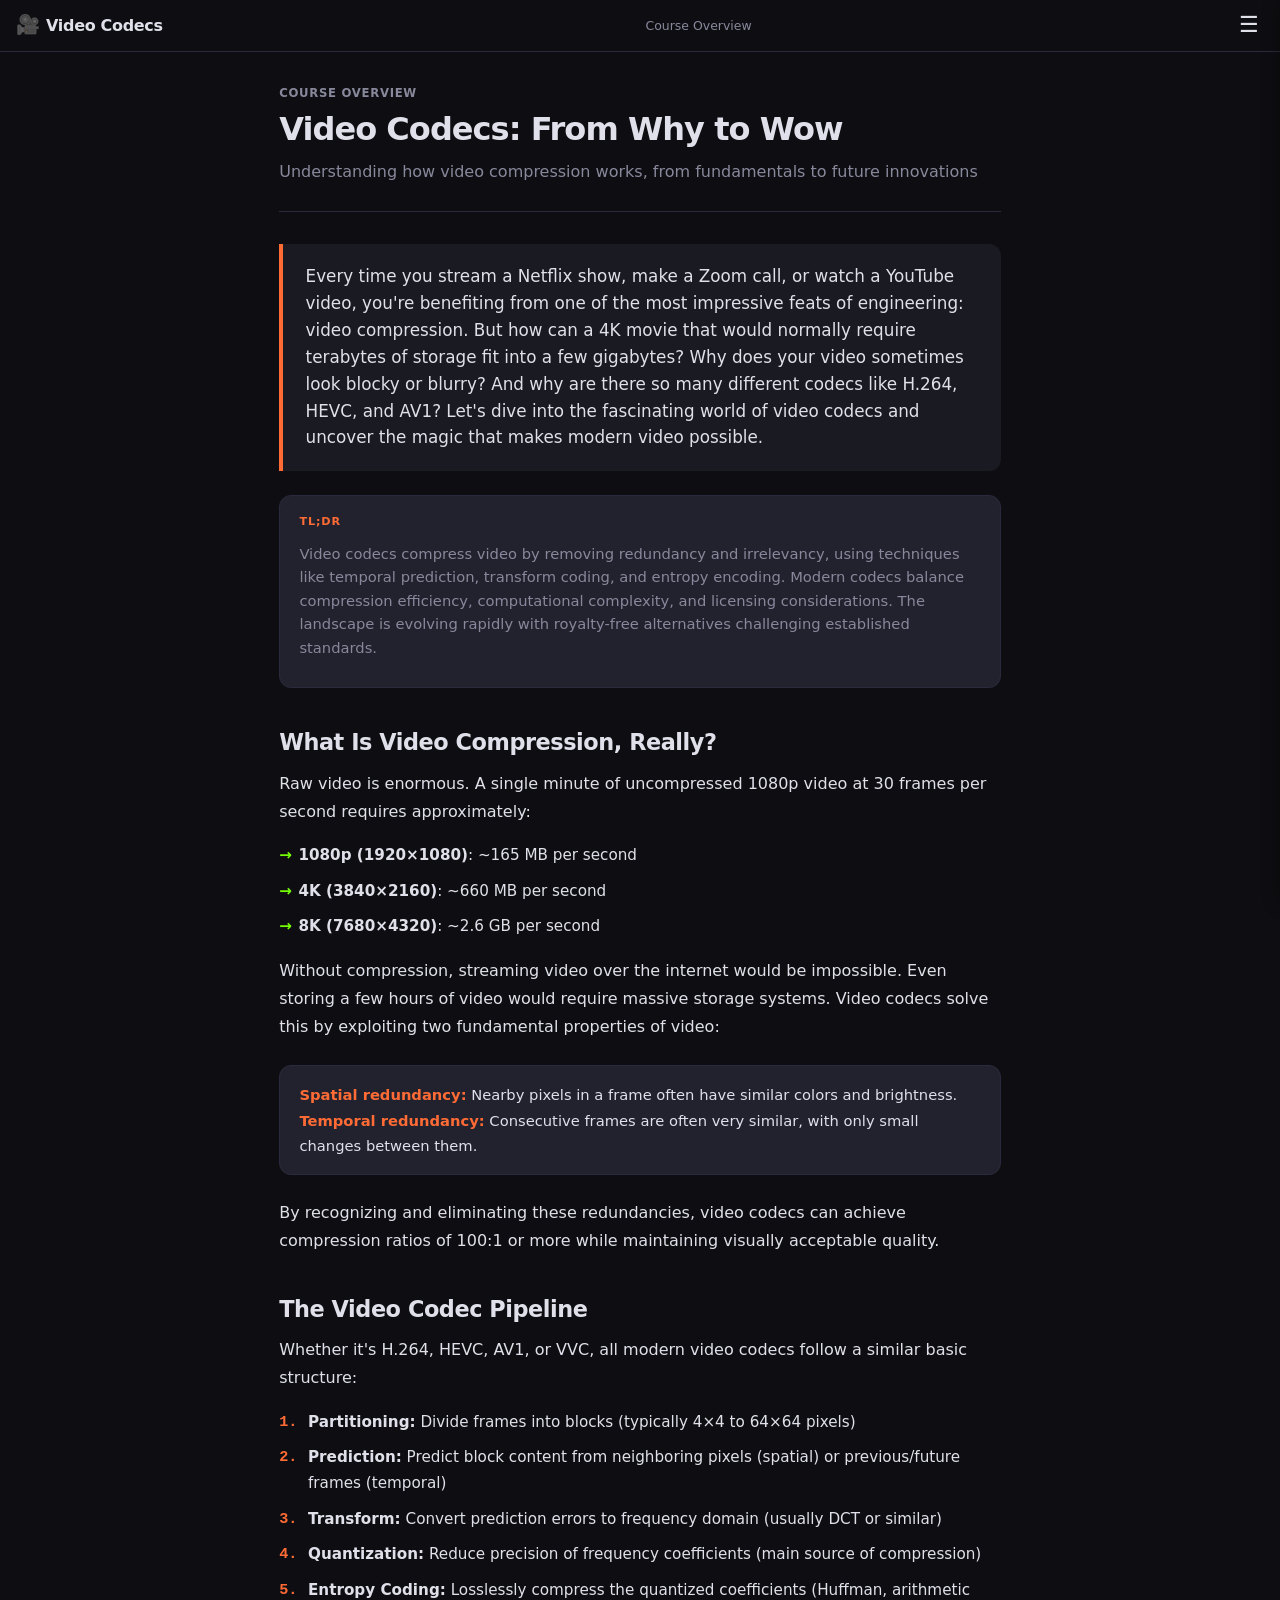
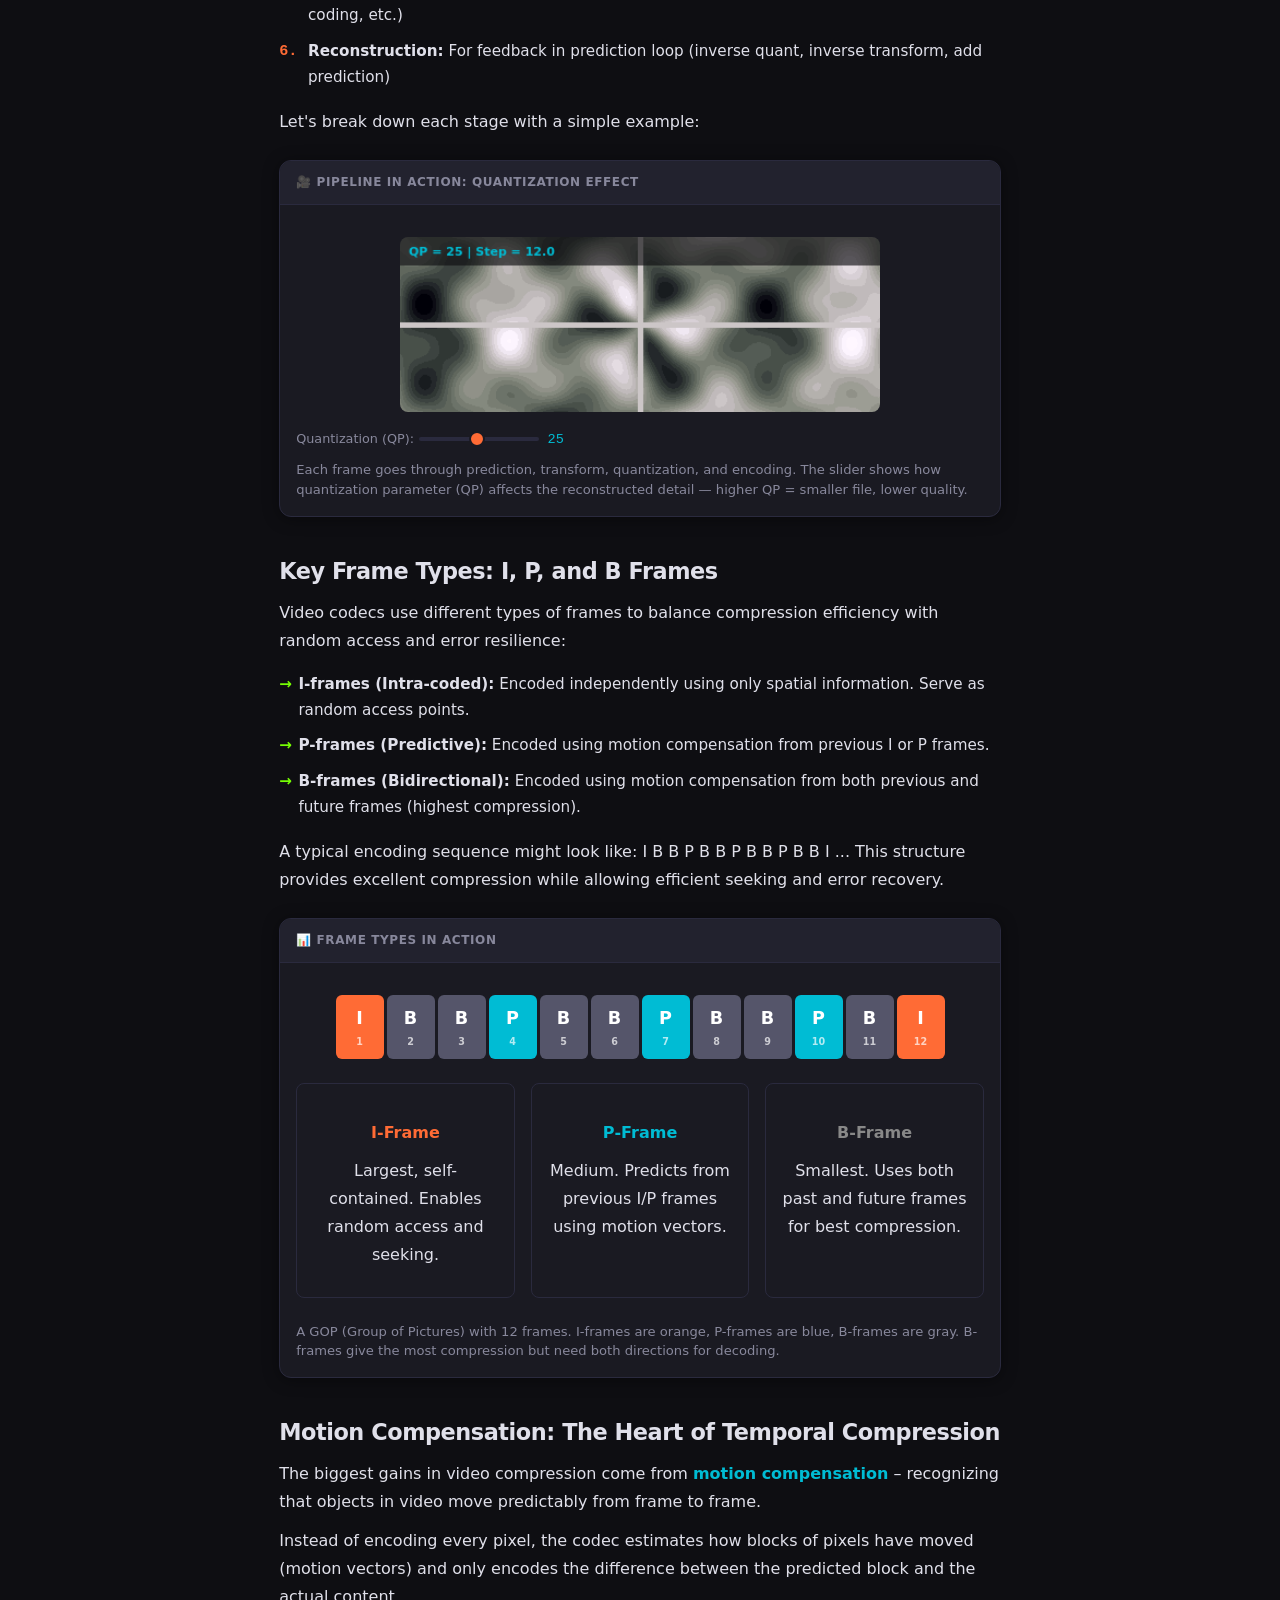
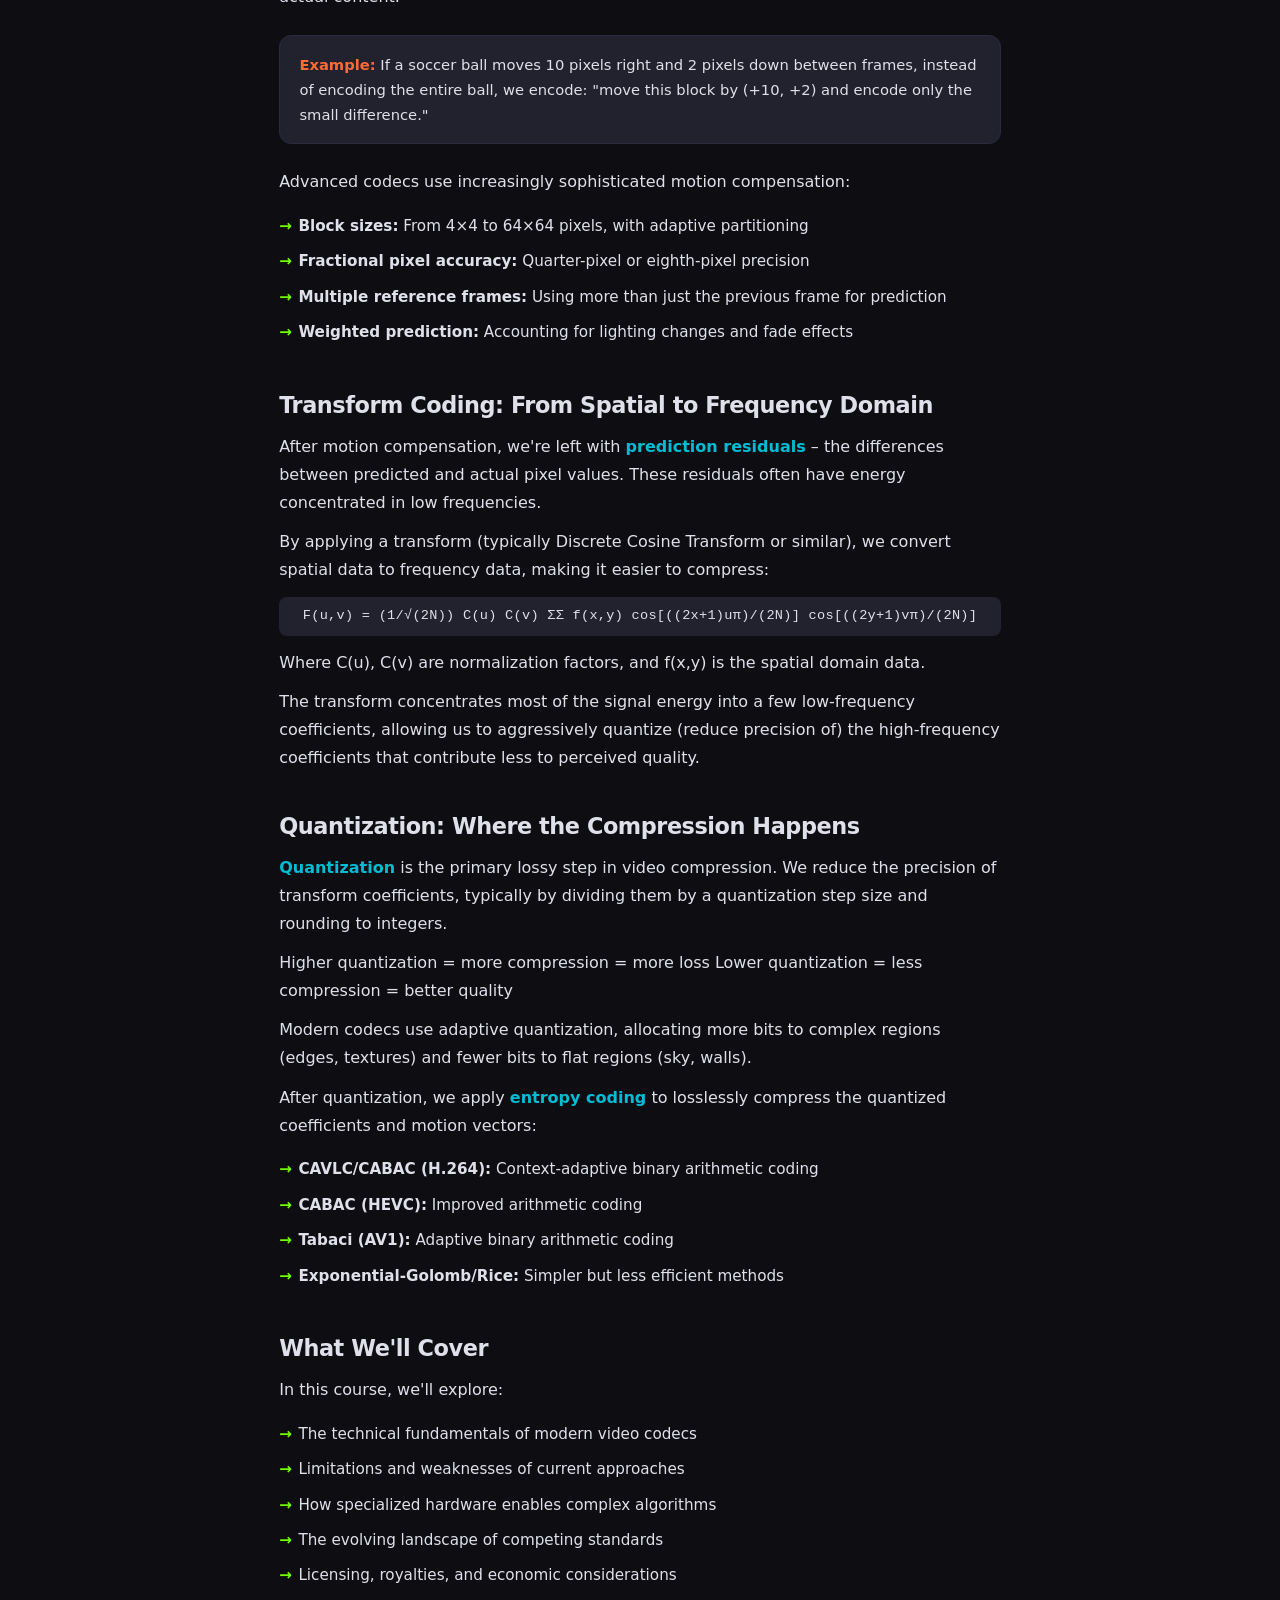
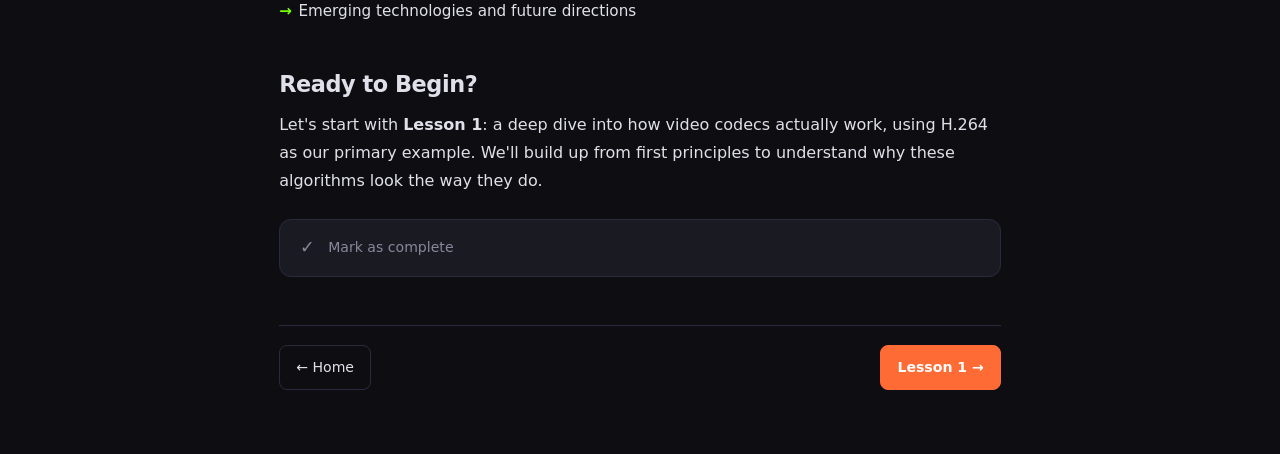
<file: index.html>
<!DOCTYPE html>
<html lang="en">
<head>
<meta charset="UTF-8">
<meta name="viewport" content="width=device-width, initial-scale=1.0">
<title>Video Codecs: From Why to Wow</title>
<link rel="stylesheet" href="assets/style.css">
<style>
  /* Additional styles for video codecs course */
  .demo-video {
    width: 100%;
    max-width: 480px;
    background: var(--bg-card);
    border-radius: var(--radius-sm);
    overflow: hidden;
    margin: 1rem auto;
  }
  .demo-video canvas {
    display: block;
    touch-action: manipulation;
    aspect-ratio: 440 / 160;
  }
  .frame-strip {
    display: flex;
    gap: 3px;
    justify-content: center;
    margin: 1rem 0;
    flex-wrap: wrap;
  }
  .frame-block {
    width: 48px;
    height: 64px;
    border-radius: 6px;
    display: flex;
    flex-direction: column;
    align-items: center;
    justify-content: center;
    font-weight: 700;
    font-size: 0.75rem;
    color: #fff;
    position: relative;
  }
  .frame-block .frame-letter { font-size: 1.1rem; font-weight: 800; }
  .frame-block .frame-num { font-size: 0.6rem; opacity: 0.7; }
  .frame-block.i-frame { background: #ff6b35; }
  .frame-block.p-frame { background: #00bcd4; }
  .frame-block.b-frame { background: #55556a; }
  .frame-block .mv-arrow {
    position: absolute;
    top: -8px;
    font-size: 0.5rem;
    color: rgba(255,255,255,0.5);
  }
  .frame-block .mv-arrow.bwd {
    top: auto;
    bottom: -8px;
  }
  .codec-comparison {
    display: grid;
    grid-template-columns: repeat(auto-fit, minmax(200px, 1fr));
    gap: 1rem;
    margin: 1.5rem 0;
  }
  .codec-card {
    background: var(--bg-card);
    border: 1px solid var(--border);
    border-radius: var(--radius-sm);
    padding: 1rem;
    text-align: center;
  }
  .codec-card h3 {
    color: var(--accent2);
    margin-bottom: 0.5rem;
  }
  .bitrate-chart {
    height: 200px;
    background: var(--bg-accent);
    border-radius: var(--radius-sm);
    margin: 1rem 0;
    position: relative;
    overflow: hidden;
  }
</style>
</head>
<body data-course="video-codecs">

<!-- Navigation -->
<nav class="top-nav">
  <a href="index.html" class="nav-brand">
    <span class="emoji">🎥</span> Video Codecs
  </a>
  <span class="nav-lesson">Course Overview</span>
  <button class="menu-btn" aria-label="Lessons">☰</button>
</nav>

<!-- Lesson Drawer -->
<div class="drawer-overlay"></div>
<aside class="lesson-drawer">
  <div class="drawer-header">
    <h3>Course Syllabus</h3>
    <button class="drawer-close">✕</button>
  </div>
  <ul class="lesson-list">
    <li><a href="index.html"><span class="lesson-num">🏠</span>Home</a></li>
    <li><a href="lesson1.html" class="active"><span class="lesson-num">01</span> How Video Codecs Work <span class="lesson-check" data-lesson="1">✓</span></a></li>
    <li><a href="lesson2.html"><span class="lesson-num">02</span> Weaknesses of Existing Codecs <span class="lesson-check" data-lesson="2">✓</span></a></li>
    <li><a href="lesson3.html"><span class="lesson-num">03</span> Hardware & Codec Interplay <span class="lesson-check" data-lesson="3">✓</span></a></li>
    <li><a href="lesson4.html"><span class="lesson-num">04</span> Modern Codec Landscape <span class="lesson-check" data-lesson="4">✓</span></a></li>
    <li><a href="lesson5.html"><span class="lesson-num">05</span> Licensing & Economics <span class="lesson-check" data-lesson="5">✓</span></a></li>
    <li><a href="lesson6.html"><span class="lesson-num">06</span> Future Directions <span class="lesson-check" data-lesson="6">✓</span></a></li>
  </ul>
  <div class="progress-bar"><div class="progress-bar-fill" style="width:0%"></div></div>
</aside>

<!-- Main Content -->
<main class="container">

  <header class="lesson-header">
    <div class="lesson-meta">Course Overview</div>
    <h1>Video Codecs: From Why to Wow</h1>
    <p class="lesson-subtitle">Understanding how video compression works, from fundamentals to future innovations</p>
  </header>

  <div class="story-hook">
    Every time you stream a Netflix show, make a Zoom call, or watch a YouTube video, you're benefiting from one of the most impressive feats of engineering: video compression. But how can a 4K movie that would normally require terabytes of storage fit into a few gigabytes? Why does your video sometimes look blocky or blurry? And why are there so many different codecs like H.264, HEVC, and AV1? Let's dive into the fascinating world of video codecs and uncover the magic that makes modern video possible.
  </div>

  <div class="tldr">
    <div class="tldr-label">TL;DR</div>
    <p>Video codecs compress video by removing redundancy and irrelevancy, using techniques like temporal prediction, transform coding, and entropy encoding. Modern codecs balance compression efficiency, computational complexity, and licensing considerations. The landscape is evolving rapidly with royalty-free alternatives challenging established standards.</p>
  </div>

  <!-- SECTION 1: What Is Video Compression? -->
  <h2>What Is Video Compression, Really?</h2>

  <p>
    Raw video is enormous. A single minute of uncompressed 1080p video at 30 frames per second requires approximately:
  </p>

  <ul class="content-list">
    <li><strong>1080p (1920×1080)</strong>: ~165 MB per second</li>
    <li><strong>4K (3840×2160)</strong>: ~660 MB per second</li>
    <li><strong>8K (7680×4320)</strong>: ~2.6 GB per second</li>
  </ul>

  <p>
    Without compression, streaming video over the internet would be impossible. Even storing a few hours of video would require massive storage systems. Video codecs solve this by exploiting two fundamental properties of video:
  </p>

  <div class="callout">
    <strong>Spatial redundancy:</strong> Nearby pixels in a frame often have similar colors and brightness.<br>
    <strong>Temporal redundancy:</strong> Consecutive frames are often very similar, with only small changes between them.
  </div>

  <p>
    By recognizing and eliminating these redundancies, video codecs can achieve compression ratios of 100:1 or more while maintaining visually acceptable quality.
  </p>

  <!-- SECTION 2: How Video Codecs Work -->
  <h2>The Video Codec Pipeline</h2>

  <p>
    Whether it's H.264, HEVC, AV1, or VVC, all modern video codecs follow a similar basic structure:
  </p>

  <ol class="content-list">
    <li><strong>Partitioning:</strong> Divide frames into blocks (typically 4×4 to 64×64 pixels)</li>
    <li><strong>Prediction:</strong> Predict block content from neighboring pixels (spatial) or previous/future frames (temporal)</li>
    <li><strong>Transform:</strong> Convert prediction errors to frequency domain (usually DCT or similar)</li>
    <li><strong>Quantization:</strong> Reduce precision of frequency coefficients (main source of compression)</li>
    <li><strong>Entropy Coding:</strong> Losslessly compress the quantized coefficients (Huffman, arithmetic coding, etc.)</li>
    <li><strong>Reconstruction:</strong> For feedback in prediction loop (inverse quant, inverse transform, add prediction)</li>
  </ol>

  <p>
    Let's break down each stage with a simple example:
  </p>

  <div class="widget">
    <div class="widget-header">🎥 Pipeline in Action: Quantization Effect</div>
    <div class="widget-body">
      <div class="demo-video">
        <canvas id="pipeline-demo" width="440" height="160" style="width:100%;min-height:120px;"></canvas>
      </div>
      <div class="widget-controls">
        <label>Quantization (QP):
          <input type="range" id="pipeline-qp" min="1" max="51" value="25">
          <span class="value-display" id="pipeline-qp-display">25</span>
        </label>
      </div>
      <p class="widget-desc">
        Each frame goes through prediction, transform, quantization, and encoding. The slider shows how quantization parameter (QP) affects the reconstructed detail — higher QP = smaller file, lower quality.
      </p>
    </div>
  </div>

  <!-- SECTION 3: Key Frame Types -->
  <h2>Key Frame Types: I, P, and B Frames</h2>

  <p>
    Video codecs use different types of frames to balance compression efficiency with random access and error resilience:
  </p>

  <ul class="content-list">
    <li><strong>I-frames (Intra-coded):</strong> Encoded independently using only spatial information. Serve as random access points.</li>
    <li><strong>P-frames (Predictive):</strong> Encoded using motion compensation from previous I or P frames.</li>
    <li><strong>B-frames (Bidirectional):</strong> Encoded using motion compensation from both previous and future frames (highest compression).</li>
  </ul>

  <p>
    A typical encoding sequence might look like: I B B P B B P B B P B B I ...
    This structure provides excellent compression while allowing efficient seeking and error recovery.
  </p>

  <div class="widget">
    <div class="widget-header">📊 Frame Types in Action</div>
    <div class="widget-body">
      <div class="frame-strip" id="frame-strip">
        <div class="frame-block i-frame">
          <span class="frame-letter">I</span>
          <span class="frame-num">1</span>
        </div>
        <div class="frame-block b-frame">
          <span class="frame-letter">B</span>
          <span class="frame-num">2</span>
        </div>
        <div class="frame-block b-frame">
          <span class="frame-letter">B</span>
          <span class="frame-num">3</span>
        </div>
        <div class="frame-block p-frame">
          <span class="frame-letter">P</span>
          <span class="frame-num">4</span>
        </div>
        <div class="frame-block b-frame">
          <span class="frame-letter">B</span>
          <span class="frame-num">5</span>
        </div>
        <div class="frame-block b-frame">
          <span class="frame-letter">B</span>
          <span class="frame-num">6</span>
        </div>
        <div class="frame-block p-frame">
          <span class="frame-letter">P</span>
          <span class="frame-num">7</span>
        </div>
        <div class="frame-block b-frame">
          <span class="frame-letter">B</span>
          <span class="frame-num">8</span>
        </div>
        <div class="frame-block b-frame">
          <span class="frame-letter">B</span>
          <span class="frame-num">9</span>
        </div>
        <div class="frame-block p-frame">
          <span class="frame-letter">P</span>
          <span class="frame-num">10</span>
        </div>
        <div class="frame-block b-frame">
          <span class="frame-letter">B</span>
          <span class="frame-num">11</span>
        </div>
        <div class="frame-block i-frame">
          <span class="frame-letter">I</span>
          <span class="frame-num">12</span>
        </div>
      </div>
      <div class="codec-comparison">
        <div class="codec-card">
          <h4 style="color:#ff6b35;">I‑Frame</h4>
          <p>Largest, self-contained. Enables random access and seeking.</p>
        </div>
        <div class="codec-card">
          <h4 style="color:#00bcd4;">P‑Frame</h4>
          <p>Medium. Predicts from previous I/P frames using motion vectors.</p>
        </div>
        <div class="codec-card">
          <h4 style="color:#888;">B‑Frame</h4>
          <p>Smallest. Uses both past and future frames for best compression.</p>
        </div>
      </div>
      <p class="widget-desc">
        A GOP (Group of Pictures) with 12 frames. I-frames are orange, P-frames are blue, B-frames are gray. B-frames give the most compression but need both directions for decoding.
      </p>
    </div>
  </div>

  <!-- SECTION 4: Motion Compensation -->
  <h2>Motion Compensation: The Heart of Temporal Compression</h2>

  <p>
    The biggest gains in video compression come from <span class="key-term">motion compensation</span> – recognizing that objects in video move predictably from frame to frame.
  </p>

  <p>
    Instead of encoding every pixel, the codec estimates how blocks of pixels have moved (motion vectors) and only encodes the difference between the predicted block and the actual content.
  </p>

  <div class="callout">
    <strong>Example:</strong> If a soccer ball moves 10 pixels right and 2 pixels down between frames, instead of encoding the entire ball, we encode: "move this block by (+10, +2) and encode only the small difference."
  </div>

  <p>
    Advanced codecs use increasingly sophisticated motion compensation:
  </p>

  <ul class="content-list">
    <li><strong>Block sizes:</strong> From 4×4 to 64×64 pixels, with adaptive partitioning</li>
    <li><strong>Fractional pixel accuracy:</strong> Quarter-pixel or eighth-pixel precision</li>
    <li><strong>Multiple reference frames:</strong> Using more than just the previous frame for prediction</li>
    <li><strong>Weighted prediction:</strong> Accounting for lighting changes and fade effects</li>
  </ul>

  <!-- SECTION 5: Transform Coding -->
  <h2>Transform Coding: From Spatial to Frequency Domain</h2>

  <p>
    After motion compensation, we're left with <span class="key-term">prediction residuals</span> – the differences between predicted and actual pixel values. These residuals often have energy concentrated in low frequencies.
  </p>

  <p>
    By applying a transform (typically Discrete Cosine Transform or similar), we convert spatial data to frequency data, making it easier to compress:
  </p>

  <div class="formula">
    F(u,v) = (1/√(2N)) C(u) C(v) ΣΣ f(x,y) cos[((2x+1)uπ)/(2N)] cos[((2y+1)vπ)/(2N)]
  </div>

  <p>
    Where C(u), C(v) are normalization factors, and f(x,y) is the spatial domain data.
  </p>

  <p>
    The transform concentrates most of the signal energy into a few low-frequency coefficients, allowing us to aggressively quantize (reduce precision of) the high-frequency coefficients that contribute less to perceived quality.
  </p>

  <!-- SECTION 6: Quantization and Entropy Coding -->
  <h2>Quantization: Where the Compression Happens</h2>

  <p>
    <span class="key-term">Quantization</span> is the primary lossy step in video compression. We reduce the precision of transform coefficients, typically by dividing them by a quantization step size and rounding to integers.
  </p>

  <p>
    Higher quantization = more compression = more loss
    Lower quantization = less compression = better quality
  </p>

  <p>
    Modern codecs use adaptive quantization, allocating more bits to complex regions (edges, textures) and fewer bits to flat regions (sky, walls).
  </p>

  <p>
    After quantization, we apply <span class="key-term">entropy coding</span> to losslessly compress the quantized coefficients and motion vectors:
  </p>

  <ul class="content-list">
    <li><strong>CAVLC/CABAC (H.264):</strong> Context-adaptive binary arithmetic coding</li>
    <li><strong>CABAC (HEVC):</strong> Improved arithmetic coding</li>
    <li><strong>Tabaci (AV1):</strong> Adaptive binary arithmetic coding</li>
    <li><strong>Exponential-Golomb/Rice:</strong> Simpler but less efficient methods</li>
  </ul>

  <!-- SECTION 7: Looking Ahead -->
  <h2>What We'll Cover</h2>

  <p>In this course, we'll explore:</p>

  <ul class="content-list">
    <li>The technical fundamentals of modern video codecs</li>
    <li>Limitations and weaknesses of current approaches</li>
    <li>How specialized hardware enables complex algorithms</li>
    <li>The evolving landscape of competing standards</li>
    <li>Licensing, royalties, and economic considerations</li>
    <li>Emerging technologies and future directions</li>
  </ul>

  <h2>Ready to Begin?</h2>
  <p>
    Let's start with <strong>Lesson 1</strong>: a deep dive into how video codecs actually work, using H.264 as our primary example. We'll build up from first principles to understand why these algorithms look the way they do.
  </p>

  <!-- Completion -->
  <div class="completion-box">
    <span class="check-icon">✓</span>
    <span class="check-text">Mark as complete</span>
  </div>

  <!-- Bottom Navigation -->
  <div class="lesson-nav-bottom">
    <a href="index.html" class="nav-btn">← Home</a>
    <a href="lesson1.html" class="nav-btn next">Lesson 1 →</a>
  </div>

</main>

<script src="assets/nav.js"></script>
<script src="assets/codec-demo.js"></script>
<script>
// === Video Codecs Course: Shared Elements ===

document.addEventListener('DOMContentLoaded', () => {
  console.log('🎥 Video Codecs Course: Loaded!');
  
  // Self-contained quantization demo (avoids DPR/putImageData issues)
  const qCanvas = document.getElementById('pipeline-demo');
  const qSlider = document.getElementById('pipeline-qp');
  const qDisplay = document.getElementById('pipeline-qp-display');
  
  function drawQuantDemo(qp) {
    if (!qCanvas) return;
    const qCtx = qCanvas.getContext('2d');
    const W = 440, H = 160;
    qCanvas.width = W;
    qCanvas.height = H;
    
    const qStep = Math.max(1, qp * 0.4 + 2);
    const cx = W / 2, cy = H / 2;
    
    // Draw pixel by pixel using fillRect
    for (let y = 0; y < H; y += 1) {
      for (let x = 0; x < W; x += 1) {
        const dist = Math.sqrt((x - cx) ** 2 + (y - cy) ** 2);
        const angle = Math.atan2(y - cy, x - cx);
        let orig = 128 + 100 * Math.sin(dist * 0.04) * Math.cos(angle * 3);
        orig += 40 * (Math.sin(x * 0.08) * Math.sin(y * 0.08));
        if (Math.abs(x - cx) < 3 || Math.abs(y - cy) < 3) orig = 200;
        
        let quantized = Math.round(orig / qStep) * qStep;
        quantized = Math.max(0, Math.min(255, quantized));
        
        const band = Math.floor(quantized / (qStep * 2));
        const r = quantized;
        const g = Math.max(0, Math.min(255, quantized + Math.sin(band * 0.5) * 8));
        const b = Math.max(0, Math.min(255, quantized + Math.cos(band * 0.5) * 8));
        
        qCtx.fillStyle = 'rgb(' + r + ',' + g + ',' + b + ')';
        qCtx.fillRect(x, y, 1, 1);
      }
    }
    
    // Overlay info
    qCtx.fillStyle = 'rgba(14,14,18,0.65)';
    qCtx.fillRect(0, 0, W, 26);
    qCtx.fillStyle = '#00bcd4';
    qCtx.font = 'bold 11px system-ui, sans-serif';
    qCtx.textAlign = 'left';
    qCtx.fillText('QP = ' + qp + ' | Step = ' + qStep.toFixed(1), 8, 17);
  }
  
  if (qCanvas && qSlider) {
    drawQuantDemo(parseInt(qSlider.value) || 25);
    if (qDisplay) qDisplay.textContent = qSlider.value;
    qSlider.addEventListener('input', function() {
      const val = parseInt(this.value);
      if (qDisplay) qDisplay.textContent = val;
      drawQuantDemo(val);
    });
  }
  
  // Legacy fallback
  if (typeof QuantDemo !== 'undefined' && (!qCanvas || !qSlider)) {
    QuantDemo.init('pipeline-demo', 'pipeline-qp', 'pipeline-qp-display');
  }
  
  // Frame type cards — colored blocks (CSS-only, no JS needed)
  console.log('✅ Index page demos initialized');
});
</script>
</body>
</html>
</file>
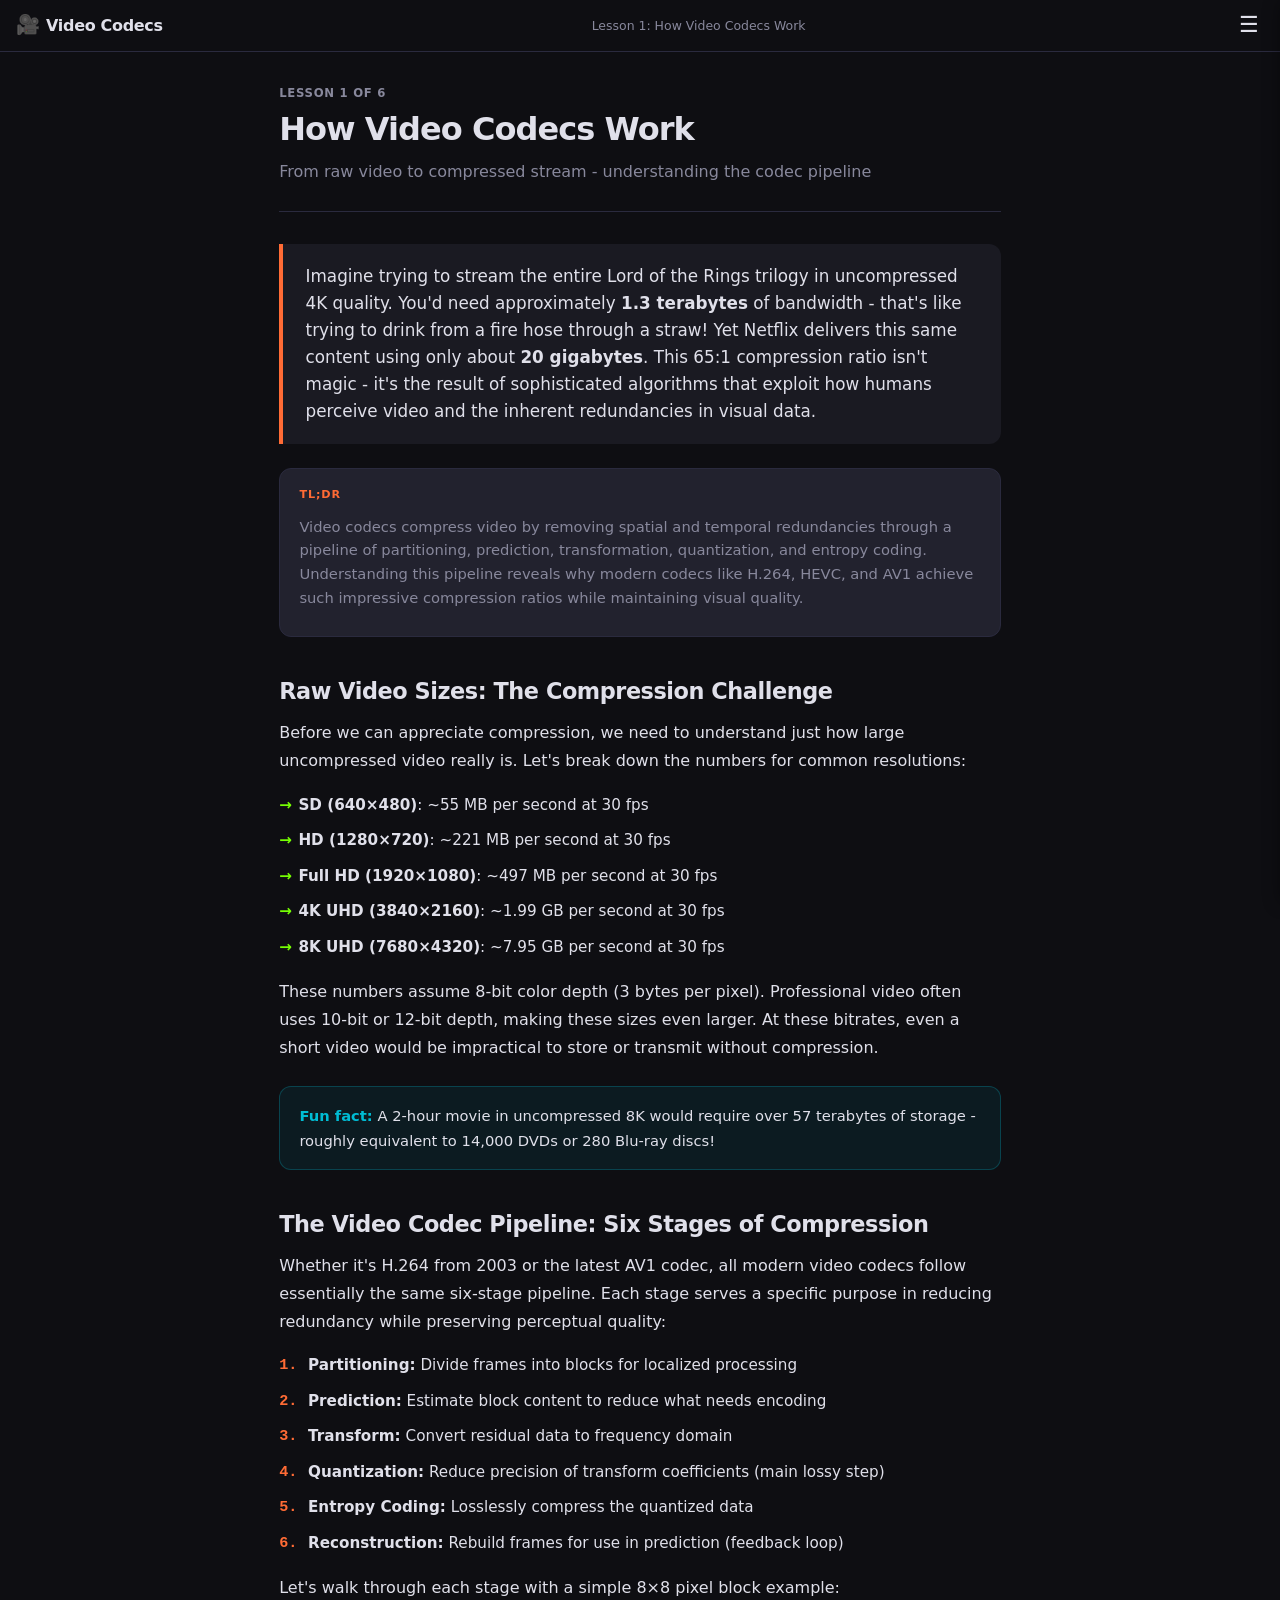
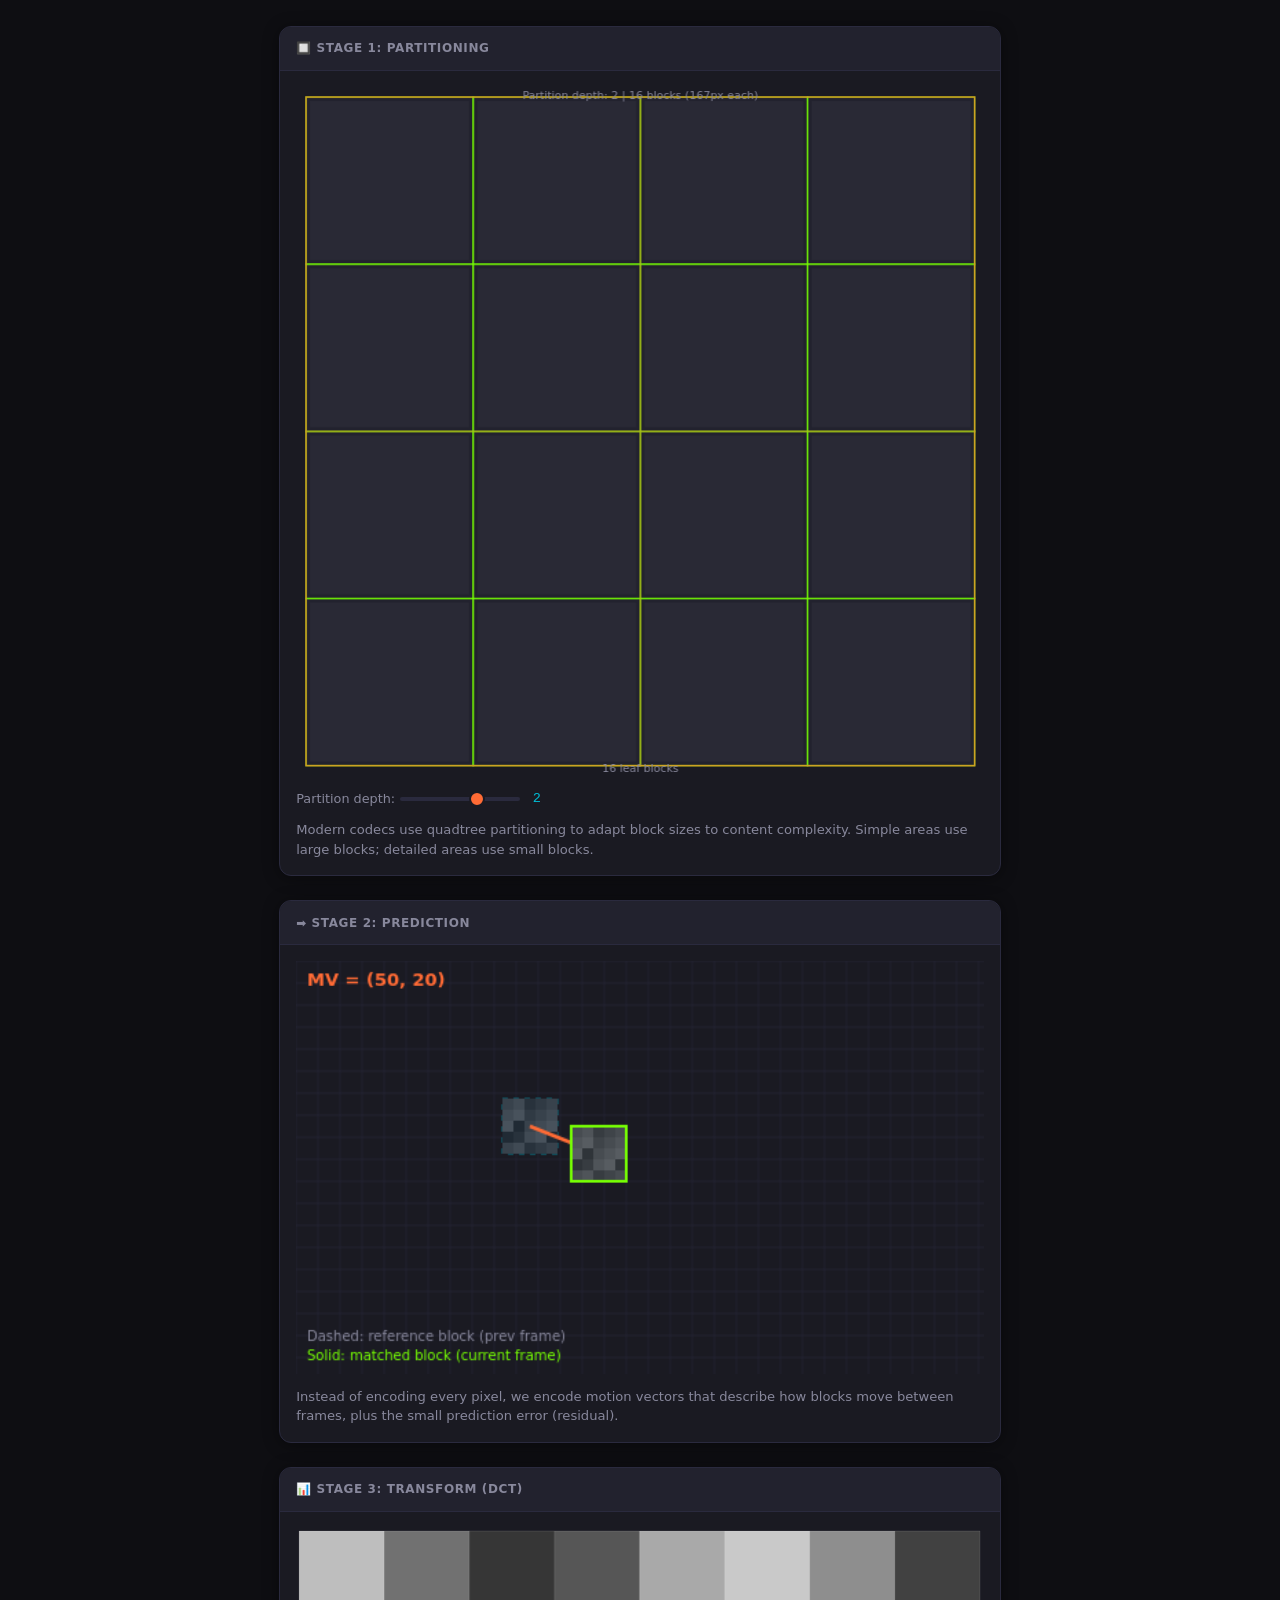
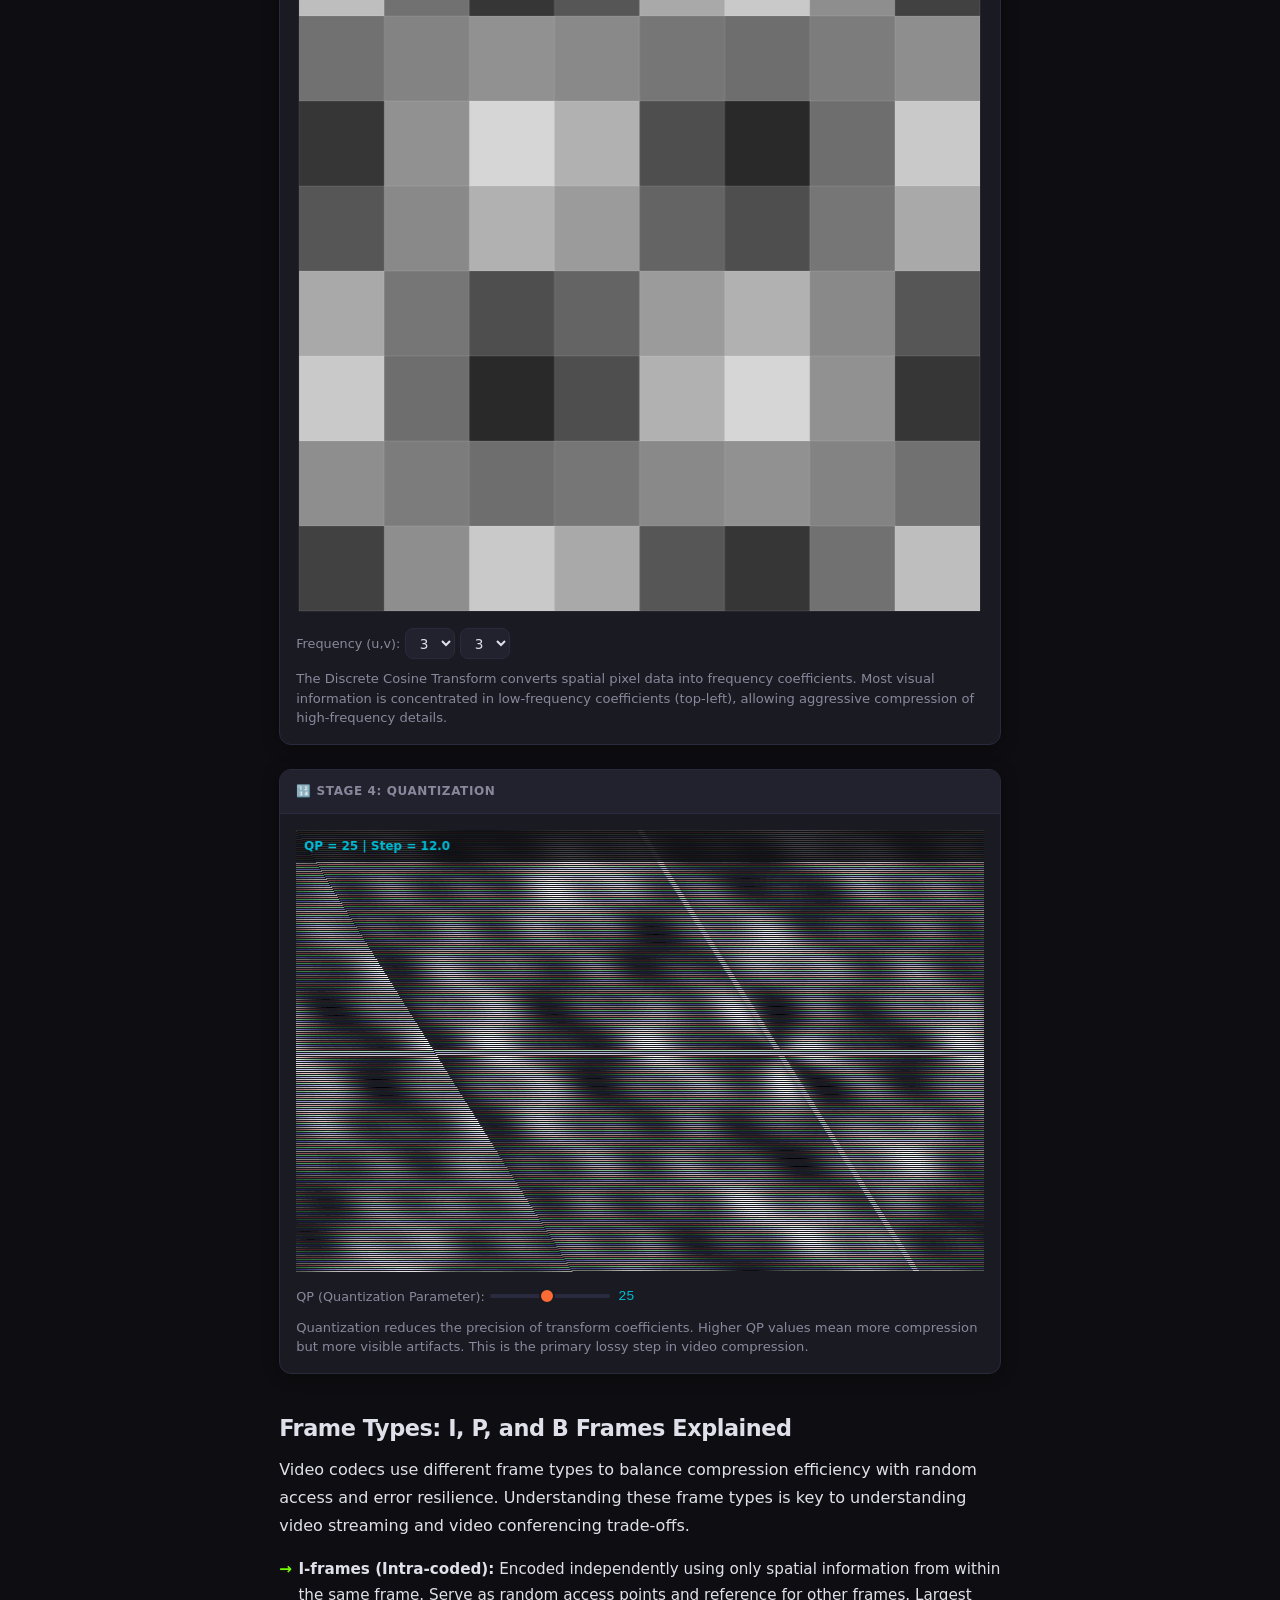
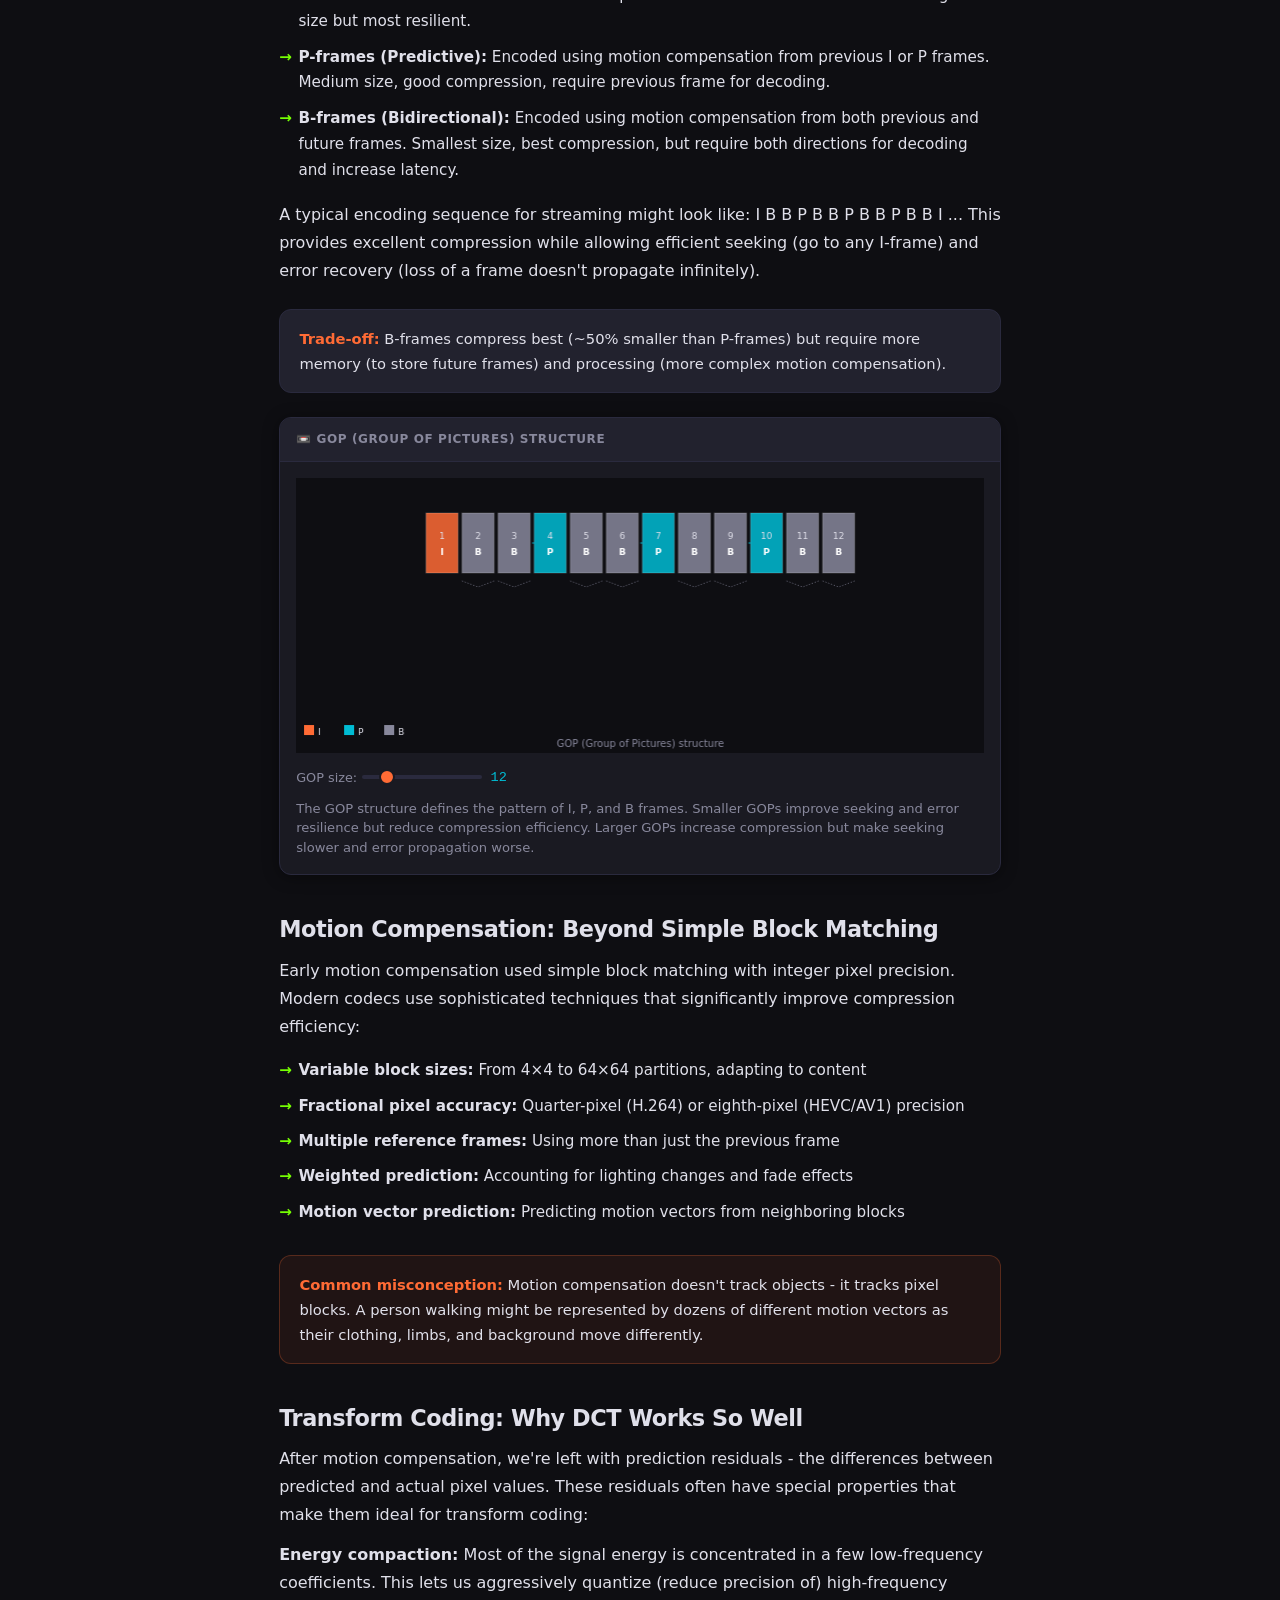
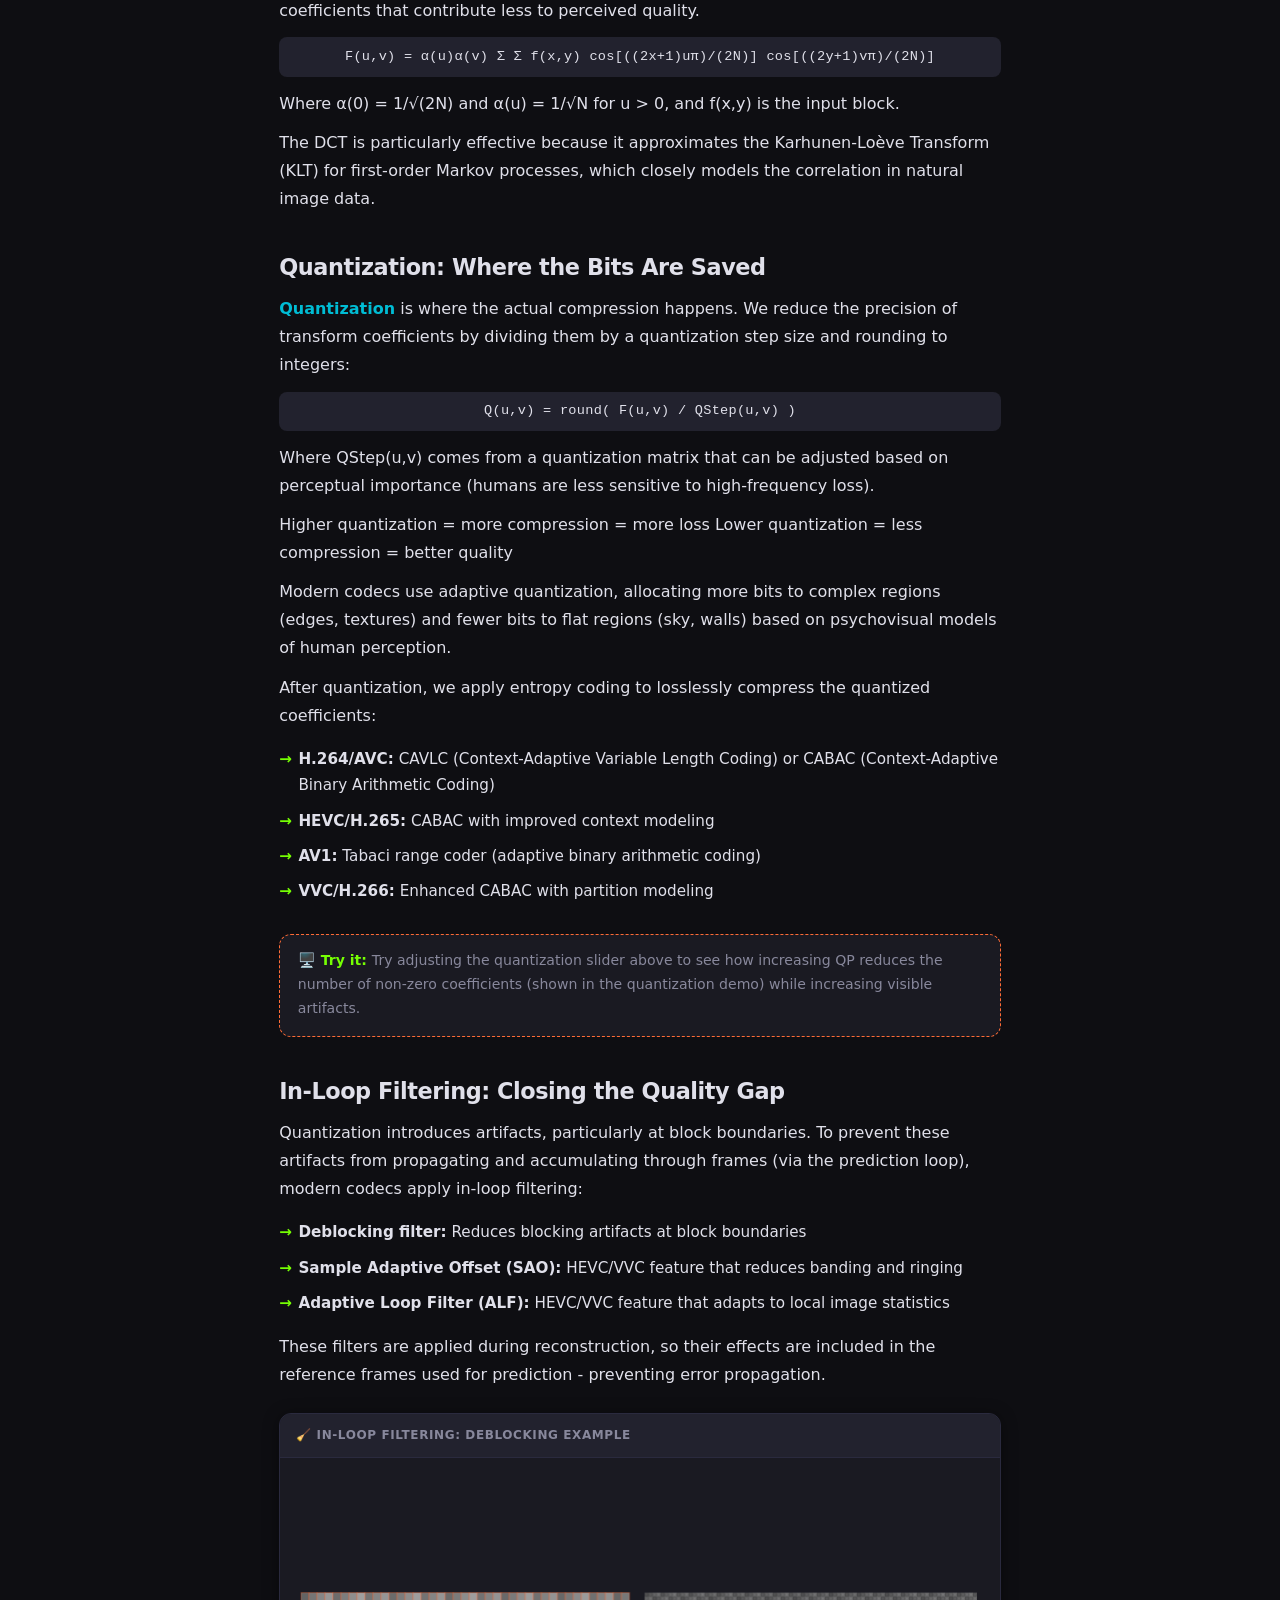
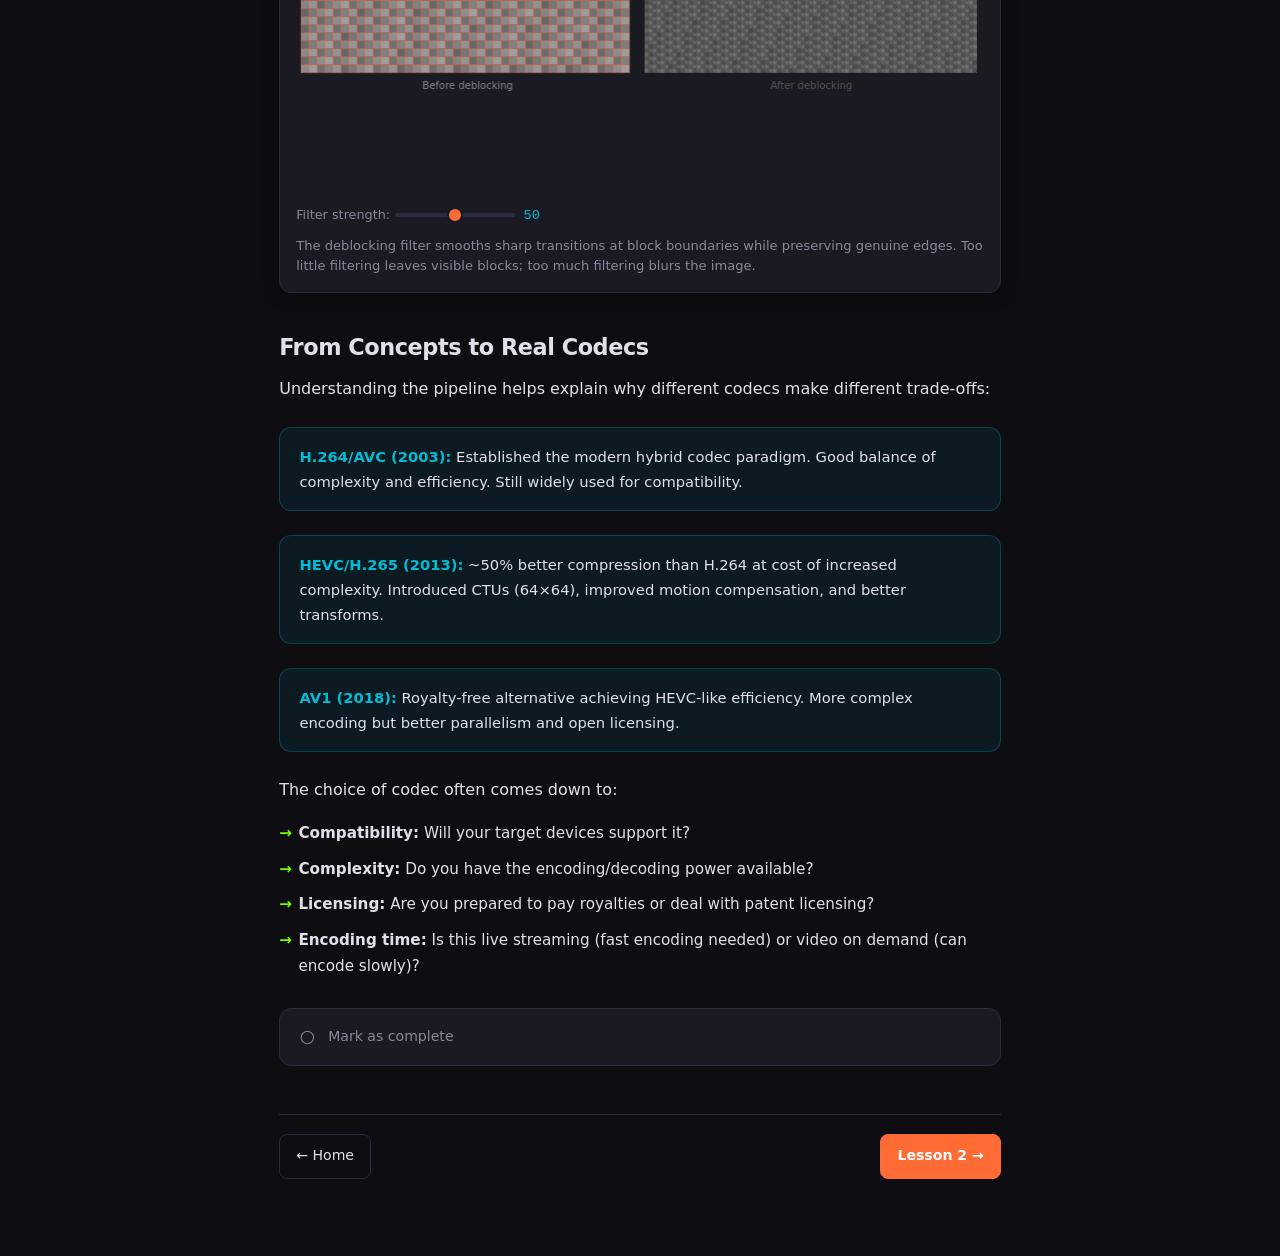
<file: lesson1.html>
<!DOCTYPE html>
<html lang="en">
<head>
<meta charset="UTF-8">
<meta name="viewport" content="width=device-width, initial-scale=1.0">
<title>How Video Codecs Work - Video Codecs Course</title>
<link rel="stylesheet" href="assets/style.css">
</head>
<body data-lesson="1">

<!-- Navigation -->
<nav class="top-nav">
  <a href="index.html" class="nav-brand">
    <span class="emoji">🎥</span> Video Codecs
  </a>
  <span class="nav-lesson">Lesson 1: How Video Codecs Work</span>
  <button class="menu-btn" aria-label="Lessons">☰</button>
</nav>

<!-- Lesson Drawer -->
<div class="drawer-overlay"></div>
<aside class="lesson-drawer">
  <div class="drawer-header">
    <h3>Course Syllabus</h3>
    <button class="drawer-close">✕</button>
  </div>
  <ul class="lesson-list">
    <li><a href="index.html"><span class="lesson-num">🏠</span>Home</a></li>
    <li><a href="lesson1.html" class="active"><span class="lesson-num">01</span> How Video Codecs Work <span class="lesson-check" data-lesson="1">○</span></a></li>
    <li><a href="lesson2.html"><span class="lesson-num">02</span> Weaknesses of Existing Codecs <span class="lesson-check" data-lesson="2">✓</span></a></li>
    <li><a href="lesson3.html"><span class="lesson-num">03</span> Hardware & Codec Interplay <span class="lesson-check" data-lesson="3">✓</span></a></li>
    <li><a href="lesson4.html"><span class="lesson-num">04</span> Modern Codec Landscape <span class="lesson-check" data-lesson="4">✓</span></a></li>
    <li><a href="lesson5.html"><span class="lesson-num">05</span> Licensing & Economics <span class="lesson-check" data-lesson="5">✓</span></a></li>
    <li><a href="lesson6.html"><span class="lesson-num">06</span> Future Directions <span class="lesson-check" data-lesson="6">✓</span></a></li>
  </ul>
  <div class="progress-bar"><div class="progress-bar-fill" style="width:16%"></div></div>
</aside>

<!-- Main Content -->
<main class="container">

  <header class="lesson-header">
    <div class="lesson-meta">Lesson 1 of 6</div>
    <h1>How Video Codecs Work</h1>
    <p class="lesson-subtitle">From raw video to compressed stream - understanding the codec pipeline</p>
  </header>

  <div class="story-hook">
    Imagine trying to stream the entire Lord of the Rings trilogy in uncompressed 4K quality. You'd need approximately <strong>1.3 terabytes</strong> of bandwidth - that's like trying to drink from a fire hose through a straw! Yet Netflix delivers this same content using only about <strong>20 gigabytes</strong>. This 65:1 compression ratio isn't magic - it's the result of sophisticated algorithms that exploit how humans perceive video and the inherent redundancies in visual data.
  </div>

  <div class="tldr">
    <div class="tldr-label">TL;DR</div>
    <p>Video codecs compress video by removing spatial and temporal redundancies through a pipeline of partitioning, prediction, transformation, quantization, and entropy coding. Understanding this pipeline reveals why modern codecs like H.264, HEVC, and AV1 achieve such impressive compression ratios while maintaining visual quality.</p>
  </div>

  <!-- SECTION 1: Raw Video Sizes -->
  <h2>Raw Video Sizes: The Compression Challenge</h2>

  <p>
    Before we can appreciate compression, we need to understand just how large uncompressed video really is. Let's break down the numbers for common resolutions:
  </p>

  <ul class="content-list">
    <li><strong>SD (640×480)</strong>: ~55 MB per second at 30 fps</li>
    <li><strong>HD (1280×720)</strong>: ~221 MB per second at 30 fps</li>
    <li><strong>Full HD (1920×1080)</strong>: ~497 MB per second at 30 fps</li>
    <li><strong>4K UHD (3840×2160)</strong>: ~1.99 GB per second at 30 fps</li>
    <li><strong>8K UHD (7680×4320)</strong>: ~7.95 GB per second at 30 fps</li>
  </ul>

  <p>
    These numbers assume 8-bit color depth (3 bytes per pixel). Professional video often uses 10-bit or 12-bit depth, making these sizes even larger. At these bitrates, even a short video would be impractical to store or transmit without compression.
  </p>

  <div class="callout-info">
    <strong>Fun fact:</strong> A 2-hour movie in uncompressed 8K would require over 57 terabytes of storage - roughly equivalent to 14,000 DVDs or 280 Blu-ray discs!
  </div>

  <!-- SECTION 2: Codec Pipeline Overview -->
  <h2>The Video Codec Pipeline: Six Stages of Compression</h2>

  <p>
    Whether it's H.264 from 2003 or the latest AV1 codec, all modern video codecs follow essentially the same six-stage pipeline. Each stage serves a specific purpose in reducing redundancy while preserving perceptual quality:
  </p>

  <ol class="content-list">
    <li><strong>Partitioning:</strong> Divide frames into blocks for localized processing</li>
    <li><strong>Prediction:</strong> Estimate block content to reduce what needs encoding</li>
    <li><strong>Transform:</strong> Convert residual data to frequency domain</li>
    <li><strong>Quantization:</strong> Reduce precision of transform coefficients (main lossy step)</li>
    <li><strong>Entropy Coding:</strong> Losslessly compress the quantized data</li>
    <li><strong>Reconstruction:</strong> Rebuild frames for use in prediction (feedback loop)</li>
  </ol>

  <p>
    Let's walk through each stage with a simple 8×8 pixel block example:
  </p>

  <!-- Widget: Partitioning Demo -->
  <div class="widget">
    <div class="widget-header">🔲 Stage 1: Partitioning</div>
    <div class="widget-body">
      <div style="text-align:center; margin-bottom:0.8rem;">
        <canvas id="partition-demo" width="200" height="200"></canvas>
      </div>
      <div class="widget-controls">
        <label>Partition depth:
          <input type="range" id="partition-slider" min="0" max="3" value="2">
          <span class="value-display" id="partition-display">2</span>
        </label>
      </div>
      <p class="widget-desc">
        Modern codecs use quadtree partitioning to adapt block sizes to content complexity. Simple areas use large blocks; detailed areas use small blocks.
      </p>
    </div>
  </div>

  <!-- Widget: Prediction Demo (Motion Vectors) -->
  <div class="widget">
    <div class="widget-header">➡️ Stage 2: Prediction</div>
    <div class="widget-body">
      <div style="text-align:center; margin-bottom:0.8rem;">
        <canvas id="motion-demo" width="280" height="200"></canvas>
      </div>
      <p class="widget-desc">
        Instead of encoding every pixel, we encode motion vectors that describe how blocks move between frames, plus the small prediction error (residual).
      </p>
    </div>
  </div>

  <!-- Widget: Transform Demo (DCT) -->
  <div class="widget">
    <div class="widget-header">📊 Stage 3: Transform (DCT)</div>
    <div class="widget-body">
      <div style="text-align:center; margin-bottom:0.8rem;">
        <canvas id="dct-demo" width="200" height="200"></canvas>
      </div>
      <div class="widget-controls">
        <label>Frequency (u,v):
          <select id="dct-u">
            <option value="0">0</option>
            <option value="1">1</option>
            <option value="2">2</option>
            <option value="3" selected>3</option>
          </select>
          <select id="dct-v">
            <option value="0">0</option>
            <option value="1">1</option>
            <option value="2">2</option>
            <option value="3" selected>3</option>
          </select>
        </label>
      </div>
      <p class="widget-desc">
        The Discrete Cosine Transform converts spatial pixel data into frequency coefficients. Most visual information is concentrated in low-frequency coefficients (top-left), allowing aggressive compression of high-frequency details.
      </p>
    </div>
  </div>

  <!-- Widget: Quantization Demo -->
  <div class="widget">
    <div class="widget-header">🔢 Stage 4: Quantization</div>
    <div class="widget-body">
      <div style="text-align:center; margin-bottom:0.8rem;">
        <canvas id="quant-demo" width="280" height="180"></canvas>
      </div>
      <div class="widget-controls">
        <label>QP (Quantization Parameter):
          <input type="range" id="quant-slider" min="1" max="51" value="25">
          <span class="value-display" id="quant-display">25</span>
        </label>
      </div>
      <p class="widget-desc">
        Quantization reduces the precision of transform coefficients. Higher QP values mean more compression but more visible artifacts. This is the primary lossy step in video compression.
      </p>
    </div>
  </div>

  <!-- SECTION 3: I/P/B Frame Types -->
  <h2>Frame Types: I, P, and B Frames Explained</h2>

  <p>
    Video codecs use different frame types to balance compression efficiency with random access and error resilience. Understanding these frame types is key to understanding video streaming and video conferencing trade-offs.
  </p>

  <div class="content-list">
    <li><strong>I-frames (Intra-coded):</strong> Encoded independently using only spatial information from within the same frame. Serve as random access points and reference for other frames. Largest size but most resilient.</li>
    <li><strong>P-frames (Predictive):</strong> Encoded using motion compensation from previous I or P frames. Medium size, good compression, require previous frame for decoding.</li>
    <li><strong>B-frames (Bidirectional):</strong> Encoded using motion compensation from both previous and future frames. Smallest size, best compression, but require both directions for decoding and increase latency.</li>
  </div>

  <p>
    A typical encoding sequence for streaming might look like: I B B P B B P B B P B B I ...
    This provides excellent compression while allowing efficient seeking (go to any I-frame) and error recovery (loss of a frame doesn't propagate infinitely).
  </p>

  <div class="callout">
    <strong>Trade-off:</strong> B-frames compress best (~50% smaller than P-frames) but require more memory (to store future frames) and processing (more complex motion compensation).
  </div>

  <!-- Widget: GOP Structure Demo -->
  <div class="widget">
    <div class="widget-header">📼 GOP (Group of Pictures) Structure</div>
    <div class="widget-body">
      <div style="text-align:center; margin-bottom:0.8rem;">
        <canvas id="gop-demo" width="300" height="120"></canvas>
      </div>
      <div class="widget-controls">
        <label>GOP size:
          <input type="range" id="gop-slider" min="8" max="32" value="12">
          <span class="value-display" id="gop-display">12</span>
        </label>
      </div>
      <p class="widget-desc">
        The GOP structure defines the pattern of I, P, and B frames. Smaller GOPs improve seeking and error resilience but reduce compression efficiency. Larger GOPs increase compression but make seeking slower and error propagation worse.
      </p>
    </div>
  </div>

  <!-- SECTION 4: Motion Compensation Deep Dive -->
  <h2>Motion Compensation: Beyond Simple Block Matching</h2>

  <p>
    Early motion compensation used simple block matching with integer pixel precision. Modern codecs use sophisticated techniques that significantly improve compression efficiency:
  </p>

  <ul class="content-list">
    <li><strong>Variable block sizes:</strong> From 4×4 to 64×64 partitions, adapting to content</li>
    <li><strong>Fractional pixel accuracy:</strong> Quarter-pixel (H.264) or eighth-pixel (HEVC/AV1) precision</li>
    <li><strong>Multiple reference frames:</strong> Using more than just the previous frame</li>
    <li><strong>Weighted prediction:</strong> Accounting for lighting changes and fade effects</li>
    <li><strong>Motion vector prediction:</strong> Predicting motion vectors from neighboring blocks</li>
  </ul>

  <div class="callout-warn">
    <strong>Common misconception:</strong> Motion compensation doesn't track objects - it tracks pixel blocks. A person walking might be represented by dozens of different motion vectors as their clothing, limbs, and background move differently.
  </div>

  <!-- SECTION 5: Transform Coding Details -->
  <h2>Transform Coding: Why DCT Works So Well</h2>

  <p>
    After motion compensation, we're left with prediction residuals - the differences between predicted and actual pixel values. These residuals often have special properties that make them ideal for transform coding:
  </p>

  <p>
    <strong>Energy compaction:</strong> Most of the signal energy is concentrated in a few low-frequency coefficients. This lets us aggressively quantize (reduce precision of) high-frequency coefficients that contribute less to perceived quality.
  </p>

  <div class="formula">
    F(u,v) = α(u)α(v) Σ Σ f(x,y) cos[((2x+1)uπ)/(2N)] cos[((2y+1)vπ)/(2N)]
  </div>

  <p>
    Where α(0) = 1/√(2N) and α(u) = 1/√N for u > 0, and f(x,y) is the input block.
  </p>

  <p>
    The DCT is particularly effective because it approximates the Karhunen-Loève Transform (KLT) for first-order Markov processes, which closely models the correlation in natural image data.
  </p>

  <!-- SECTION 6: Quantization and Entropy Coding -->
  <h2>Quantization: Where the Bits Are Saved</h2>

  <p>
    <span class="key-term">Quantization</span> is where the actual compression happens. We reduce the precision of transform coefficients by dividing them by a quantization step size and rounding to integers:
  </p>

  <div class="formula">
    Q(u,v) = round( F(u,v) / QStep(u,v) )
  </div>

  <p>
    Where QStep(u,v) comes from a quantization matrix that can be adjusted based on perceptual importance (humans are less sensitive to high-frequency loss).
  </p>

  <p>
    Higher quantization = more compression = more loss
    Lower quantization = less compression = better quality
  </p>

  <p>
    Modern codecs use adaptive quantization, allocating more bits to complex regions (edges, textures) and fewer bits to flat regions (sky, walls) based on psychovisual models of human perception.
  </p>

  <p>
    After quantization, we apply entropy coding to losslessly compress the quantized coefficients:
  </p>

  <ul class="content-list">
    <li><strong>H.264/AVC:</strong> CAVLC (Context-Adaptive Variable Length Coding) or CABAC (Context-Adaptive Binary Arithmetic Coding)</li>
    <li><strong>HEVC/H.265:</strong> CABAC with improved context modeling</li>
    <li><strong>AV1:</strong> Tabaci range coder (adaptive binary arithmetic coding)</li>
    <li><strong>VVC/H.266:</strong> Enhanced CABAC with partition modeling</li>
  </ul>

  <div class="experiment-callout">
    Try adjusting the quantization slider above to see how increasing QP reduces the number of non-zero coefficients (shown in the quantization demo) while increasing visible artifacts.
  </div>

  <!-- SECTION 7: In-Loop Filtering -->
  <h2>In-Loop Filtering: Closing the Quality Gap</h2>

  <p>
    Quantization introduces artifacts, particularly at block boundaries. To prevent these artifacts from propagating and accumulating through frames (via the prediction loop), modern codecs apply in-loop filtering:
  </p>

  <ul class="content-list">
    <li><strong>Deblocking filter:</strong> Reduces blocking artifacts at block boundaries</li>
    <li><strong>Sample Adaptive Offset (SAO):</strong> HEVC/VVC feature that reduces banding and ringing</li>
    <li><strong>Adaptive Loop Filter (ALF):</strong> HEVC/VVC feature that adapts to local image statistics</li>
  </p>

  <p>
    These filters are applied during reconstruction, so their effects are included in the reference frames used for prediction - preventing error propagation.
  </p>

  <!-- Widget: In-Loop Filter Demo -->
  <div class="widget">
    <div class="widget-header">🧹 In-Loop Filtering: Deblocking Example</div>
    <div class="widget-body">
      <div style="text-align:center; margin-bottom:0.8rem;">
        <canvas id="filter-demo" width="260" height="120"></canvas>
      </div>
      <div class="widget-controls">
        <label>Filter strength:
          <input type="range" id="filter-slider" min="0" max="100" value="50">
          <span class="value-display" id="filter-display">50</span>
        </label>
      </div>
      <p class="widget-desc">
        The deblocking filter smooths sharp transitions at block boundaries while preserving genuine edges. Too little filtering leaves visible blocks; too much filtering blurs the image.
      </p>
    </div>
  </div>

  <!-- SECTION 8: Putting It All Together -->
  <h2>From Concepts to Real Codecs</h2>

  <p>
    Understanding the pipeline helps explain why different codecs make different trade-offs:
  </p>

  <div class="callout-info">
    <strong>H.264/AVC (2003):</strong> Established the modern hybrid codec paradigm. Good balance of complexity and efficiency. Still widely used for compatibility.
  </div>

  <div class="callout-info">
    <strong>HEVC/H.265 (2013):</strong> ~50% better compression than H.264 at cost of increased complexity. Introduced CTUs (64×64), improved motion compensation, and better transforms.
  </div>

  <div class="callout-info">
    <strong>AV1 (2018):</strong> Royalty-free alternative achieving HEVC-like efficiency. More complex encoding but better parallelism and open licensing.
  </div>

  <p>
    The choice of codec often comes down to:
  </p>

  <ul class="content-list">
    <li><strong>Compatibility:</strong> Will your target devices support it?</li>
    <li><strong>Complexity:</strong> Do you have the encoding/decoding power available?</li>
    <li><strong>Licensing:</strong> Are you prepared to pay royalties or deal with patent licensing?</li>
    <li><strong>Encoding time:</strong> Is this live streaming (fast encoding needed) or video on demand (can encode slowly)?</li>
  </p>

  <!-- Completion -->
  <div class="completion-box">
    <span class="check-icon">○</span>
    <span class="check-text">Mark as complete</span>
  </div>

  <!-- Bottom Navigation -->
  <div class="lesson-nav-bottom">
    <a href="index.html" class="nav-btn">← Home</a>
    <a href="lesson2.html" class="nav-btn next">Lesson 2 →</a>
  </div>

</main>

<script src="assets/nav.js"></script>
<script src="assets/codec-demo.js"></script>
<script>
// === Lesson 1: Initialize Widgets ===

document.addEventListener('DOMContentLoaded', function() {
  console.log('🎥 Lesson 1: How Video Codecs Work - Initializing widgets...');
  
  // Initialize all the widgets for this lesson
  if (typeof PartitionDemo !== 'undefined') {
    PartitionDemo.init('partition-demo', 'partition-slider', 'partition-display');
  }
  
  if (typeof MotionVectorDemo !== 'undefined') {
    MotionVectorDemo.init('motion-demo', 'state-demo'); // Using state-demo as dummy for second param
  }
  
  if (typeof DCTDemo !== 'undefined') {
    // Initialize DCT basis visualization
    DCTDemo.drawBasis('dct-demo', 3, 3);
    
    // Add event listeners for DCT controls
    const uSelect = document.getElementById('dct-u');
    const vSelect = document.getElementById('dct-v');
    const dctCanvas = document.getElementById('dct-demo');
    
    function updateDCT() {
      const u = parseInt(uSelect.value);
      const v = parseInt(vSelect.value);
      DCTDemo.drawBasis('dct-demo', u, v);
    }
    
    uSelect.addEventListener('change', updateDCT);
    vSelect.addEventListener('change', updateDCT);
  }
  
  if (typeof QuantDemo !== 'undefined') {
    QuantDemo.init('quant-demo', 'quant-slider', 'quant-display');
  }
  
  if (typeof GOPDemo !== 'undefined') {
    GOPDemo.init('gop-demo', 'gop-slider', 'gop-display');
  }
  
  if (typeof FilterDemo !== 'undefined') {
    FilterDemo.init('filter-demo', 'filter-slider', 'filter-display');
  }
  
  console.log('✅ Lesson 1 widgets initialized!');
});

// Handle canvas resize events
document.addEventListener('canvas-resize', function() {
  // Reinitialize widgets on resize if needed
  console.log('📐 Canvas resize detected');
});
</script>
</body>
</html>
</file>
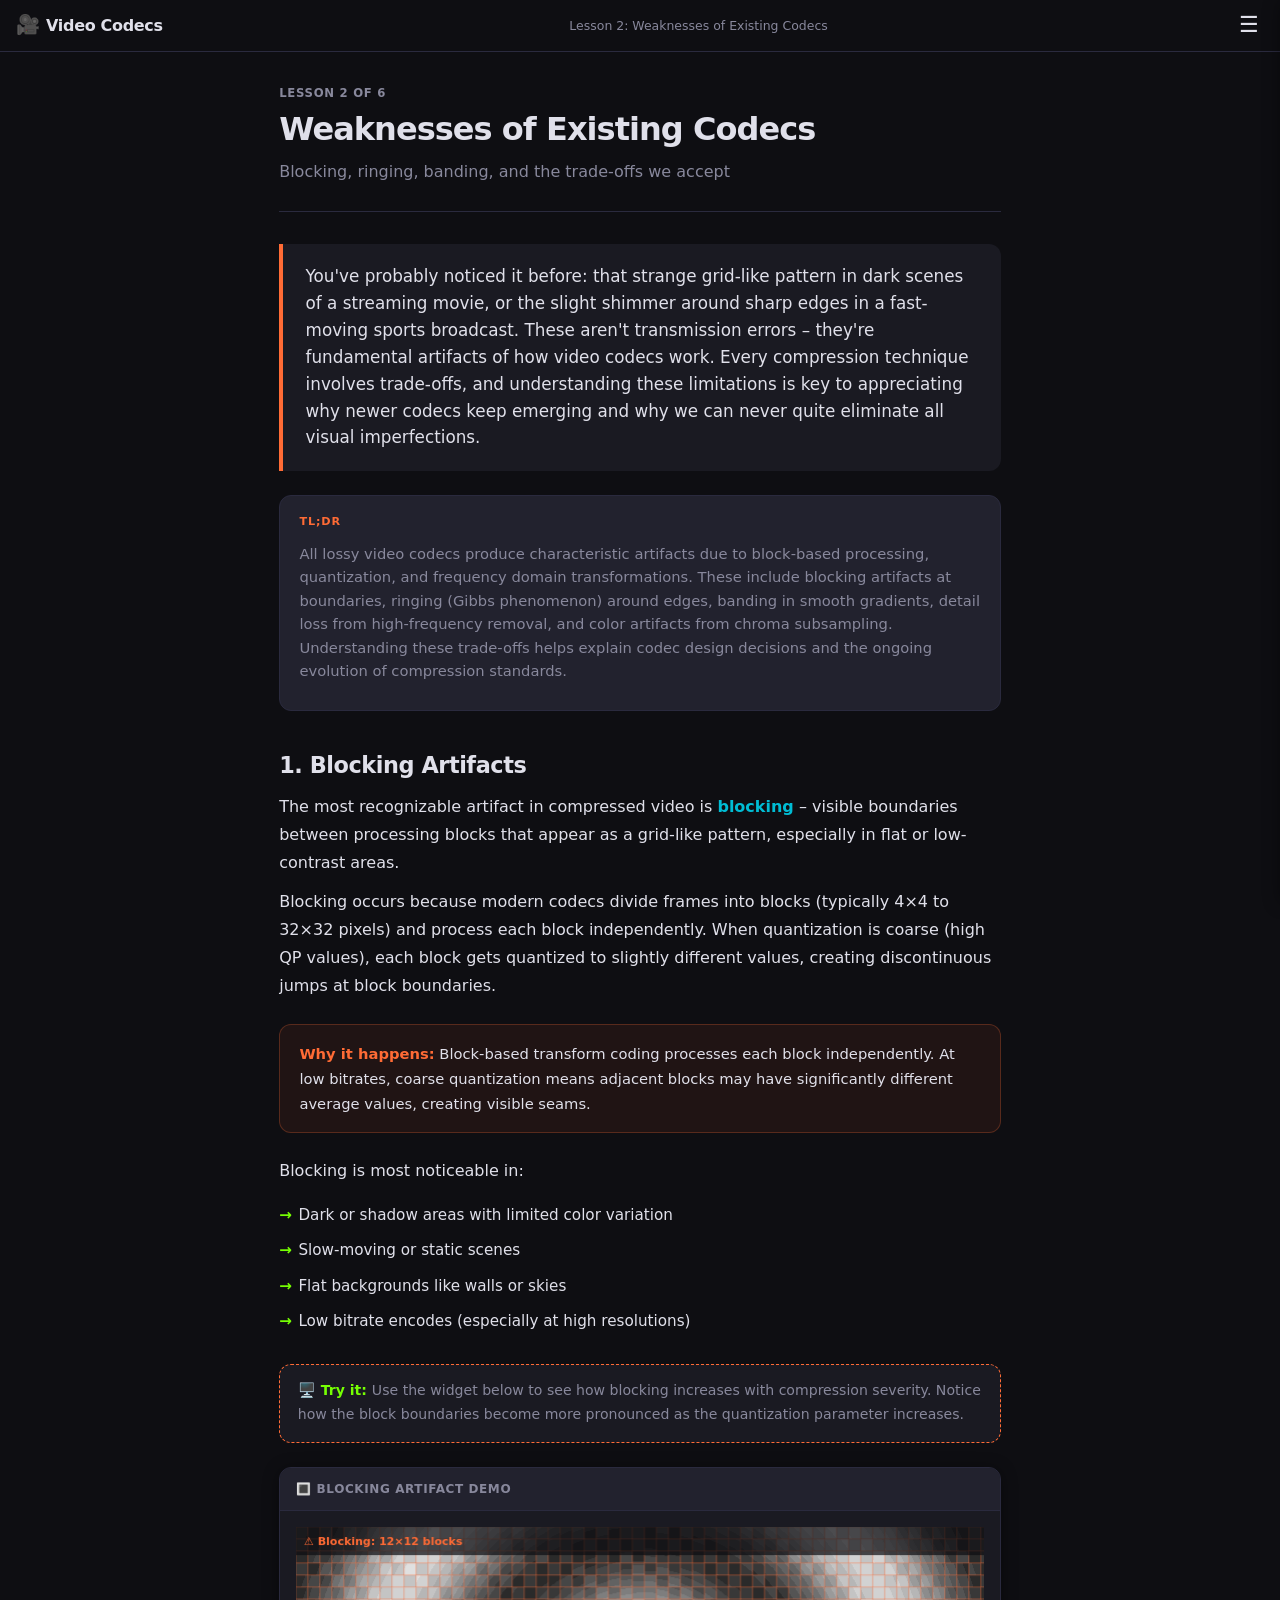
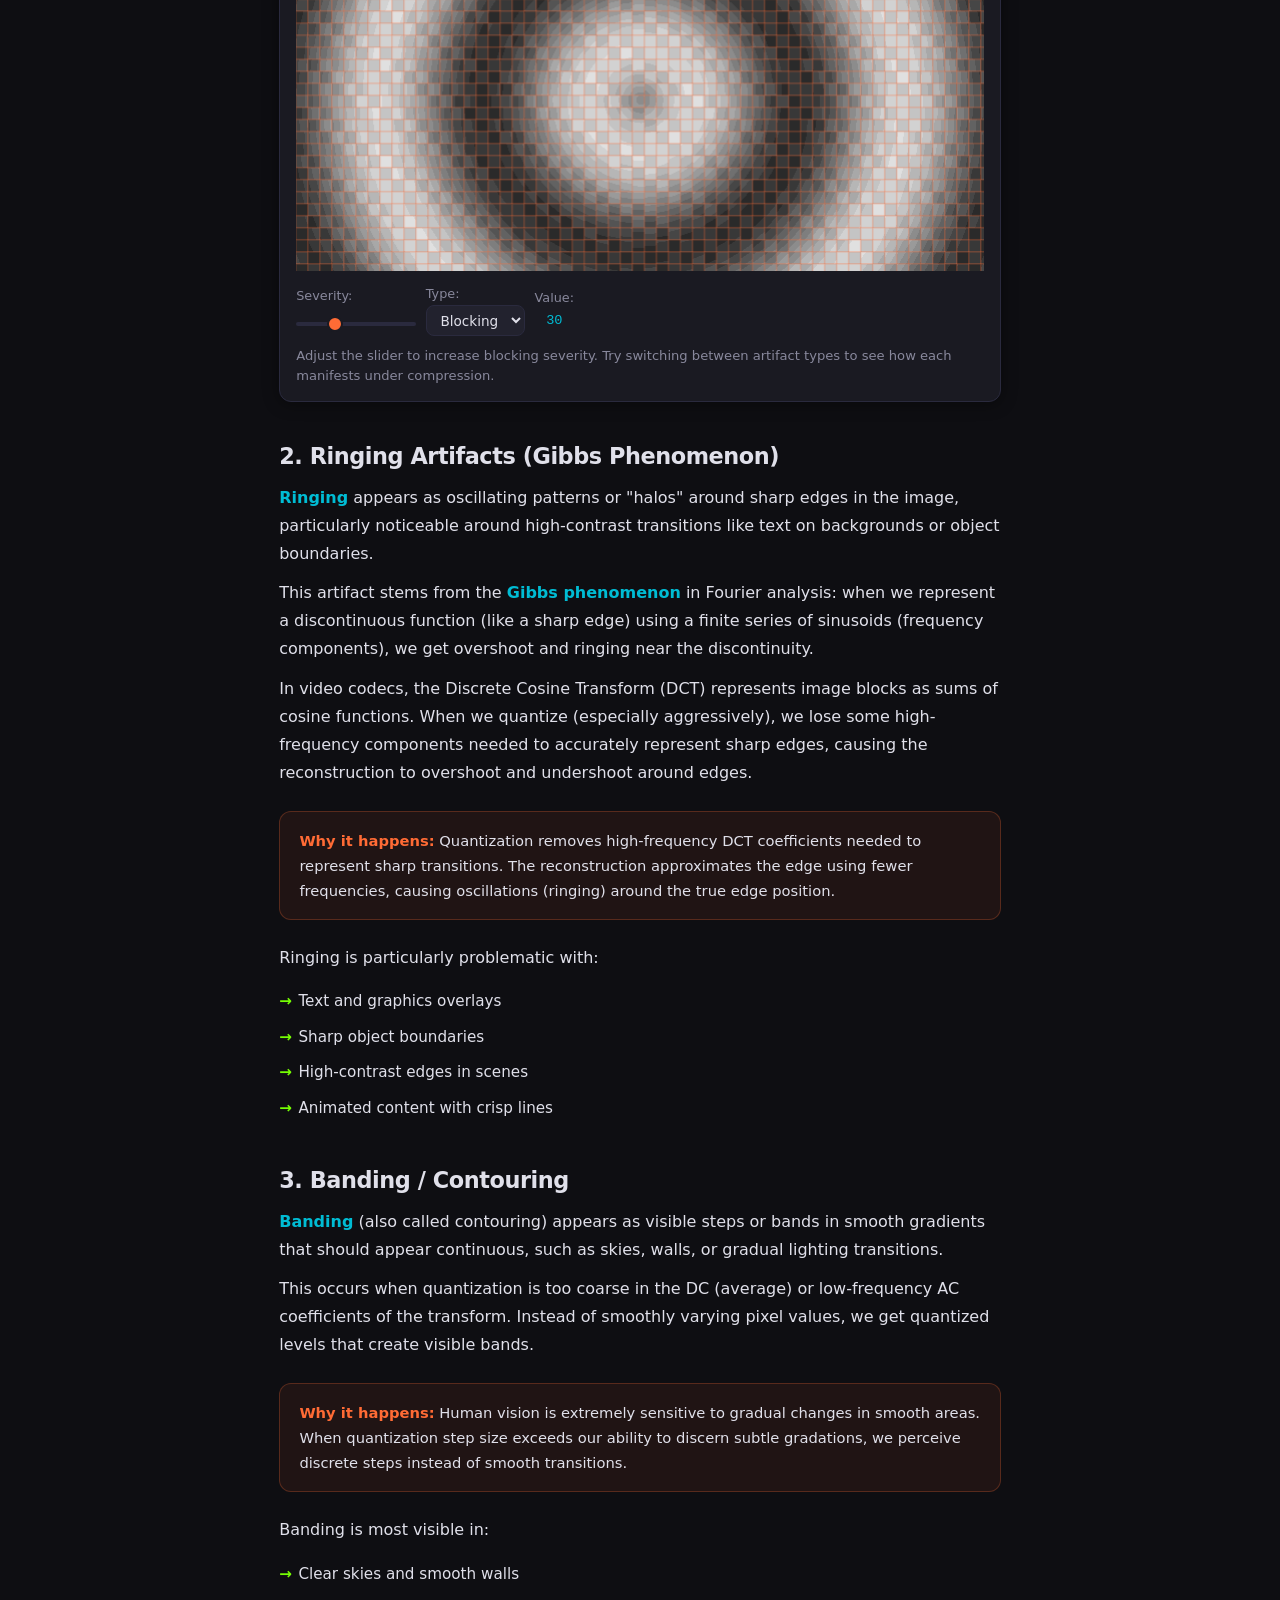
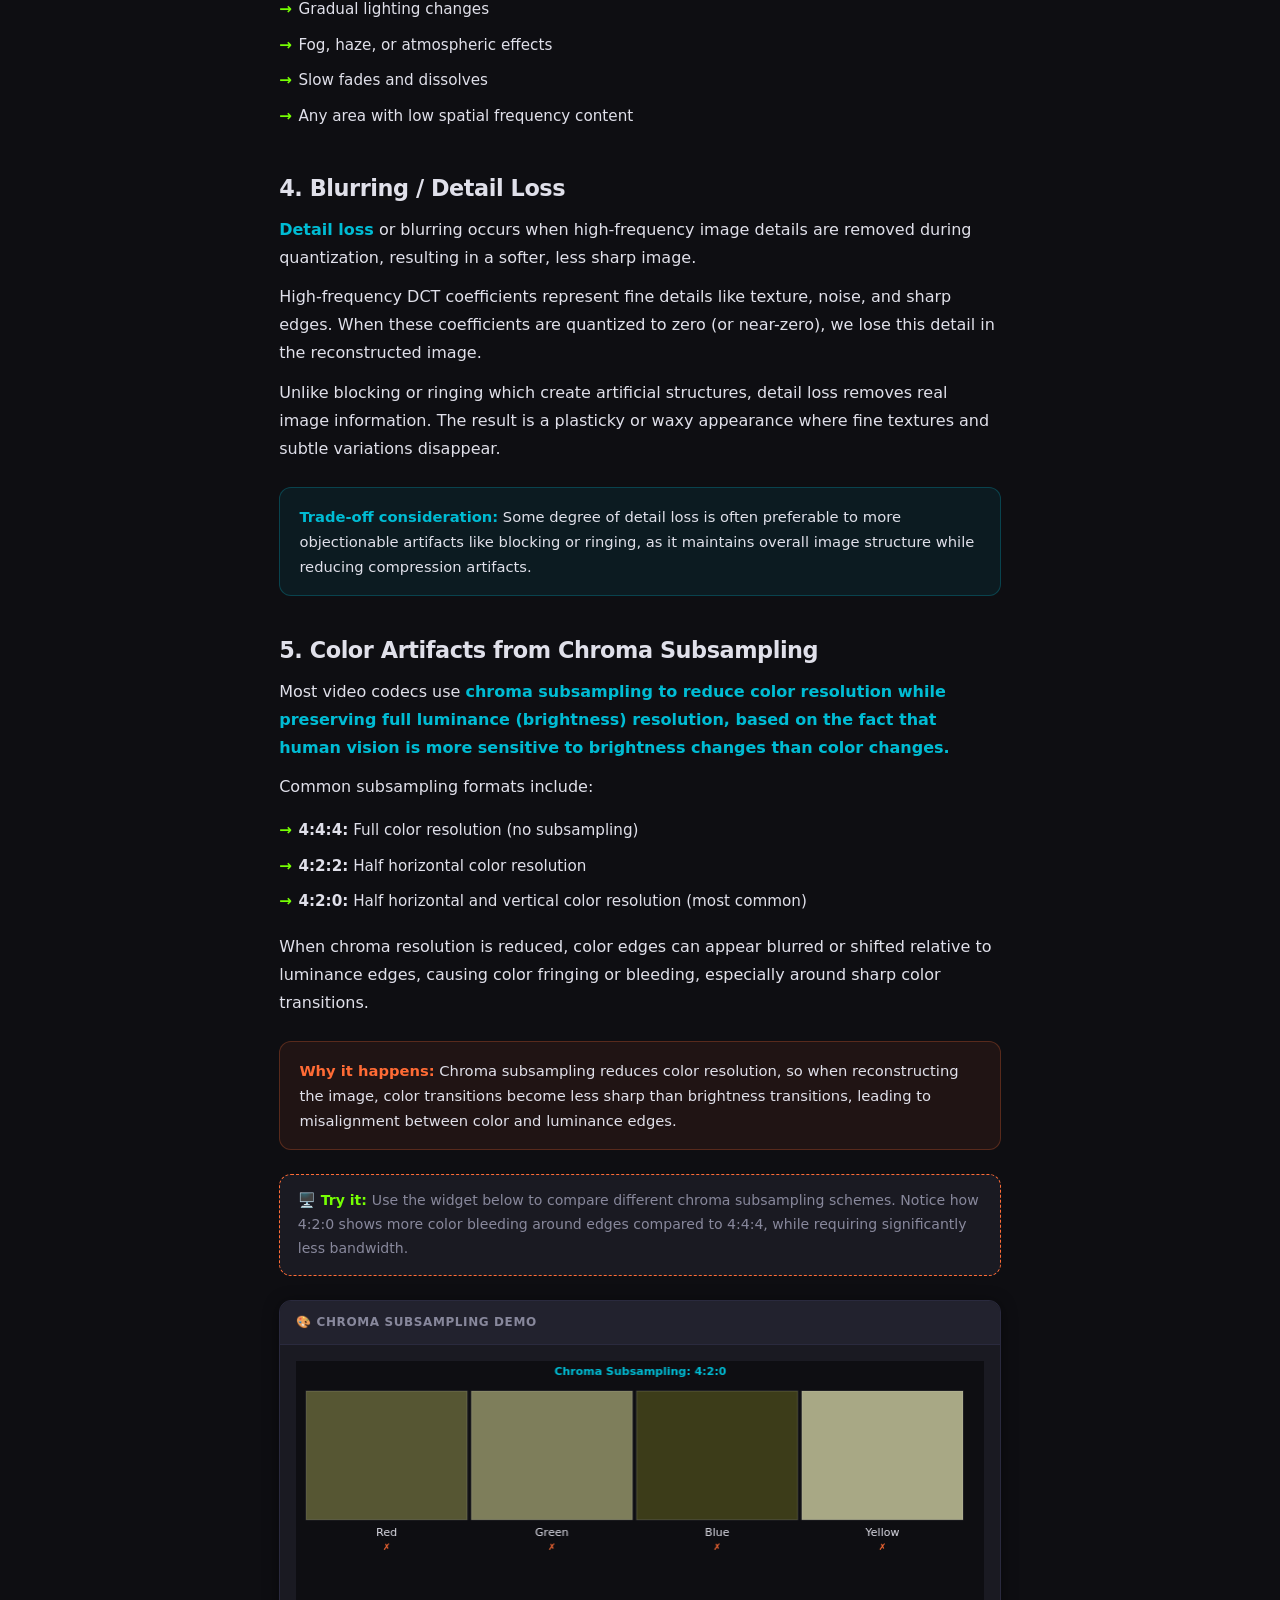
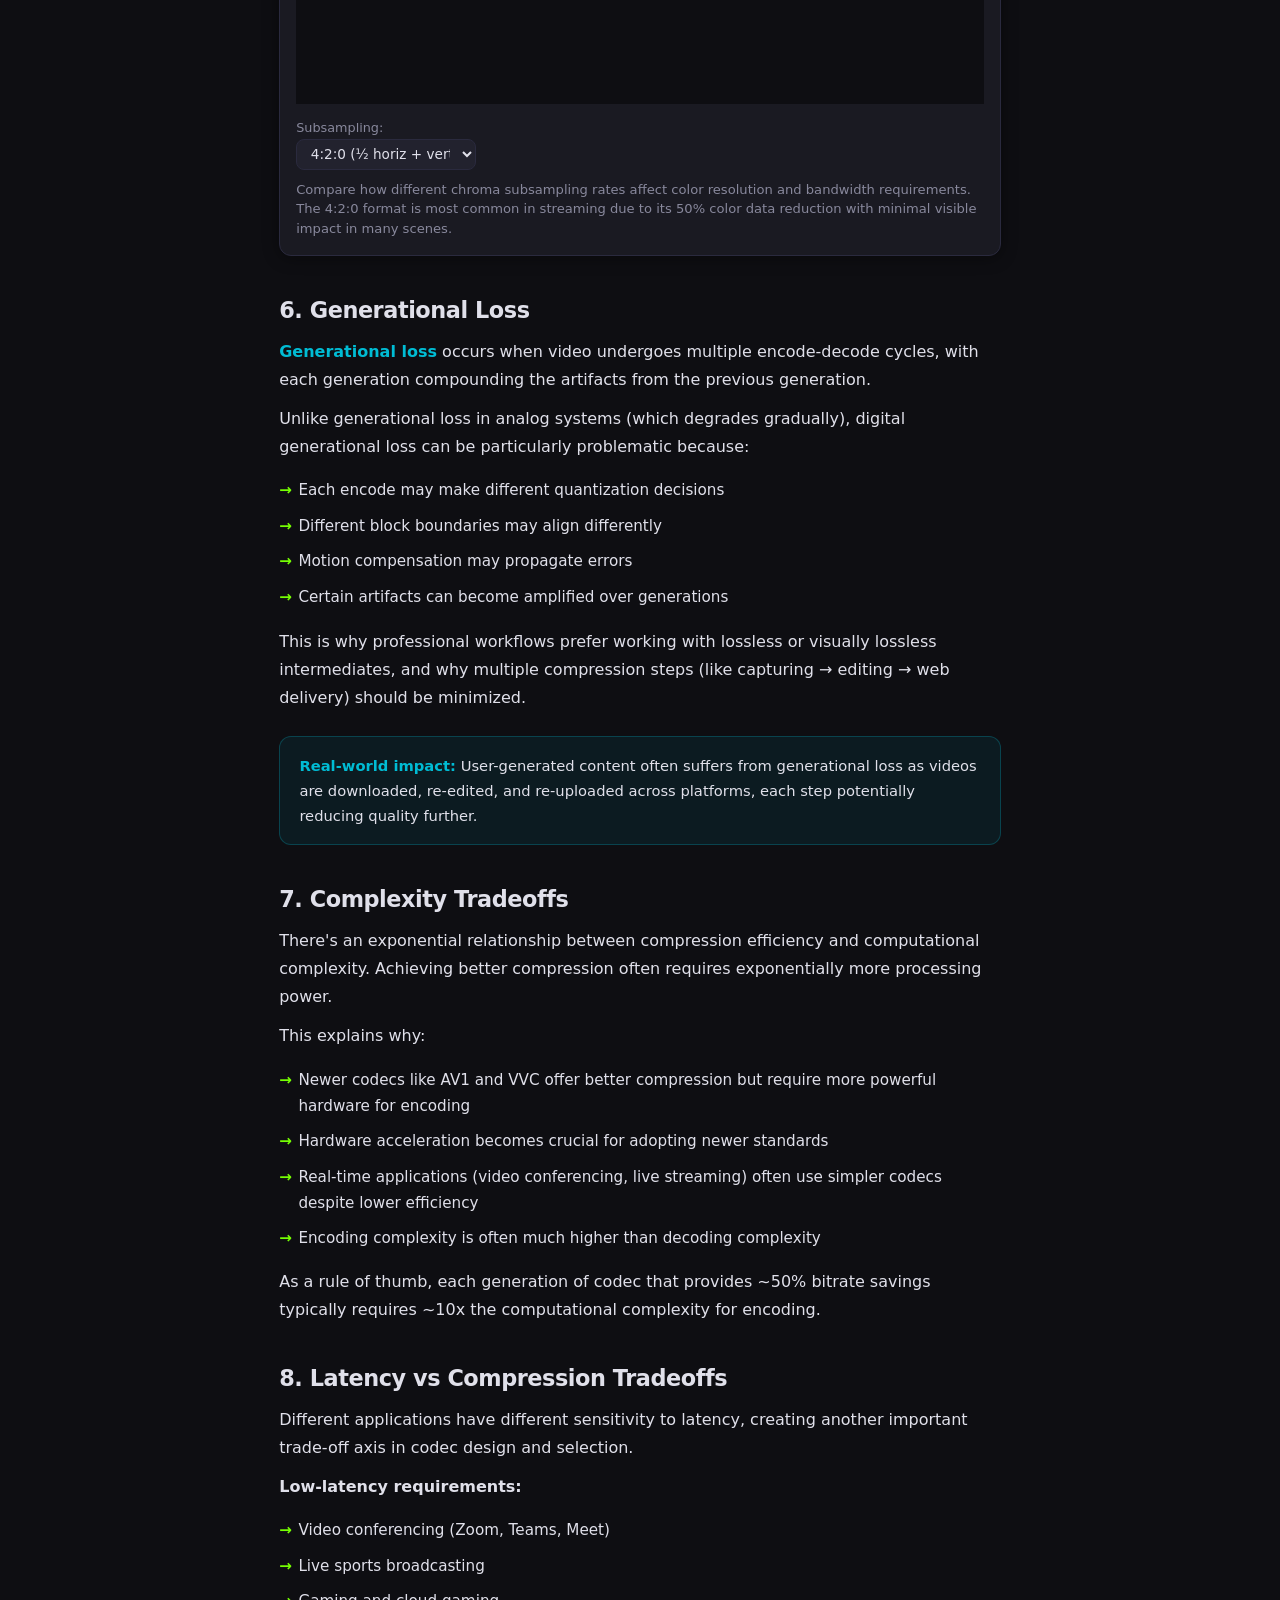
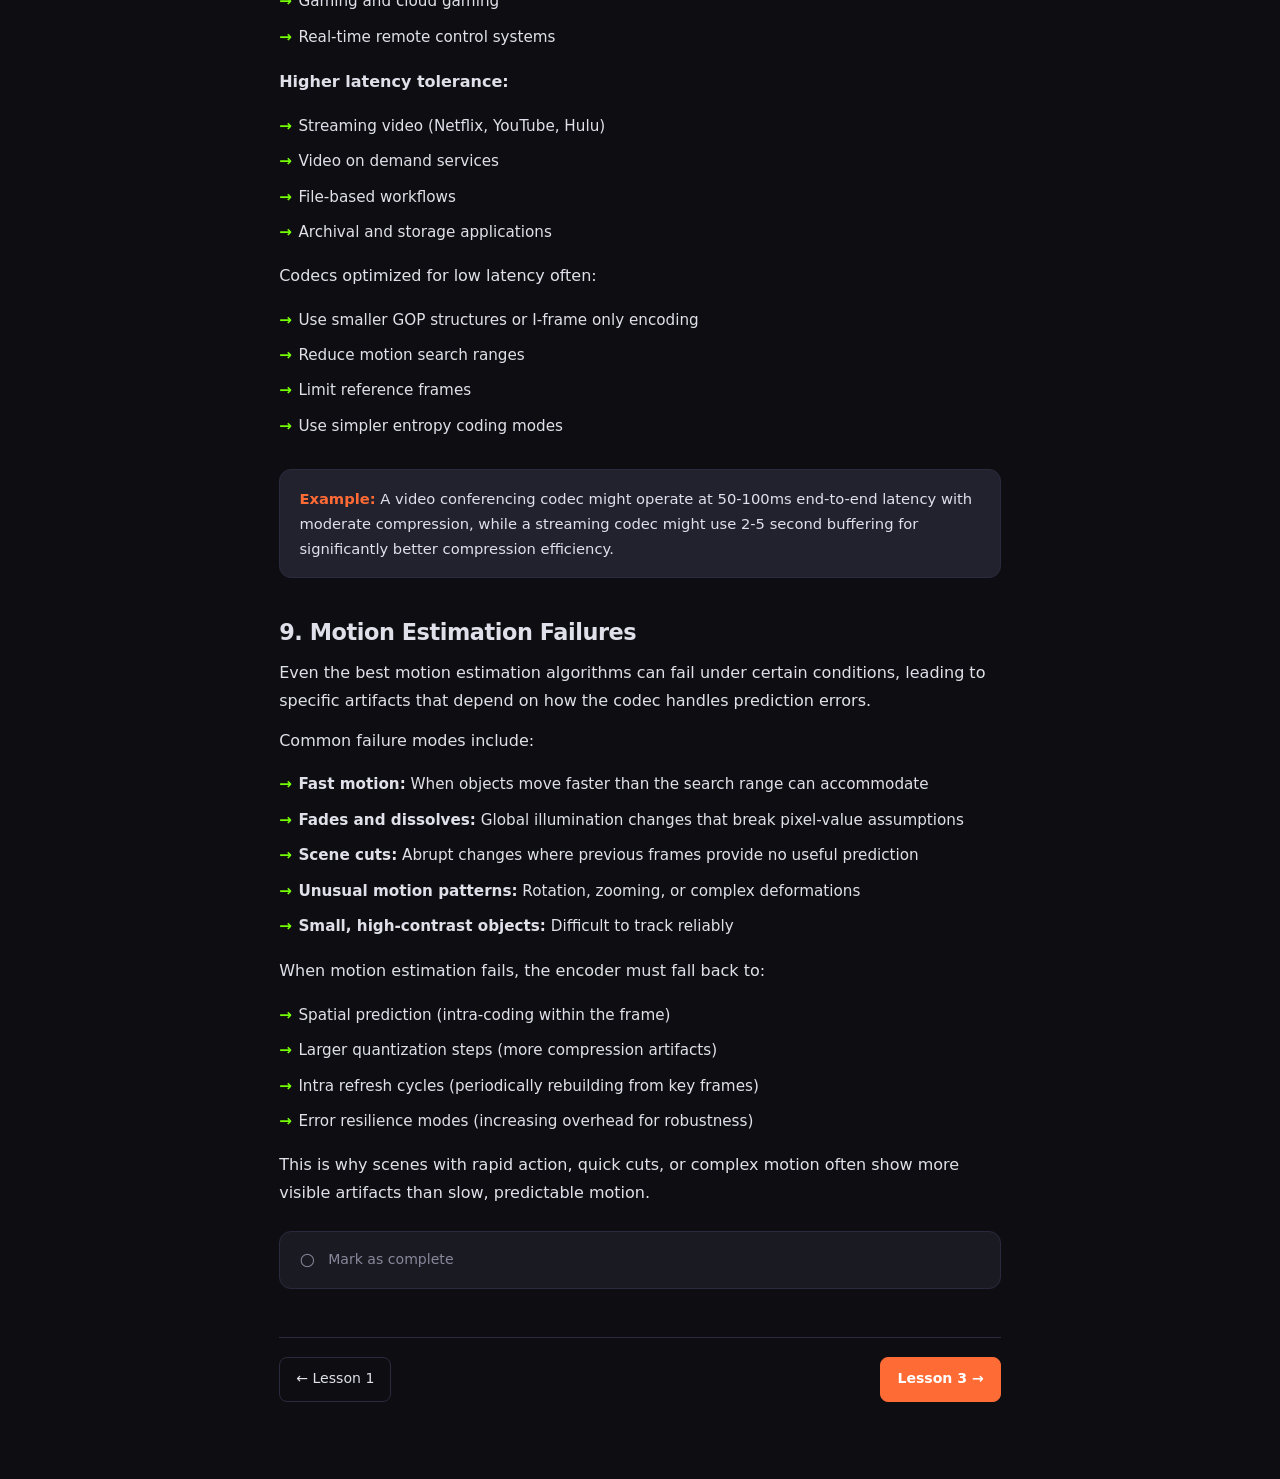
<file: lesson2.html>
<!DOCTYPE html>
<html lang="en">
<head>
<meta charset="UTF-8">
<meta name="viewport" content="width=device-width, initial-scale=1.0">
<title>Lesson 2: Weaknesses of Existing Codecs - Video Codecs Course</title>
<link rel="stylesheet" href="assets/style.css">
</head>
<body data-lesson="2">

<!-- Navigation -->
<nav class="top-nav">
  <a href="index.html" class="nav-brand">
    <span class="emoji">🎥</span> Video Codecs
  </a>
  <span class="nav-lesson">Lesson 2: Weaknesses of Existing Codecs</span>
  <button class="menu-btn" aria-label="Lessons">☰</button>
</nav>

<!-- Lesson Drawer -->
<div class="drawer-overlay"></div>
<aside class="lesson-drawer">
  <div class="drawer-header">
    <h3>Course Syllabus</h3>
    <button class="drawer-close">✕</button>
  </div>
  <ul class="lesson-list">
    <li><a href="index.html"><span class="lesson-num">🏠</span>Home</a></li>
    <li><a href="lesson1.html"><span class="lesson-num">01</span> How Video Codecs Work <span class="lesson-check" data-lesson="1"></span></a></li>
    <li><a href="lesson2.html" class="active"><span class="lesson-num">02</span> Weaknesses of Existing Codecs <span class="lesson-check" data-lesson="2"></span></a></li>
    <li><a href="lesson3.html"><span class="lesson-num">03</span> Hardware & Codec Interplay <span class="lesson-check" data-lesson="3"></span></a></li>
    <li><a href="lesson4.html"><span class="lesson-num">04</span> Modern Codec Landscape <span class="lesson-check" data-lesson="4"></span></a></li>
    <li><a href="lesson5.html"><span class="lesson-num">05</span> Licensing & Economics <span class="lesson-check" data-lesson="5"></span></a></li>
    <li><a href="lesson6.html"><span class="lesson-num">06</span> Future Directions <span class="lesson-check" data-lesson="6"></span></a></li>
  </ul>
  <div class="progress-bar"><div class="progress-bar-fill" style="width:0%"></div></div>
</aside>

<!-- Main Content -->
<main class="container">

  <header class="lesson-header">
    <div class="lesson-meta">Lesson 2 of 6</div>
    <h1>Weaknesses of Existing Codecs</h1>
    <p class="lesson-subtitle">Blocking, ringing, banding, and the trade-offs we accept</p>
  </header>

  <div class="story-hook">
    You've probably noticed it before: that strange grid-like pattern in dark scenes of a streaming movie, or the slight shimmer around sharp edges in a fast-moving sports broadcast. These aren't transmission errors – they're fundamental artifacts of how video codecs work. Every compression technique involves trade-offs, and understanding these limitations is key to appreciating why newer codecs keep emerging and why we can never quite eliminate all visual imperfections.
  </div>

  <div class="tldr">
    <div class="tldr-label">TL;DR</div>
    <p>All lossy video codecs produce characteristic artifacts due to block-based processing, quantization, and frequency domain transformations. These include blocking artifacts at boundaries, ringing (Gibbs phenomenon) around edges, banding in smooth gradients, detail loss from high-frequency removal, and color artifacts from chroma subsampling. Understanding these trade-offs helps explain codec design decisions and the ongoing evolution of compression standards.</p>
  </div>

  <!-- SECTION 1: Blocking Artifacts -->
  <h2>1. Blocking Artifacts</h2>

  <p>
    The most recognizable artifact in compressed video is <span class="key-term">blocking</span> – visible boundaries between processing blocks that appear as a grid-like pattern, especially in flat or low-contrast areas.
  </p>

  <p>
    Blocking occurs because modern codecs divide frames into blocks (typically 4×4 to 32×32 pixels) and process each block independently. When quantization is coarse (high QP values), each block gets quantized to slightly different values, creating discontinuous jumps at block boundaries.
  </p>

  <div class="callout-warn">
    <strong>Why it happens:</strong> Block-based transform coding processes each block independently. At low bitrates, coarse quantization means adjacent blocks may have significantly different average values, creating visible seams.
  </div>

  <p>
    Blocking is most noticeable in:
  </p>
  <ul class="content-list">
    <li>Dark or shadow areas with limited color variation</li>
    <li>Slow-moving or static scenes</li>
    <li>Flat backgrounds like walls or skies</li>
    <li>Low bitrate encodes (especially at high resolutions)</li>
  </p>

  <div class="experiment-callout">
    Use the widget below to see how blocking increases with compression severity. Notice how the block boundaries become more pronounced as the quantization parameter increases.
  </div>

  <div class="widget">
    <div class="widget-header">🔳 Blocking Artifact Demo</div>
    <div class="widget-body">
      <canvas id="artifact-canvas"></canvas>
      <div class="widget-controls">
        <div>
          <label for="artifact-slider">Severity:</label>
          <input type="range" id="artifact-slider" min="0" max="100" value="30">
        </div>
        <div>
          <label for="artifact-type">Type:</label>
          <select id="artifact-type">
            <option value="blocking">Blocking</option>
            <option value="ringing">Ringing</option>
            <option value="banding">Banding</option>
            <option value="blurring">Blurring</option>
          </select>
        </div>
        <div>
          <label for="artifact-display">Value:</label>
          <div class="value-display" id="artifact-display">30</div>
        </div>
      </div>
      <p class="widget-desc">
        Adjust the slider to increase blocking severity. Try switching between artifact types to see how each manifests under compression.
      </p>
    </div>
  </div>

  <!-- SECTION 2: Ringing Artifacts (Gibbs Phenomenon) -->
  <h2>2. Ringing Artifacts (Gibbs Phenomenon)</h2>

  <p>
    <span class="key-term">Ringing</span> appears as oscillating patterns or "halos" around sharp edges in the image, particularly noticeable around high-contrast transitions like text on backgrounds or object boundaries.
  </p>

  <p>
    This artifact stems from the <span class="key-term">Gibbs phenomenon</span> in Fourier analysis: when we represent a discontinuous function (like a sharp edge) using a finite series of sinusoids (frequency components), we get overshoot and ringing near the discontinuity.
  </p>

  <p>
    In video codecs, the Discrete Cosine Transform (DCT) represents image blocks as sums of cosine functions. When we quantize (especially aggressively), we lose some high-frequency components needed to accurately represent sharp edges, causing the reconstruction to overshoot and undershoot around edges.
  </p>

  <div class="callout-warn">
    <strong>Why it happens:</strong> Quantization removes high-frequency DCT coefficients needed to represent sharp transitions. The reconstruction approximates the edge using fewer frequencies, causing oscillations (ringing) around the true edge position.
  </div>

  <p>
    Ringing is particularly problematic with:
  </p>
  <ul class="content-list">
    <li>Text and graphics overlays</li>
    <li>Sharp object boundaries</li>
    <li>High-contrast edges in scenes</li>
    <li>Animated content with crisp lines</li>
  </p>

  <!-- SECTION 3: Banding / Contouring -->
  <h2>3. Banding / Contouring</h2>

  <p>
    <span class="key-term">Banding</span> (also called contouring) appears as visible steps or bands in smooth gradients that should appear continuous, such as skies, walls, or gradual lighting transitions.
  </p>

  <p>
    This occurs when quantization is too coarse in the DC (average) or low-frequency AC coefficients of the transform. Instead of smoothly varying pixel values, we get quantized levels that create visible bands.
  </p>

  <div class="callout-warn">
    <strong>Why it happens:</strong> Human vision is extremely sensitive to gradual changes in smooth areas. When quantization step size exceeds our ability to discern subtle gradations, we perceive discrete steps instead of smooth transitions.
  </div>

  <p>
    Banding is most visible in:
  </p>
  <ul class="content-list">
    <li>Clear skies and smooth walls</li>
    <li>Gradual lighting changes</li>
    <li>Fog, haze, or atmospheric effects</li>
    <li>Slow fades and dissolves</li>
    <li>Any area with low spatial frequency content</li>
  </p>

  <!-- SECTION 4: Blurring / Detail Loss -->
  <h2>4. Blurring / Detail Loss</h2>

  <p>
    <span class="key-term">Detail loss</span> or blurring occurs when high-frequency image details are removed during quantization, resulting in a softer, less sharp image.
  </p>

  <p>
    High-frequency DCT coefficients represent fine details like texture, noise, and sharp edges. When these coefficients are quantized to zero (or near-zero), we lose this detail in the reconstructed image.
  </p>

  <p>
    Unlike blocking or ringing which create artificial structures, detail loss removes real image information. The result is a plasticky or waxy appearance where fine textures and subtle variations disappear.
  </p>

  <div class="callout-info">
    <strong>Trade-off consideration:</strong> Some degree of detail loss is often preferable to more objectionable artifacts like blocking or ringing, as it maintains overall image structure while reducing compression artifacts.
  </div>

  <!-- SECTION 5: Color Artifacts from Chroma Subsampling -->
  <h2>5. Color Artifacts from Chroma Subsampling</h2>

  <p>
    Most video codecs use <span class="key-term">chroma subsampling</strong> to reduce color resolution while preserving full luminance (brightness) resolution, based on the fact that human vision is more sensitive to brightness changes than color changes.
  </p>

  <p>
    Common subsampling formats include:
  </p>
  <ul class="content-list">
    <li><strong>4:4:4:</strong> Full color resolution (no subsampling)</li>
    <li><strong>4:2:2:</strong> Half horizontal color resolution</li>
    <li><strong>4:2:0:</strong> Half horizontal and vertical color resolution (most common)</li>
  </ul>

  <p>
    When chroma resolution is reduced, color edges can appear blurred or shifted relative to luminance edges, causing color fringing or bleeding, especially around sharp color transitions.
  </p>

  <div class="callout-warn">
    <strong>Why it happens:</strong> Chroma subsampling reduces color resolution, so when reconstructing the image, color transitions become less sharp than brightness transitions, leading to misalignment between color and luminance edges.
  </div>

  <div class="experiment-callout">
    Use the widget below to compare different chroma subsampling schemes. Notice how 4:2:0 shows more color bleeding around edges compared to 4:4:4, while requiring significantly less bandwidth.
  </div>

  <div class="widget">
    <div class="widget-header">🎨 Chroma Subsampling Demo</div>
    <div class="widget-body">
      <canvas id="color-canvas"></canvas>
      <div class="widget-controls">
        <div>
          <label for="subsampling-select">Subsampling:</label>
          <select id="subsampling-select">
            <option value="4:4:4">4:4:4 (Full)</option>
            <option value="4:2:2">4:2:2 (½ horizontal)</option>
            <option value="4:2:0" selected>4:2:0 (½ horiz + vert)</option>
          </select>
        </div>
      </div>
      <p class="widget-desc">
        Compare how different chroma subsampling rates affect color resolution and bandwidth requirements. The 4:2:0 format is most common in streaming due to its 50% color data reduction with minimal visible impact in many scenes.
      </p>
    </div>
  </div>

  <!-- SECTION 6: Generational Loss -->
  <h2>6. Generational Loss</h2>

  <p>
    <span class="key-term">Generational loss</span> occurs when video undergoes multiple encode-decode cycles, with each generation compounding the artifacts from the previous generation.
  </p>

  <p>
    Unlike generational loss in analog systems (which degrades gradually), digital generational loss can be particularly problematic because:
  </p>
  <ul class="content-list">
    <li>Each encode may make different quantization decisions</li>
    <li>Different block boundaries may align differently</li>
    <li>Motion compensation may propagate errors</li>
    <li>Certain artifacts can become amplified over generations</li>
  </ul>

  <p>
    This is why professional workflows prefer working with lossless or visually lossless intermediates, and why multiple compression steps (like capturing → editing → web delivery) should be minimized.
  </p>

  <div class="callout-info">
    <strong>Real-world impact:</strong> User-generated content often suffers from generational loss as videos are downloaded, re-edited, and re-uploaded across platforms, each step potentially reducing quality further.
  </div>

  <!-- SECTION 7: Complexity Tradeoffs -->
  <h2>7. Complexity Tradeoffs</h2>

  <p>
    There's an exponential relationship between compression efficiency and computational complexity. Achieving better compression often requires exponentially more processing power.
  </p>

  <p>
    This explains why:
  </p>
  <ul class="content-list">
    <li>Newer codecs like AV1 and VVC offer better compression but require more powerful hardware for encoding</li>
    <li>Hardware acceleration becomes crucial for adopting newer standards</li>
    <li>Real-time applications (video conferencing, live streaming) often use simpler codecs despite lower efficiency</li>
    <li>Encoding complexity is often much higher than decoding complexity</li>
  </p>

  <p>
    As a rule of thumb, each generation of codec that provides ~50% bitrate savings typically requires ~10x the computational complexity for encoding.
  </p>

  <!-- SECTION 8: Latency vs Compression -->
  <h2>8. Latency vs Compression Tradeoffs</h2>

  <p>
    Different applications have different sensitivity to latency, creating another important trade-off axis in codec design and selection.
  </p>

  <p>
    <strong>Low-latency requirements:</strong>
  </p>
  <ul class="content-list">
    <li>Video conferencing (Zoom, Teams, Meet)</li>
    <li>Live sports broadcasting</li>
    <li>Gaming and cloud gaming</li>
    <li>Real-time remote control systems</li>
  </ul>

  <p>
    <strong>Higher latency tolerance:</strong>
  </p>
  <ul class="content-list">
    <li>Streaming video (Netflix, YouTube, Hulu)</li>
    <li>Video on demand services</li>
    <li>File-based workflows</li>
    <li>Archival and storage applications</li>
  </p>

  <p>
    Codecs optimized for low latency often:
  </p>
  <ul class="content-list">
    <li>Use smaller GOP structures or I-frame only encoding</li>
    <li>Reduce motion search ranges</li>
    <li>Limit reference frames</li>
    <li>Use simpler entropy coding modes</li>
  </p>

  <div class="callout">
    <strong>Example:</strong> A video conferencing codec might operate at 50-100ms end-to-end latency with moderate compression, while a streaming codec might use 2-5 second buffering for significantly better compression efficiency.
  </div>

  <!-- SECTION 9: Motion Estimation Failures -->
  <h2>9. Motion Estimation Failures</h2>

  <p>
    Even the best motion estimation algorithms can fail under certain conditions, leading to specific artifacts that depend on how the codec handles prediction errors.
  </p>

  <p>
    Common failure modes include:
  </p>
  <div class="content-list">
    <li><strong>Fast motion:</strong> When objects move faster than the search range can accommodate</li>
    <li><strong>Fades and dissolves:</strong> Global illumination changes that break pixel-value assumptions</li>
    <li><strong>Scene cuts:</strong> Abrupt changes where previous frames provide no useful prediction</li>
    <li><strong>Unusual motion patterns:</strong> Rotation, zooming, or complex deformations</li>
    <li><strong>Small, high-contrast objects:</strong> Difficult to track reliably</li>
  </div>

  <p>
    When motion estimation fails, the encoder must fall back to:
  </p>
  <ul class="content-list">
    <li>Spatial prediction (intra-coding within the frame)</li>
    <li>Larger quantization steps (more compression artifacts)</li>
    <li>Intra refresh cycles (periodically rebuilding from key frames)</li>
    <li>Error resilience modes (increasing overhead for robustness)</li>
  </p>

  <p>
    This is why scenes with rapid action, quick cuts, or complex motion often show more visible artifacts than slow, predictable motion.
  </p>

  <!-- Completion -->
  <div class="completion-box">
    <span class="check-icon">○</span>
    <span class="check-text">Mark as complete</span>
  </div>

  <!-- Bottom Navigation -->
  <div class="lesson-nav-bottom">
    <a href="lesson1.html" class="nav-btn prev">← Lesson 1</a>
    <a href="lesson3.html" class="nav-btn next">Lesson 3 →</a>
  </div>

</main>

<script src="assets/nav.js"></script>
<script src="assets/codec-demo.js"></script>
<script>
// Initialize widgets for Lesson 2
document.addEventListener('DOMContentLoaded', () => {
  // Initialize artifact demo
  window.ArtifactDemo.init('artifact-canvas', 'artifact-slider', 'artifact-type', 'artifact-display');
  
  // Initialize color space demo
  window.ColorSpaceDemo.init('color-canvas', 'subsampling-select');
  
  console.log('🎥 Lesson 2: Weaknesses of Existing Codecs - Initialized!');
});
</script>
</body>
</html>
</file>
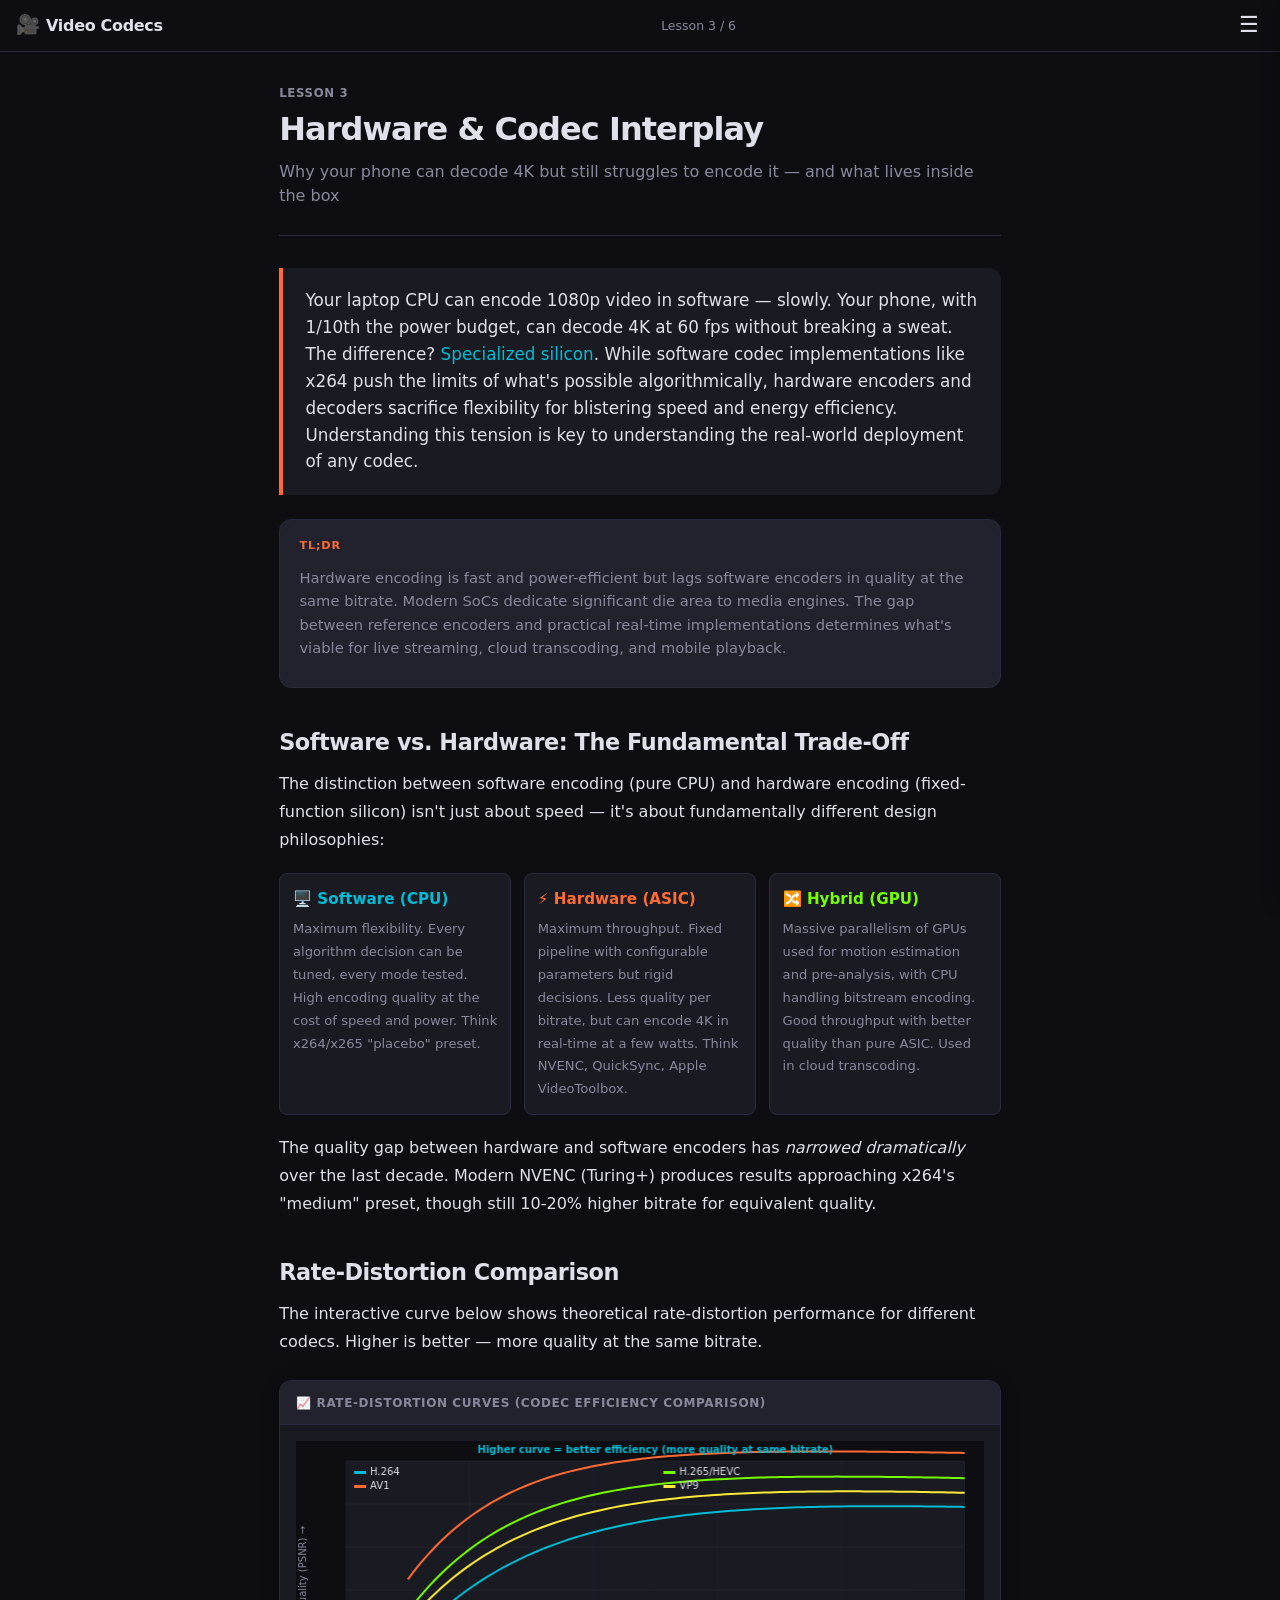
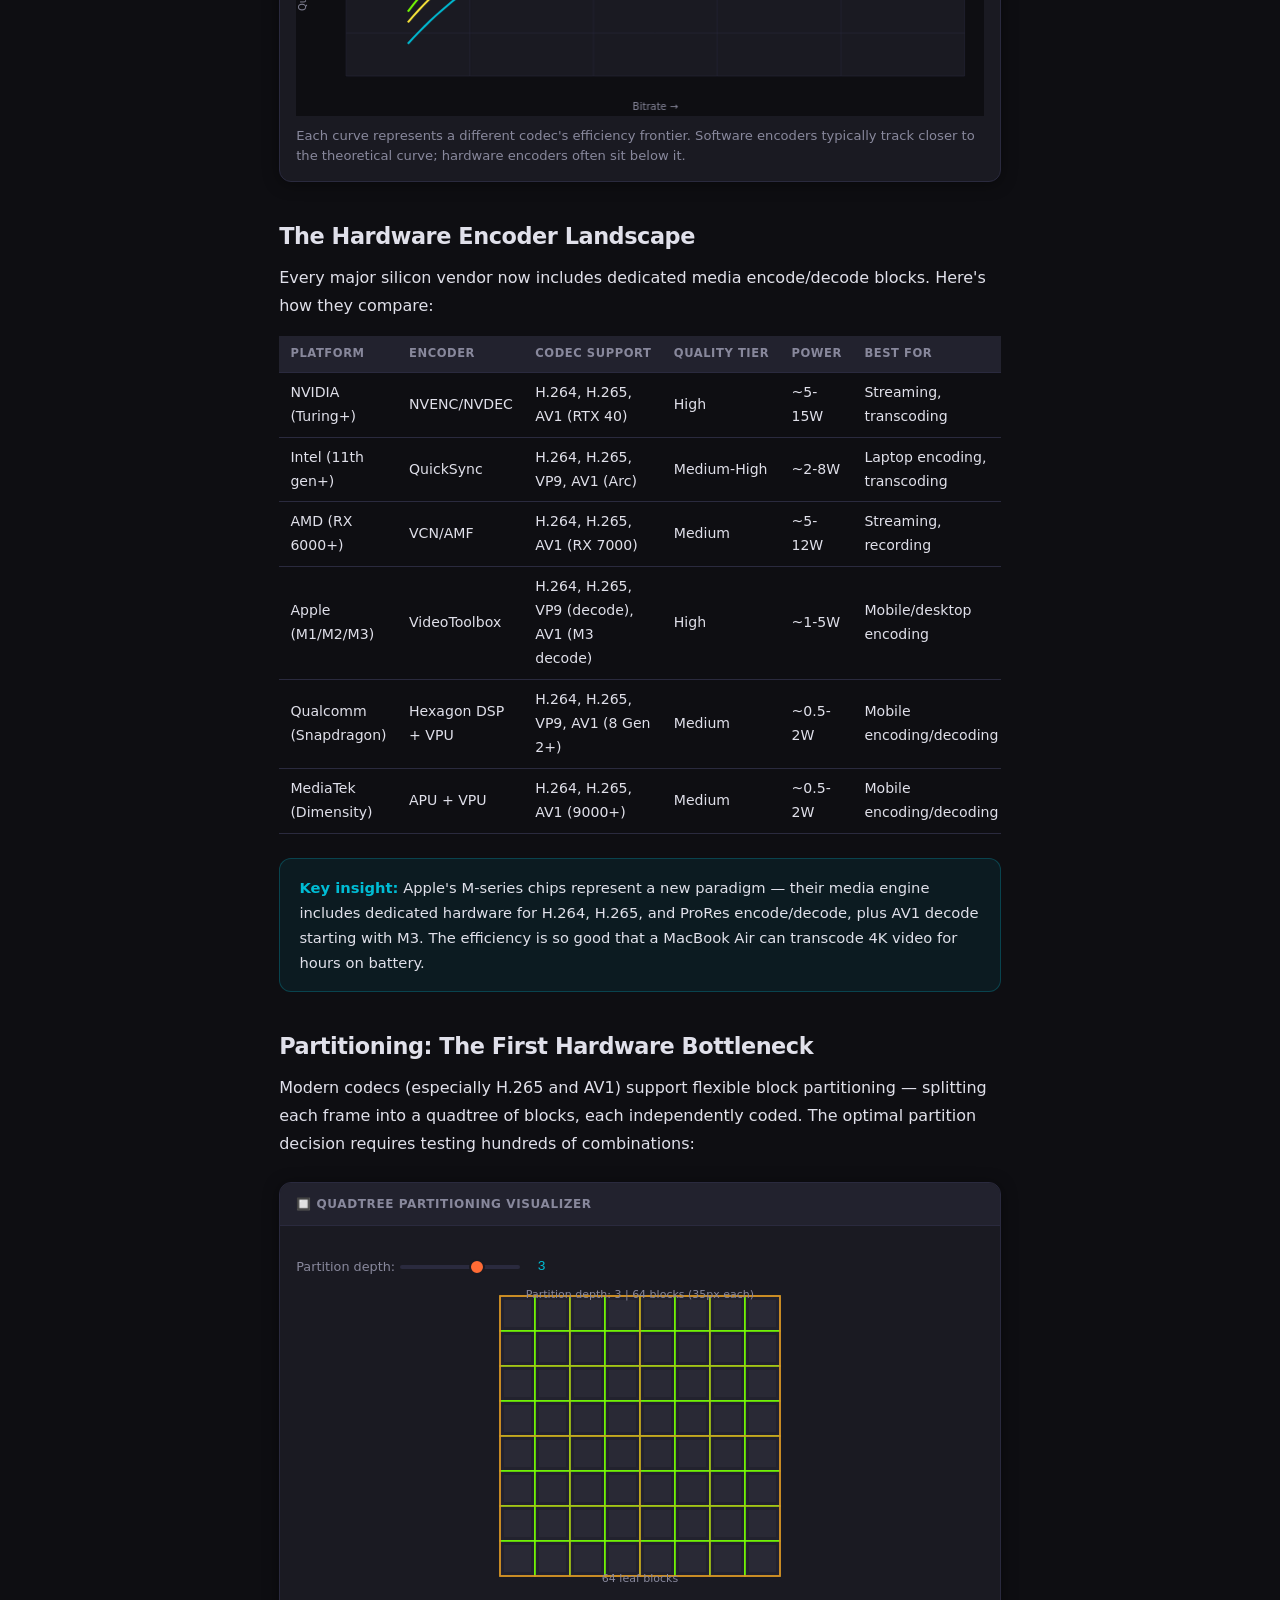
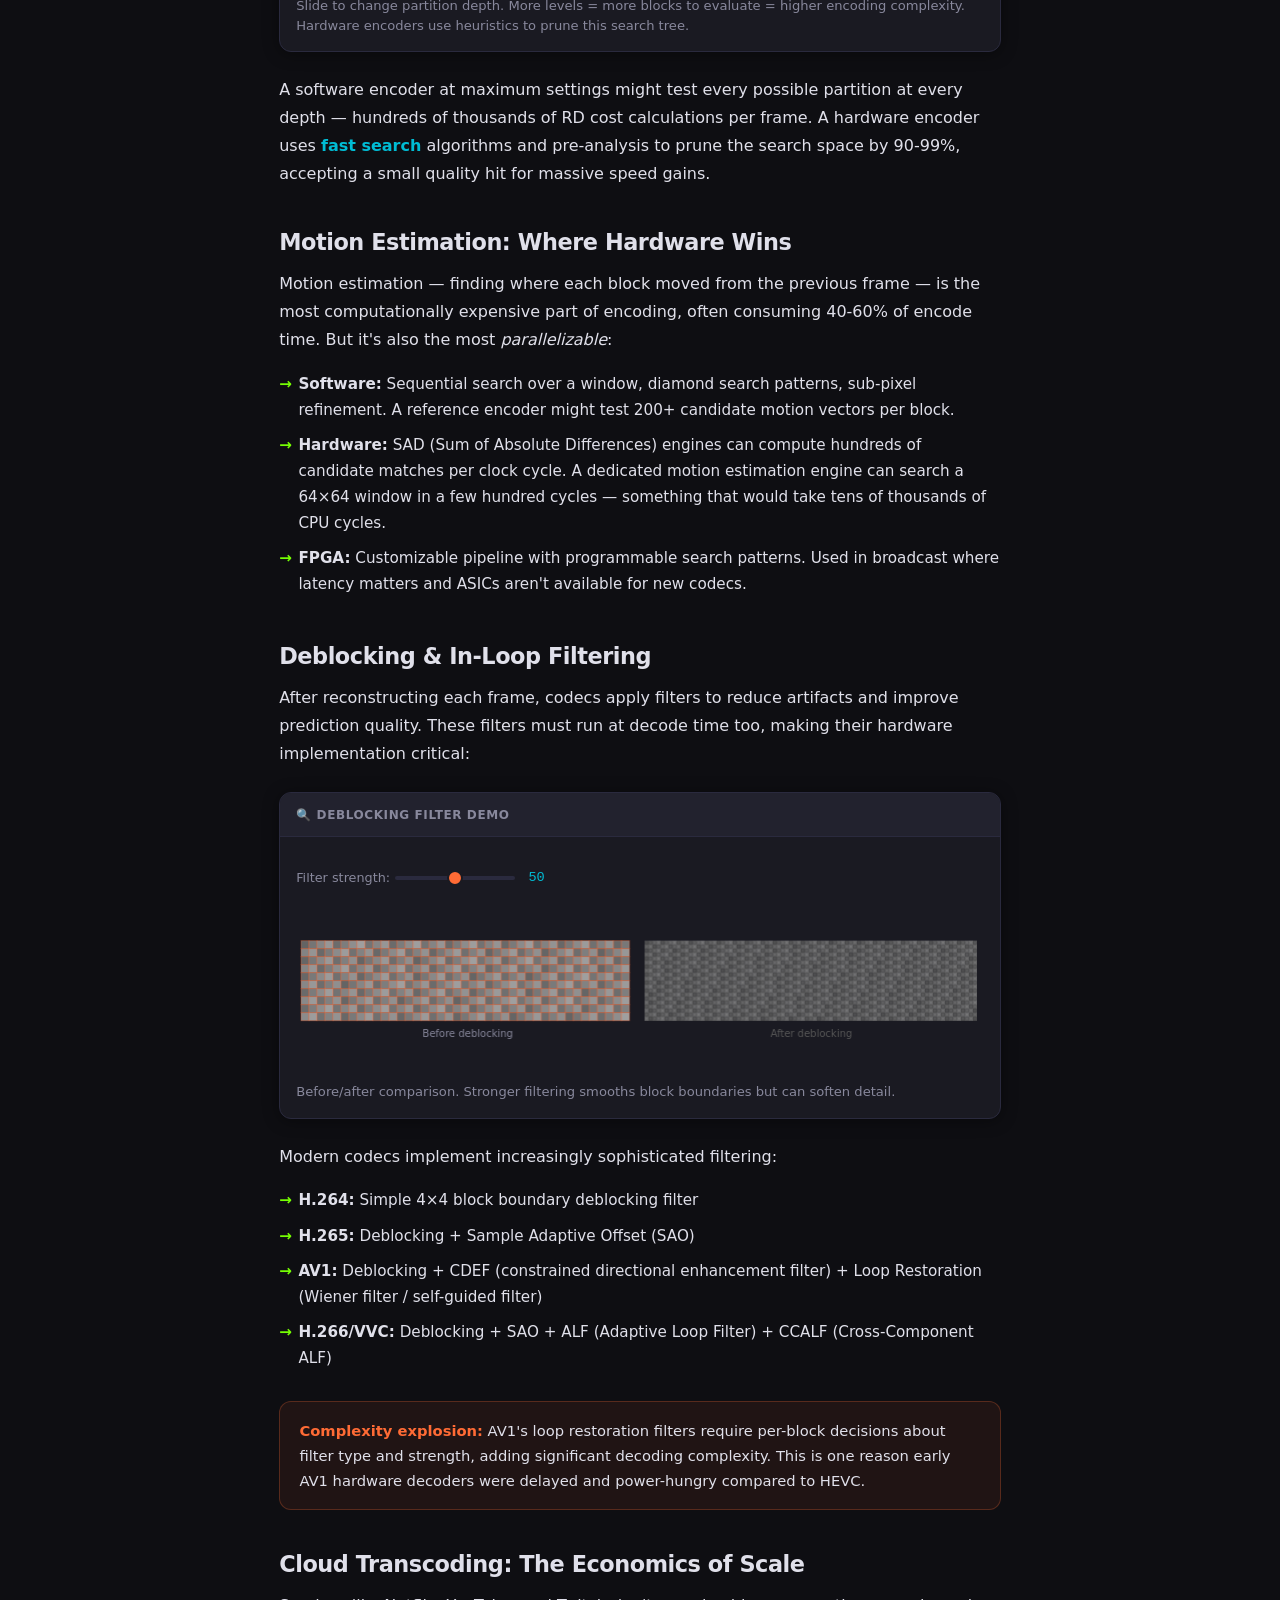
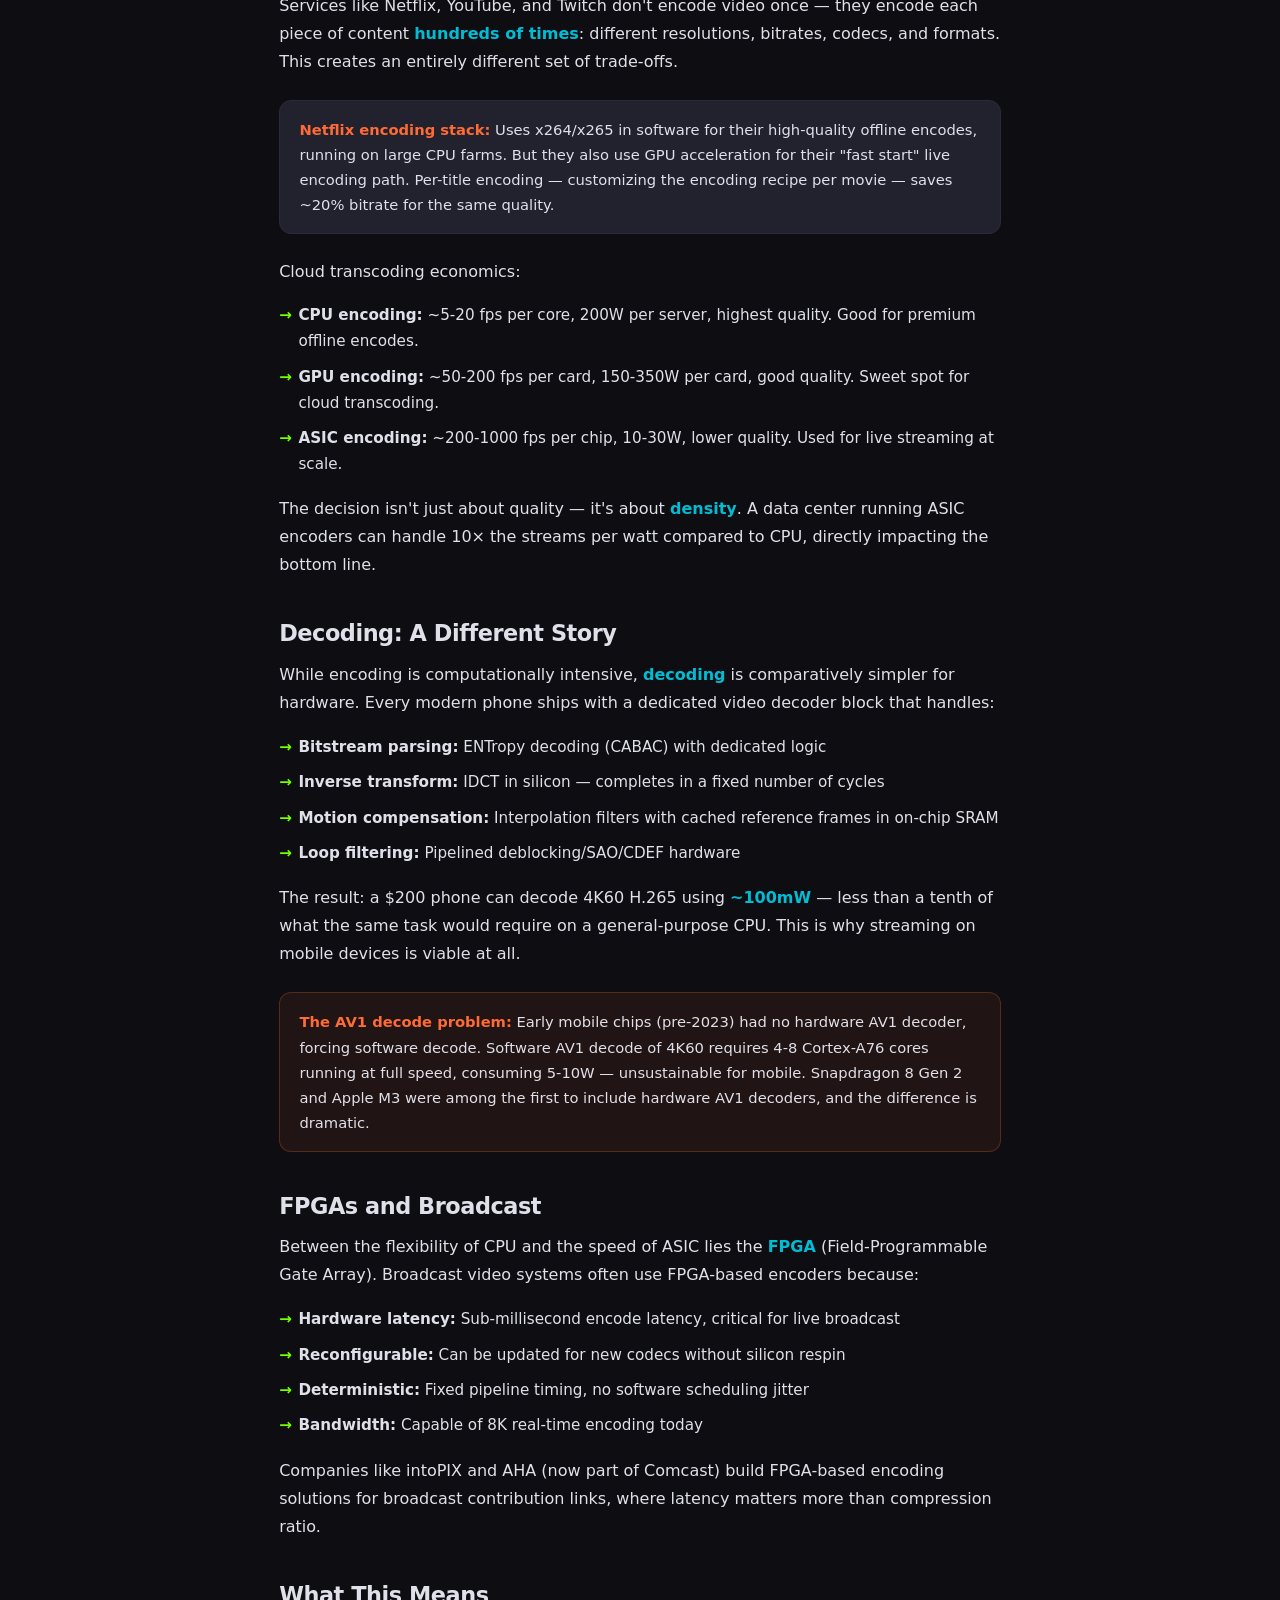
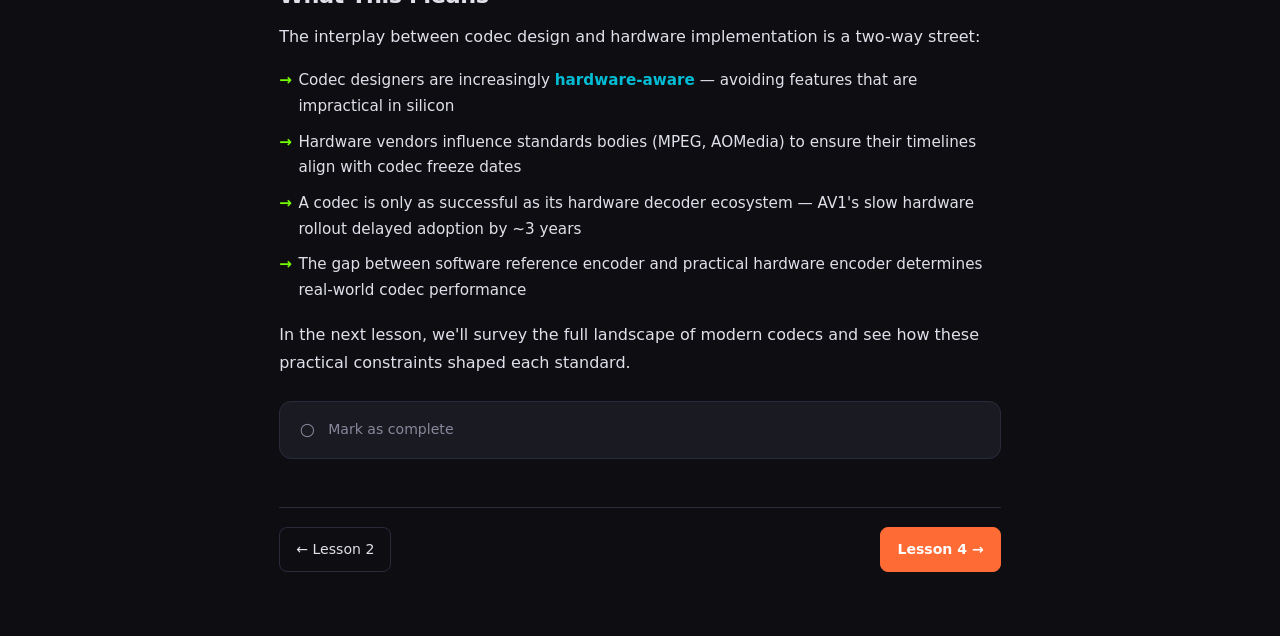
<file: lesson3.html>
<!DOCTYPE html>
<html lang="en">
<head>
<meta charset="UTF-8">
<meta name="viewport" content="width=device-width, initial-scale=1.0">
<title>Lesson 3: Hardware &amp; Codec Interplay — Video Codecs: From Why to Wow</title>
<link rel="stylesheet" href="assets/style.css">
</head>
<body data-lesson="3">

<!-- Navigation -->
<nav class="top-nav">
  <a href="index.html" class="nav-brand">
    <span class="emoji">🎥</span> Video Codecs
  </a>
  <span class="nav-lesson">Lesson 3 / 6</span>
  <button class="menu-btn" aria-label="Lessons">☰</button>
</nav>

<!-- Lesson Drawer -->
<div class="drawer-overlay"></div>
<aside class="lesson-drawer">
  <div class="drawer-header">
    <h3>Course Syllabus</h3>
    <button class="drawer-close">✕</button>
  </div>
  <div class="drawer-progress-text">0/6 lessons</div>
  <ul class="lesson-list">
    <li><a href="index.html"><span class="lesson-num">🏠</span>Home</a></li>
    <li><a href="lesson1.html"><span class="lesson-num">01</span> How Video Codecs Work <span class="lesson-check" data-lesson="1">✓</span></a></li>
    <li><a href="lesson2.html"><span class="lesson-num">02</span> Weaknesses of Existing Codecs <span class="lesson-check" data-lesson="2">✓</span></a></li>
    <li><a href="lesson3.html" class="active"><span class="lesson-num">03</span> Hardware &amp; Codec Interplay <span class="lesson-check" data-lesson="3">✓</span></a></li>
    <li><a href="lesson4.html"><span class="lesson-num">04</span> Modern Codec Landscape <span class="lesson-check" data-lesson="4">✓</span></a></li>
    <li><a href="lesson5.html"><span class="lesson-num">05</span> Licensing &amp; Economics <span class="lesson-check" data-lesson="5">✓</span></a></li>
    <li><a href="lesson6.html"><span class="lesson-num">06</span> Future Directions <span class="lesson-check" data-lesson="6">✓</span></a></li>
  </ul>
  <div class="progress-bar"><div class="progress-bar-fill" style="width:0%"></div></div>
</aside>

<!-- Main Content -->
<main class="container">

  <header class="lesson-header">
    <div class="lesson-meta">Lesson 3</div>
    <h1>Hardware &amp; Codec Interplay</h1>
    <p class="lesson-subtitle">Why your phone can decode 4K but still struggles to encode it — and what lives inside the box</p>
  </header>

  <div class="story-hook">
    Your laptop CPU can encode 1080p video in software — slowly. Your phone, with 1/10th the power budget, can decode 4K at 60 fps without breaking a sweat. The difference? <em>Specialized silicon</em>. While software codec implementations like x264 push the limits of what's possible algorithmically, hardware encoders and decoders sacrifice flexibility for blistering speed and energy efficiency. Understanding this tension is key to understanding the real-world deployment of any codec.
  </div>

  <div class="tldr">
    <div class="tldr-label">TL;DR</div>
    <p>Hardware encoding is fast and power-efficient but lags software encoders in quality at the same bitrate. Modern SoCs dedicate significant die area to media engines. The gap between reference encoders and practical real-time implementations determines what's viable for live streaming, cloud transcoding, and mobile playback.</p>
  </div>

  <!-- SECTION 1: The Big Divide -->
  <h2>Software vs. Hardware: The Fundamental Trade-Off</h2>

  <p>
    The distinction between software encoding (pure CPU) and hardware encoding (fixed-function silicon) isn't just about speed — it's about fundamentally different design philosophies:
  </p>

  <div class="comparison-grid">
    <div class="comparison-card">
      <h4 style="color:#00bcd4;">🖥️ Software (CPU)</h4>
      <p>Maximum flexibility. Every algorithm decision can be tuned, every mode tested. High encoding quality at the cost of speed and power. Think x264/x265 "placebo" preset.</p>
    </div>
    <div class="comparison-card">
      <h4 style="color:#ff6b35;">⚡ Hardware (ASIC)</h4>
      <p>Maximum throughput. Fixed pipeline with configurable parameters but rigid decisions. Less quality per bitrate, but can encode 4K in real-time at a few watts. Think NVENC, QuickSync, Apple VideoToolbox.</p>
    </div>
    <div class="comparison-card">
      <h4 style="color:#76ff03;">🔀 Hybrid (GPU)</h4>
      <p>Massive parallelism of GPUs used for motion estimation and pre-analysis, with CPU handling bitstream encoding. Good throughput with better quality than pure ASIC. Used in cloud transcoding.</p>
    </div>
  </div>

  <p>
    The quality gap between hardware and software encoders has <em>narrowed dramatically</em> over the last decade. Modern NVENC (Turing+) produces results approaching x264's "medium" preset, though still 10-20% higher bitrate for equivalent quality.
  </p>

  <h2>Rate-Distortion Comparison</h2>

  <p>
    The interactive curve below shows theoretical rate-distortion performance for different codecs. Higher is better — more quality at the same bitrate.
  </p>

  <div class="widget">
    <div class="widget-header">📈 Rate-Distortion Curves (Codec Efficiency Comparison)</div>
    <div class="widget-body">
      <canvas id="rd-canvas" width="600" height="240" style="width:100%;height:auto;touch-action:manipulation;"></canvas>
      <p class="widget-desc">
        Each curve represents a different codec's efficiency frontier. Software encoders typically track closer to the theoretical curve; hardware encoders often sit below it.
      </p>
    </div>
  </div>

  <!-- SECTION 2: Hardware Encoder Landscape -->
  <h2>The Hardware Encoder Landscape</h2>

  <p>
    Every major silicon vendor now includes dedicated media encode/decode blocks. Here's how they compare:
  </p>

  <div class="table-wrap">
    <table>
      <thead>
        <tr><th>Platform</th><th>Encoder</th><th>Codec Support</th><th>Quality Tier</th><th>Power</th><th>Best For</th></tr>
      </thead>
      <tbody>
        <tr><td>NVIDIA (Turing+)</td><td>NVENC/NVDEC</td><td>H.264, H.265, AV1 (RTX 40)</td><td>High</td><td>~5-15W</td><td>Streaming, transcoding</td></tr>
        <tr><td>Intel (11th gen+)</td><td>QuickSync</td><td>H.264, H.265, VP9, AV1 (Arc)</td><td>Medium-High</td><td>~2-8W</td><td>Laptop encoding, transcoding</td></tr>
        <tr><td>AMD (RX 6000+)</td><td>VCN/AMF</td><td>H.264, H.265, AV1 (RX 7000)</td><td>Medium</td><td>~5-12W</td><td>Streaming, recording</td></tr>
        <tr><td>Apple (M1/M2/M3)</td><td>VideoToolbox</td><td>H.264, H.265, VP9 (decode), AV1 (M3 decode)</td><td>High</td><td>~1-5W</td><td>Mobile/desktop encoding</td></tr>
        <tr><td>Qualcomm (Snapdragon)</td><td>Hexagon DSP + VPU</td><td>H.264, H.265, VP9, AV1 (8 Gen 2+)</td><td>Medium</td><td>~0.5-2W</td><td>Mobile encoding/decoding</td></tr>
        <tr><td>MediaTek (Dimensity)</td><td>APU + VPU</td><td>H.264, H.265, AV1 (9000+)</td><td>Medium</td><td>~0.5-2W</td><td>Mobile encoding/decoding</td></tr>
      </tbody>
    </table>
  </div>

  <div class="callout-info">
    <strong>Key insight:</strong> Apple's M-series chips represent a new paradigm — their media engine includes dedicated hardware for H.264, H.265, and ProRes encode/decode, plus AV1 decode starting with M3. The efficiency is so good that a MacBook Air can transcode 4K video for hours on battery.
  </div>

  <!-- SECTION 3: Partitioning Complexity -->
  <h2>Partitioning: The First Hardware Bottleneck</h2>

  <p>
    Modern codecs (especially H.265 and AV1) support flexible block partitioning — splitting each frame into a quadtree of blocks, each independently coded. The optimal partition decision requires testing hundreds of combinations:
  </p>

  <div class="widget">
    <div class="widget-header">🔲 Quadtree Partitioning Visualizer</div>
    <div class="widget-body">
      <div class="widget-controls">
        <label>Partition depth:
          <input type="range" id="depth-slider" min="1" max="4" value="3" step="1">
        </label>
        <span class="value-display" id="depth-display">3</span>
      </div>
      <canvas id="partition-canvas" width="300" height="300" style="width:100%;max-width:300px;height:auto;touch-action:manipulation;margin:0.5rem auto;"></canvas>
      <p class="widget-desc">
        Slide to change partition depth. More levels = more blocks to evaluate = higher encoding complexity. Hardware encoders use heuristics to prune this search tree.
      </p>
    </div>
  </div>

  <p>
    A software encoder at maximum settings might test every possible partition at every depth — hundreds of thousands of RD cost calculations per frame. A hardware encoder uses <span class="key-term">fast search</span> algorithms and pre-analysis to prune the search space by 90-99%, accepting a small quality hit for massive speed gains.
  </p>

  <!-- SECTION 4: Motion Estimation in Hardware -->
  <h2>Motion Estimation: Where Hardware Wins</h2>

  <p>
    Motion estimation — finding where each block moved from the previous frame — is the most computationally expensive part of encoding, often consuming 40-60% of encode time. But it's also the most <em>parallelizable</em>:
  </p>

  <ul class="content-list">
    <li><strong>Software:</strong> Sequential search over a window, diamond search patterns, sub-pixel refinement. A reference encoder might test 200+ candidate motion vectors per block.</li>
    <li><strong>Hardware:</strong> SAD (Sum of Absolute Differences) engines can compute hundreds of candidate matches per clock cycle. A dedicated motion estimation engine can search a 64×64 window in a few hundred cycles — something that would take tens of thousands of CPU cycles.</li>
    <li><strong>FPGA:</strong> Customizable pipeline with programmable search patterns. Used in broadcast where latency matters and ASICs aren't available for new codecs.</li>
  </ul>

  <!-- SECTION 5: In-Loop Filtering -->
  <h2>Deblocking &amp; In-Loop Filtering</h2>

  <p>
    After reconstructing each frame, codecs apply filters to reduce artifacts and improve prediction quality. These filters must run at decode time too, making their hardware implementation critical:
  </p>

  <div class="widget">
    <div class="widget-header">🔍 Deblocking Filter Demo</div>
    <div class="widget-body">
      <div class="widget-controls">
        <label>Filter strength:
          <input type="range" id="filter-slider" min="0" max="100" value="50">
        </label>
        <span class="value-display" id="filter-display">50</span>
      </div>
      <canvas id="filter-canvas" width="600" height="160" style="width:100%;height:auto;touch-action:manipulation;"></canvas>
      <p class="widget-desc">
        Before/after comparison. Stronger filtering smooths block boundaries but can soften detail.
      </p>
    </div>
  </div>

  <p>
    Modern codecs implement increasingly sophisticated filtering:
  </p>

  <ul class="content-list">
    <li><strong>H.264:</strong> Simple 4×4 block boundary deblocking filter</li>
    <li><strong>H.265:</strong> Deblocking + Sample Adaptive Offset (SAO)</li>
    <li><strong>AV1:</strong> Deblocking + CDEF (constrained directional enhancement filter) + Loop Restoration (Wiener filter / self-guided filter)</li>
    <li><strong>H.266/VVC:</strong> Deblocking + SAO + ALF (Adaptive Loop Filter) + CCALF (Cross-Component ALF)</li>
  </ul>

  <div class="callout-warn">
    <strong>Complexity explosion:</strong> AV1's loop restoration filters require per-block decisions about filter type and strength, adding significant decoding complexity. This is one reason early AV1 hardware decoders were delayed and power-hungry compared to HEVC.
  </div>

  <!-- SECTION 6: Cloud Transcoding -->
  <h2>Cloud Transcoding: The Economics of Scale</h2>

  <p>
    Services like Netflix, YouTube, and Twitch don't encode video once — they encode each piece of content <span class="key-term">hundreds of times</span>: different resolutions, bitrates, codecs, and formats. This creates an entirely different set of trade-offs.
  </p>

  <div class="callout">
    <strong>Netflix encoding stack:</strong> Uses x264/x265 in software for their high-quality offline encodes, running on large CPU farms. But they also use GPU acceleration for their "fast start" live encoding path. Per-title encoding — customizing the encoding recipe per movie — saves ~20% bitrate for the same quality.
  </div>

  <p>
    Cloud transcoding economics:
  </p>

  <ul class="content-list">
    <li><strong>CPU encoding:</strong> ~5-20 fps per core, 200W per server, highest quality. Good for premium offline encodes.</li>
    <li><strong>GPU encoding:</strong> ~50-200 fps per card, 150-350W per card, good quality. Sweet spot for cloud transcoding.</li>
    <li><strong>ASIC encoding:</strong> ~200-1000 fps per chip, 10-30W, lower quality. Used for live streaming at scale.</li>
  </ul>

  <p>
    The decision isn't just about quality — it's about <span class="key-term">density</span>. A data center running ASIC encoders can handle 10× the streams per watt compared to CPU, directly impacting the bottom line.
  </p>

  <!-- SECTION 7: Mobile & Consumer Decoders -->
  <h2>Decoding: A Different Story</h2>

  <p>
    While encoding is computationally intensive, <span class="key-term">decoding</span> is comparatively simpler for hardware. Every modern phone ships with a dedicated video decoder block that handles:
  </p>

  <ul class="content-list">
    <li><strong>Bitstream parsing:</strong> ENTropy decoding (CABAC) with dedicated logic</li>
    <li><strong>Inverse transform:</strong> IDCT in silicon — completes in a fixed number of cycles</li>
    <li><strong>Motion compensation:</strong> Interpolation filters with cached reference frames in on-chip SRAM</li>
    <li><strong>Loop filtering:</strong> Pipelined deblocking/SAO/CDEF hardware</li>
  </ul>

  <p>
    The result: a $200 phone can decode 4K60 H.265 using <span class="key-term">~100mW</span> — less than a tenth of what the same task would require on a general-purpose CPU. This is why streaming on mobile devices is viable at all.
  </p>

  <div class="callout-warn">
    <strong>The AV1 decode problem:</strong> Early mobile chips (pre-2023) had no hardware AV1 decoder, forcing software decode. Software AV1 decode of 4K60 requires 4-8 Cortex-A76 cores running at full speed, consuming 5-10W — unsustainable for mobile. Snapdragon 8 Gen 2 and Apple M3 were among the first to include hardware AV1 decoders, and the difference is dramatic.
  </div>

  <!-- SECTION 8: FPGA & Broadcast -->
  <h2>FPGAs and Broadcast</h2>

  <p>
    Between the flexibility of CPU and the speed of ASIC lies the <span class="key-term">FPGA</span> (Field-Programmable Gate Array). Broadcast video systems often use FPGA-based encoders because:
  </p>

  <ul class="content-list">
    <li><strong>Hardware latency:</strong> Sub-millisecond encode latency, critical for live broadcast</li>
    <li><strong>Reconfigurable:</strong> Can be updated for new codecs without silicon respin</li>
    <li><strong>Deterministic:</strong> Fixed pipeline timing, no software scheduling jitter</li>
    <li><strong>Bandwidth:</strong> Capable of 8K real-time encoding today</li>
  </ul>

  <p>
    Companies like intoPIX and AHA (now part of Comcast) build FPGA-based encoding solutions for broadcast contribution links, where latency matters more than compression ratio.
  </p>

  <!-- SECTION 9: Looking Ahead -->
  <h2>What This Means</h2>

  <p>
    The interplay between codec design and hardware implementation is a two-way street:
  </p>

  <ul class="content-list">
    <li>Codec designers are increasingly <span class="key-term">hardware-aware</span> — avoiding features that are impractical in silicon</li>
    <li>Hardware vendors influence standards bodies (MPEG, AOMedia) to ensure their timelines align with codec freeze dates</li>
    <li>A codec is only as successful as its hardware decoder ecosystem — AV1's slow hardware rollout delayed adoption by ~3 years</li>
    <li>The gap between software reference encoder and practical hardware encoder determines real-world codec performance</li>
  </ul>

  <p>
    In the next lesson, we'll survey the full landscape of modern codecs and see how these practical constraints shaped each standard.
  </p>

  <!-- Completion -->
  <div class="completion-box">
    <span class="check-icon">○</span>
    <span class="check-text">Mark as complete</span>
  </div>

  <!-- Bottom Navigation -->
  <div class="lesson-nav-bottom">
    <a href="lesson2.html" class="nav-btn prev">← Lesson 2</a>
    <a href="lesson4.html" class="nav-btn next">Lesson 4 →</a>
  </div>

</main>

<script src="assets/nav.js"></script>
<script src="assets/codec-demo.js"></script>
<script>
document.addEventListener('DOMContentLoaded', function() {
  // Rate-distortion curves
  RDDemo.init('rd-canvas');

  // Quadtree partitioning
  PartitionDemo.init('partition-canvas', 'depth-slider', 'depth-display');

  // Deblocking filter
  FilterDemo.init('filter-canvas', 'filter-slider', 'filter-display');

  console.log('🎥 Lesson 3: Hardware & Codec Interplay — Loaded!');
});
</script>
</body>
</html>
</file>
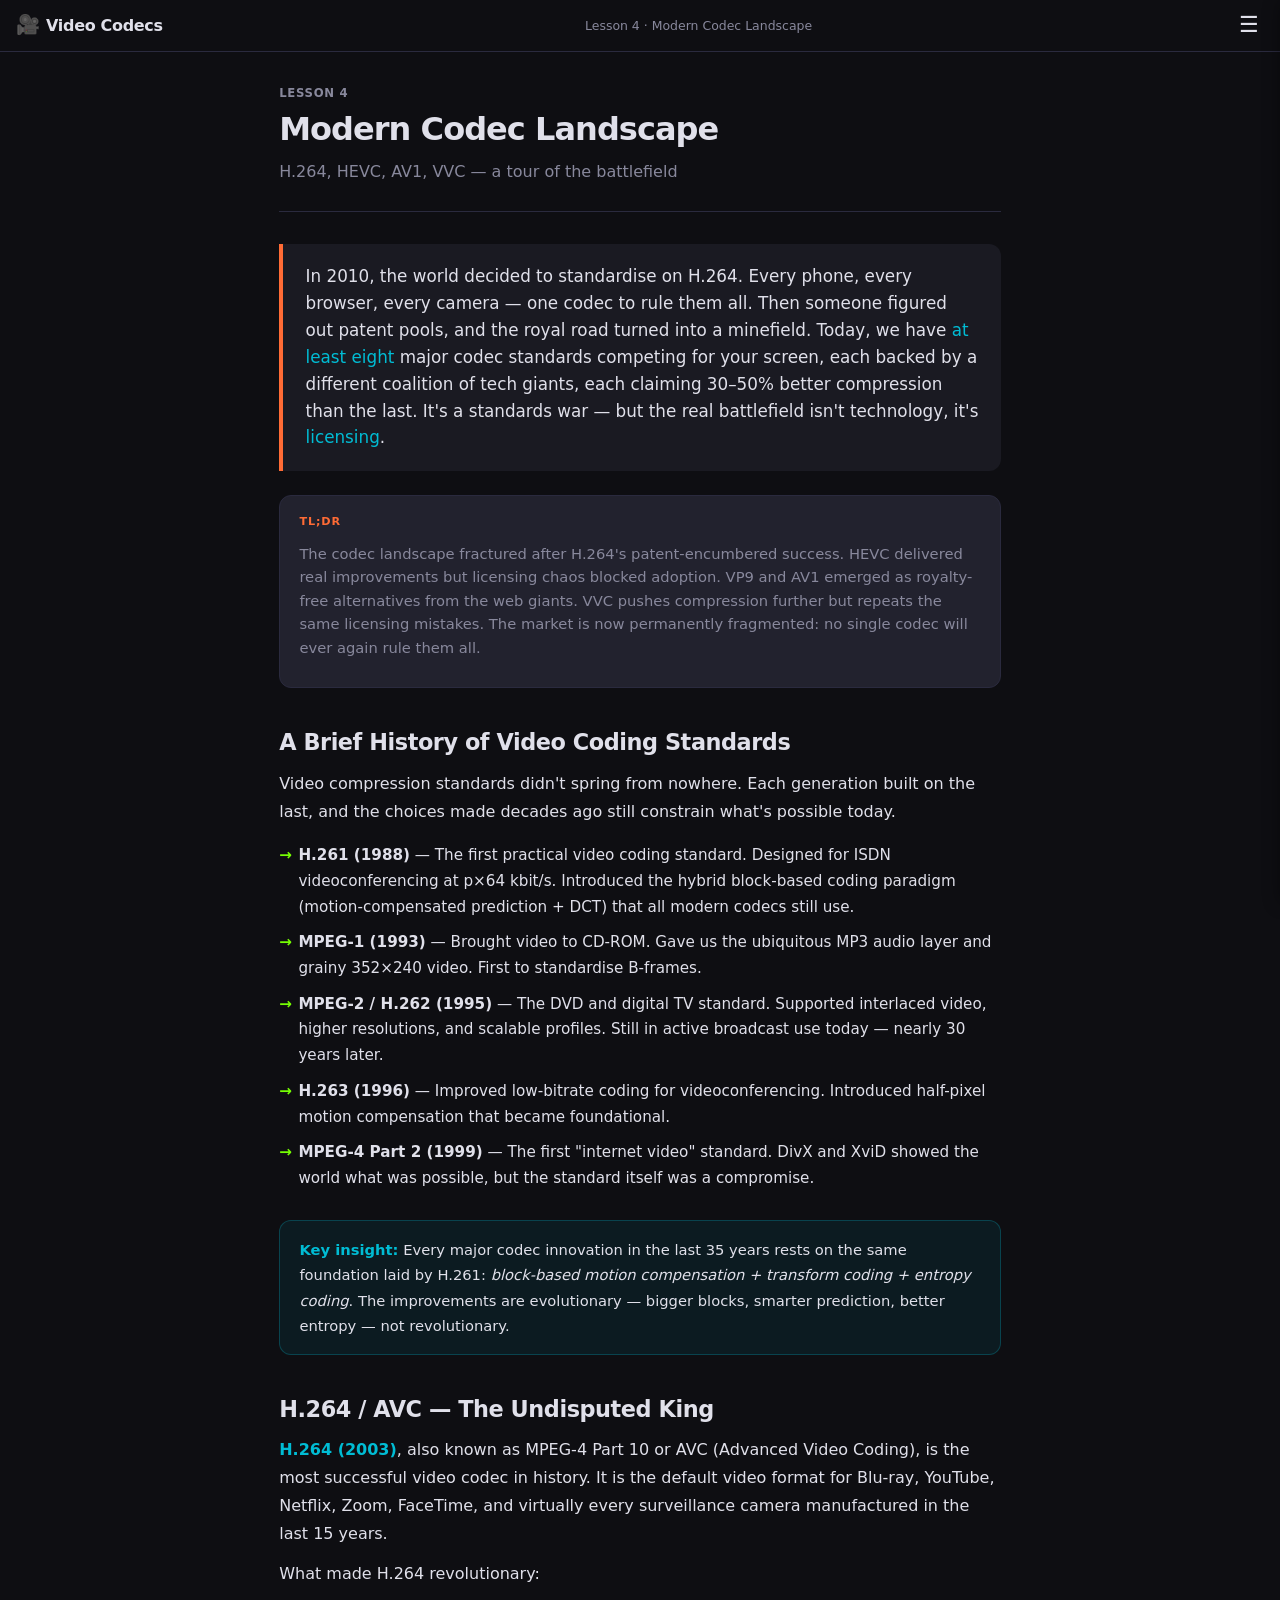
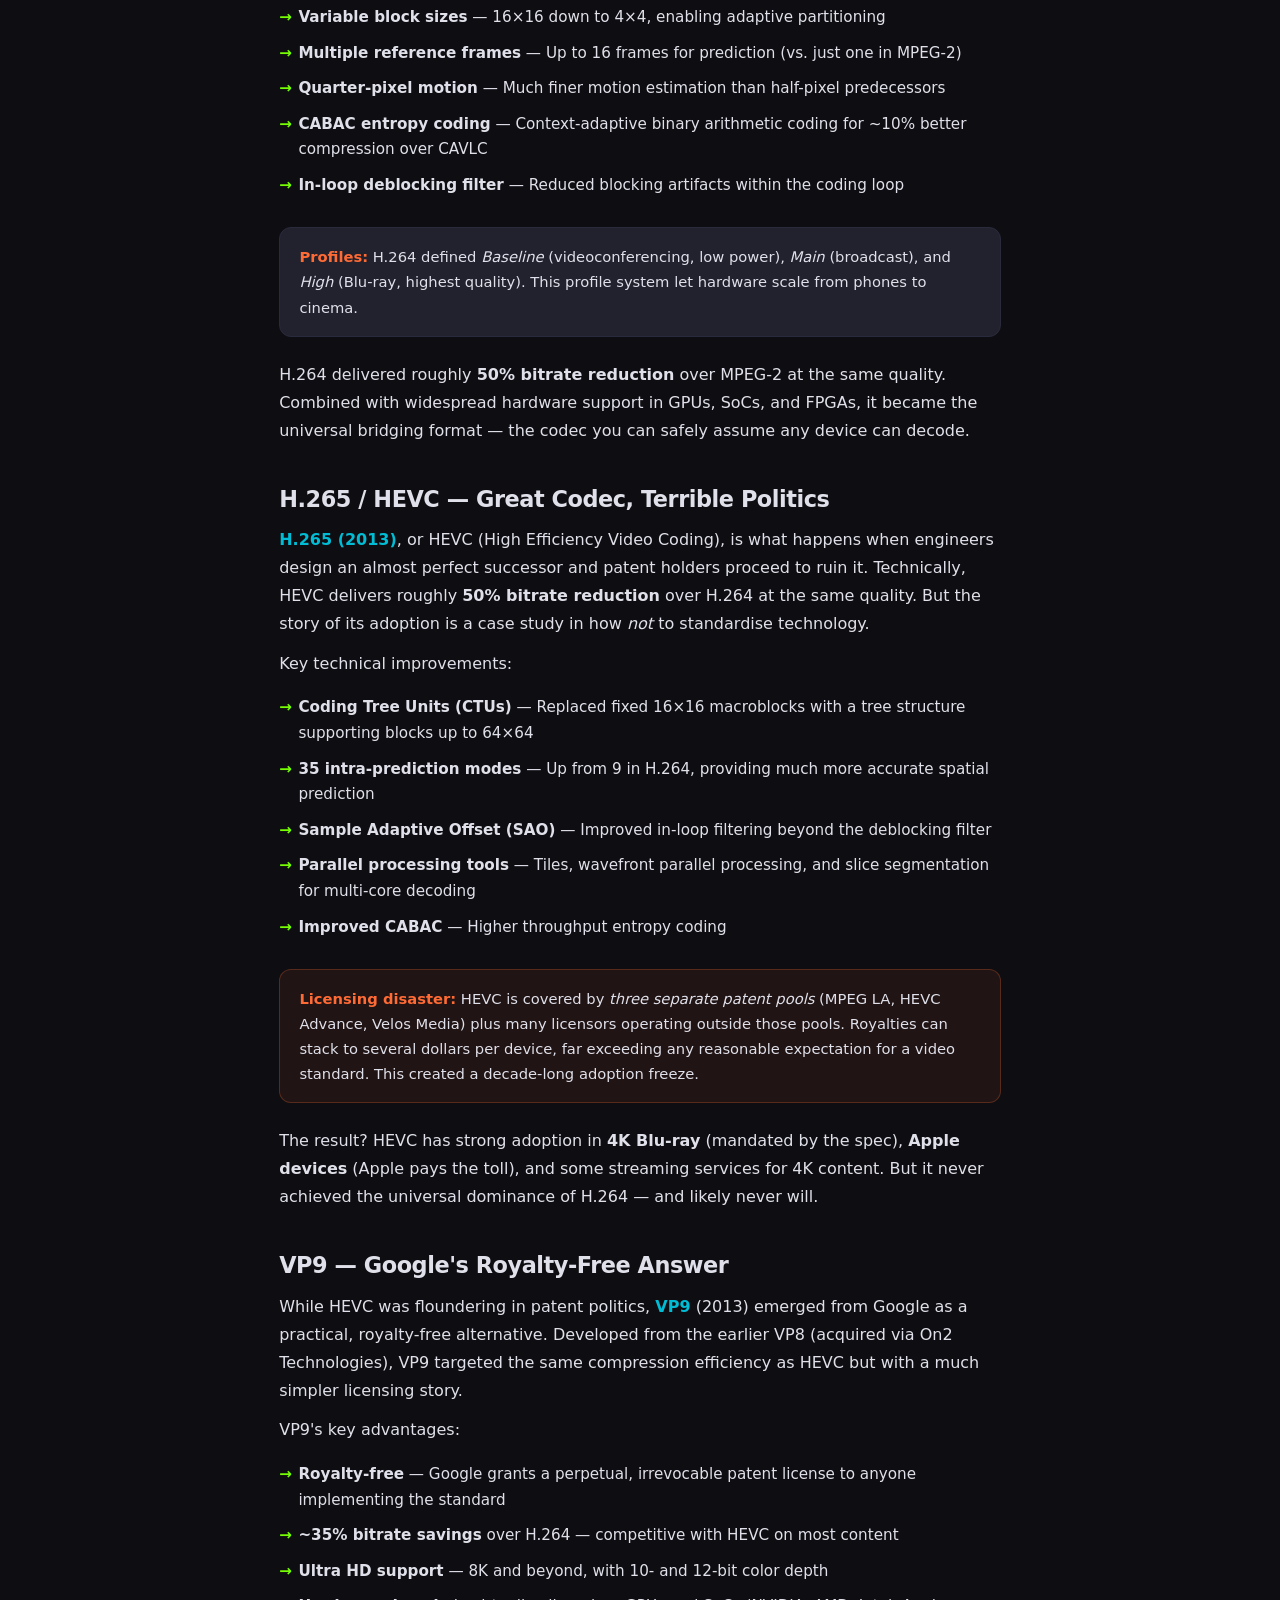
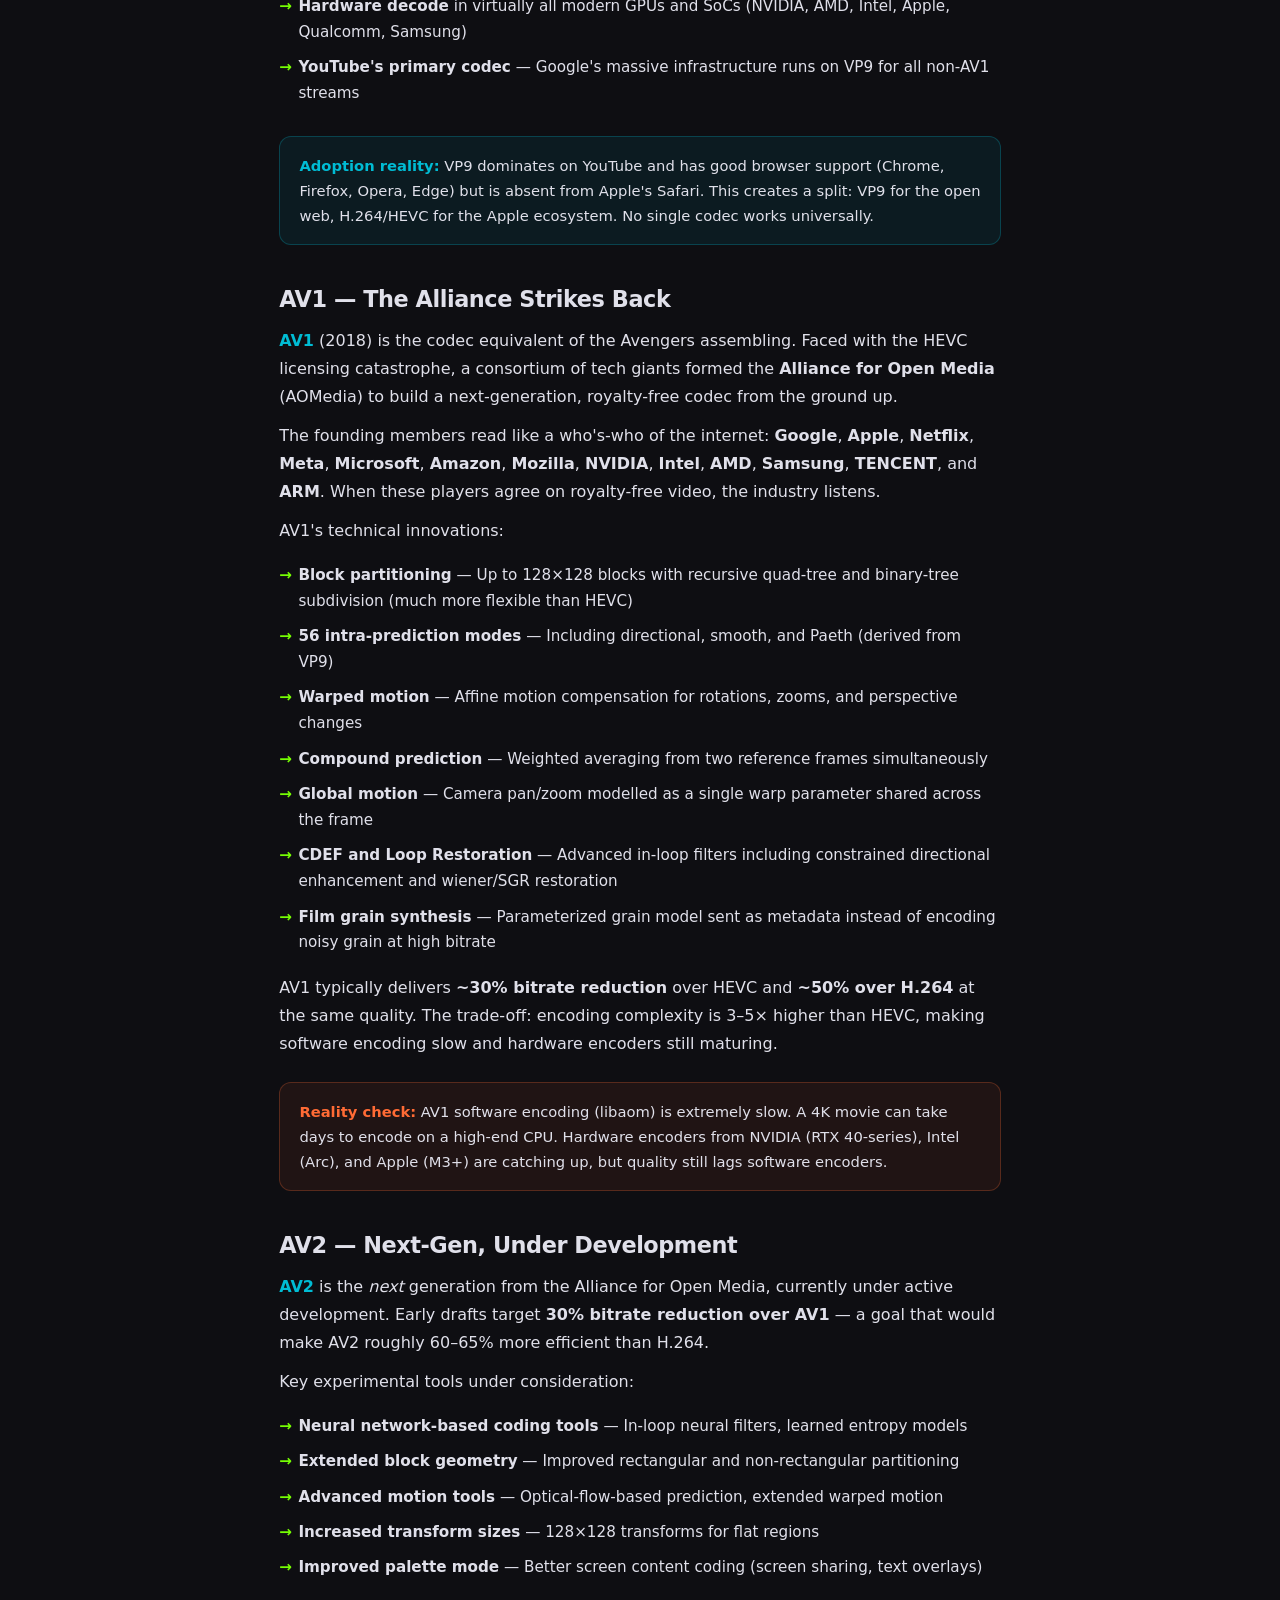
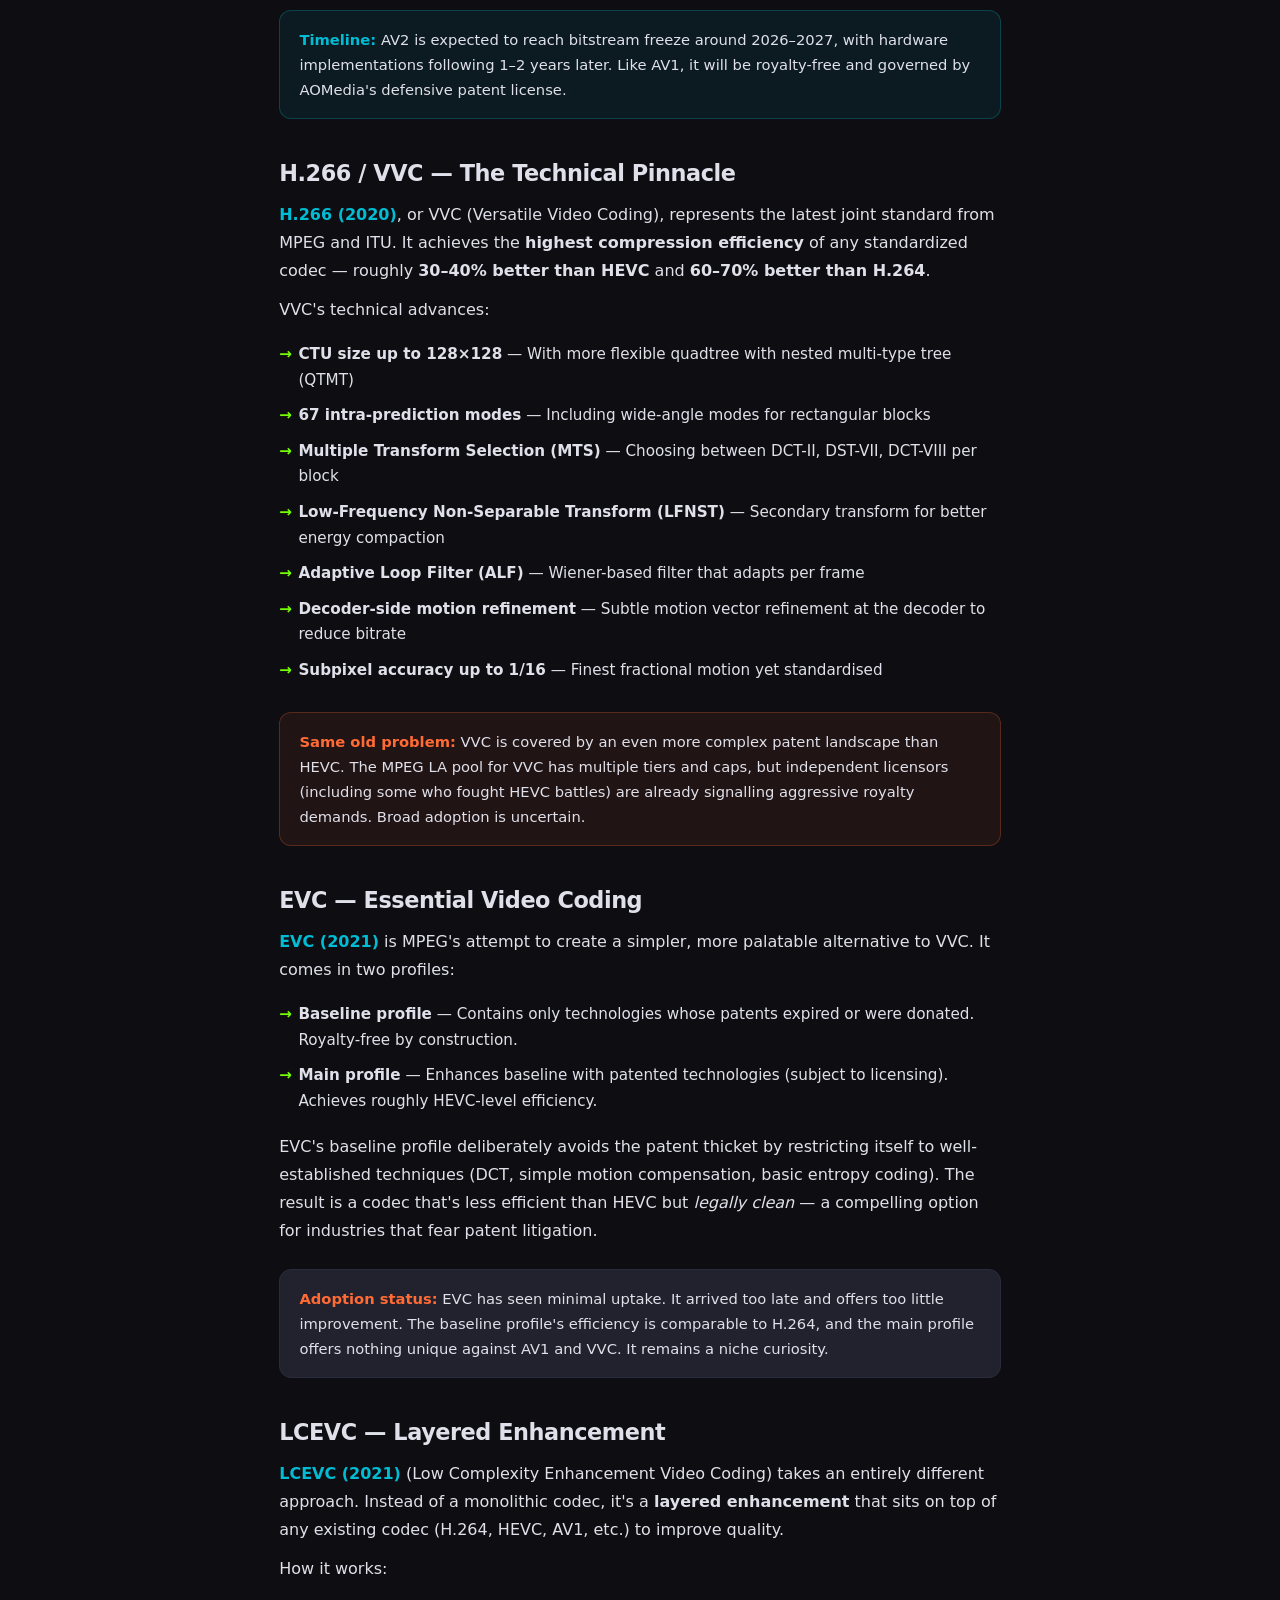
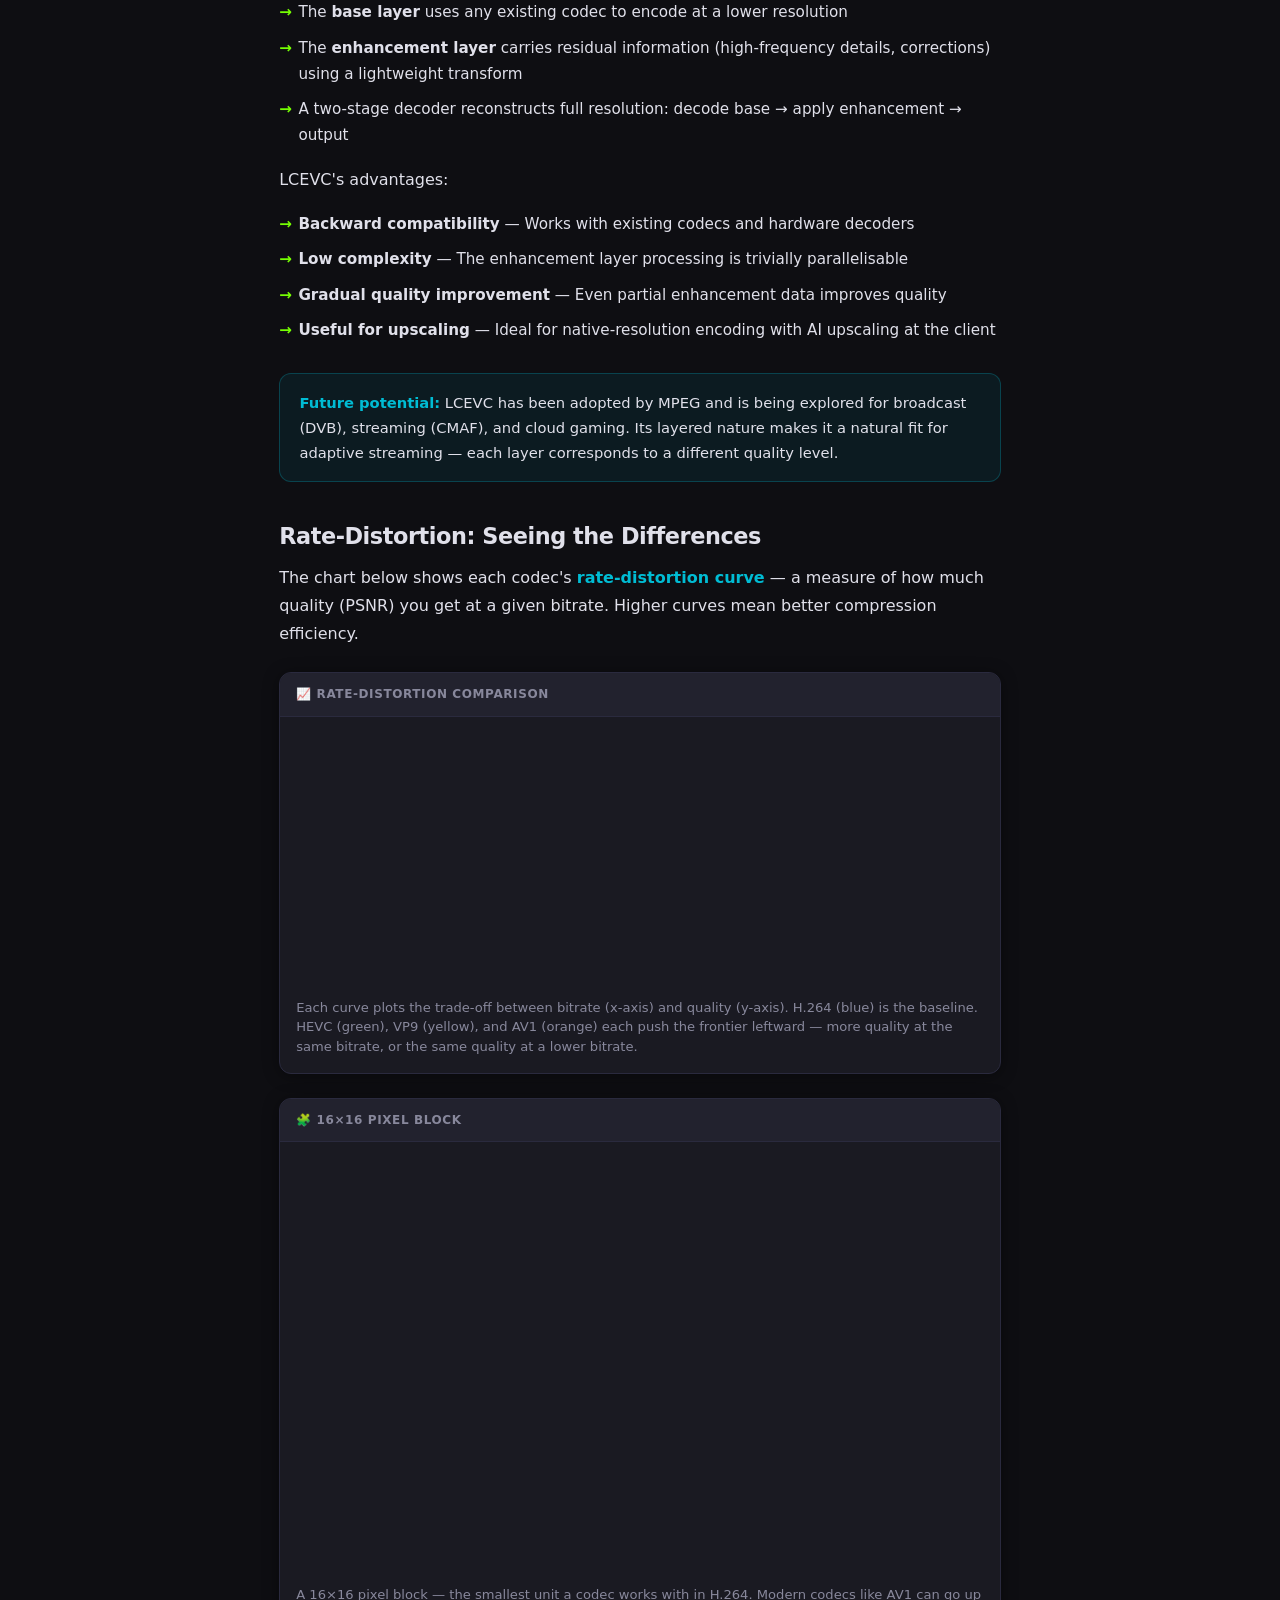
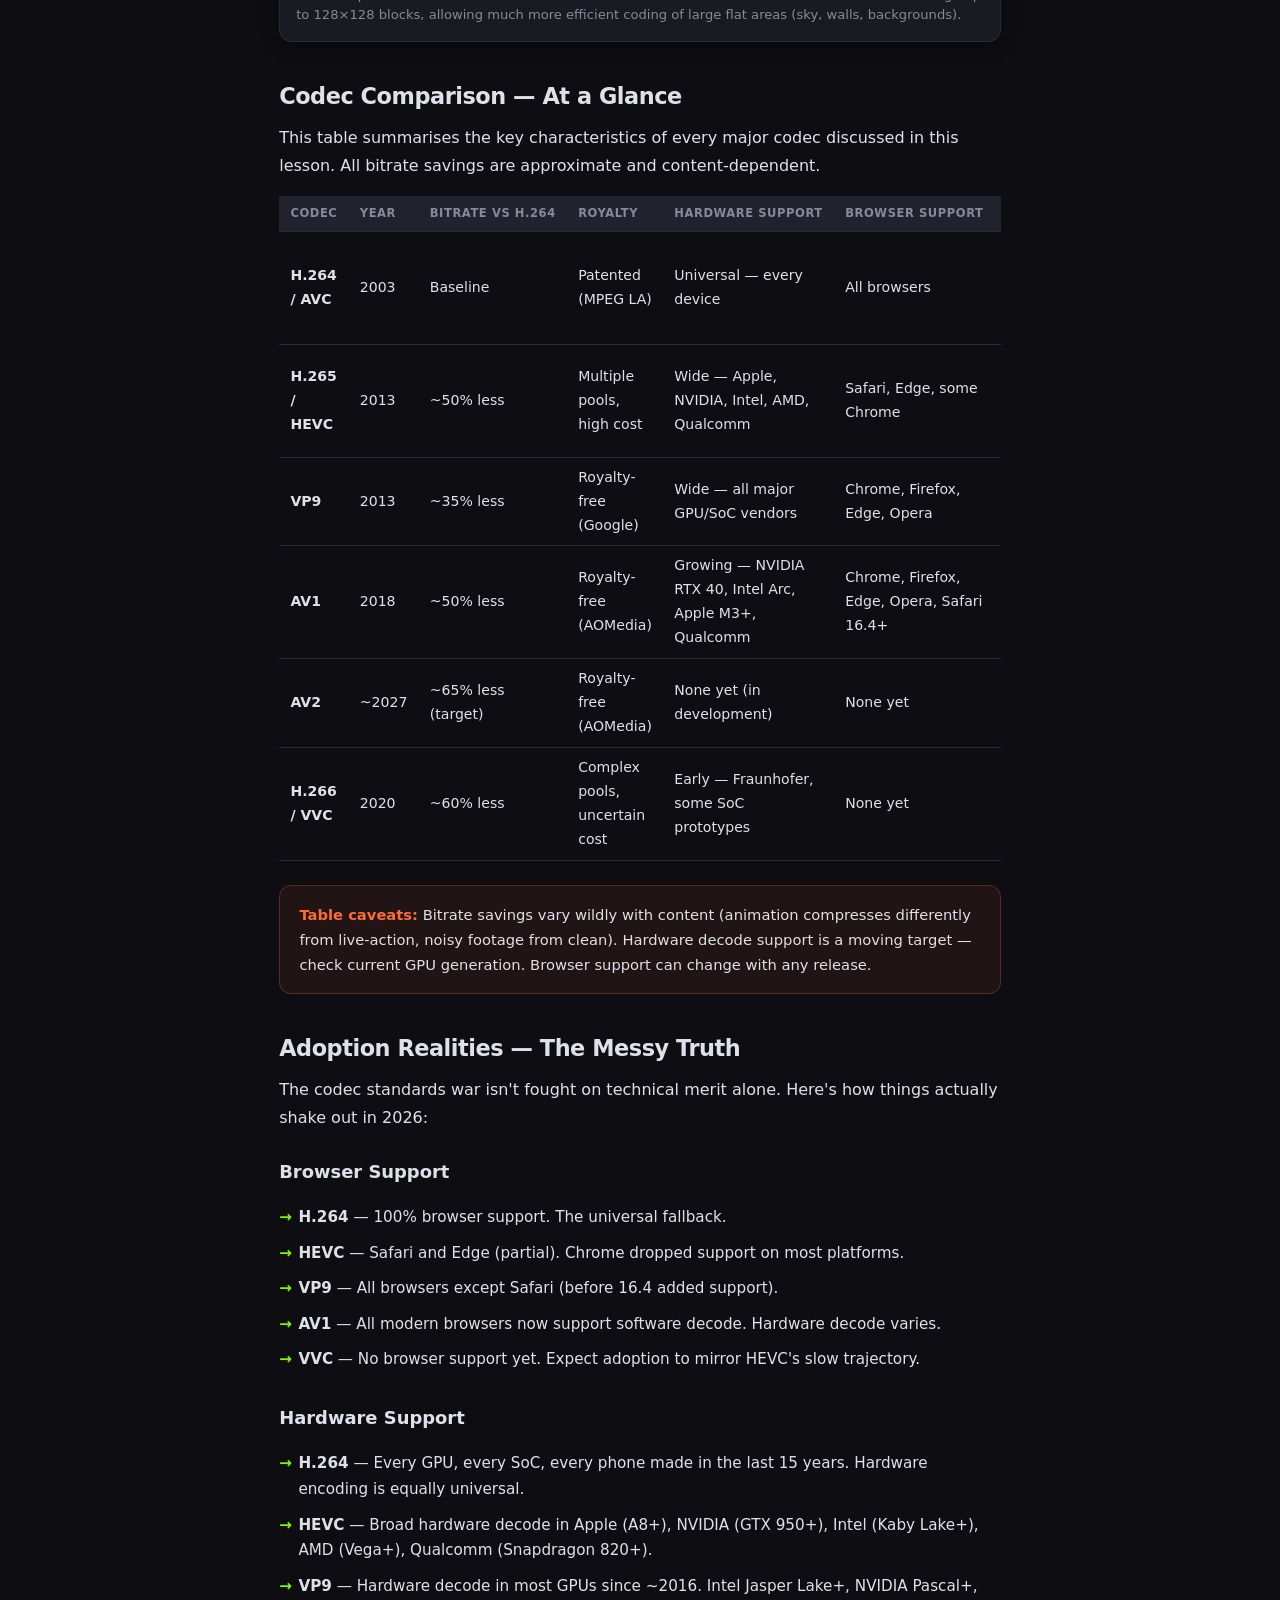
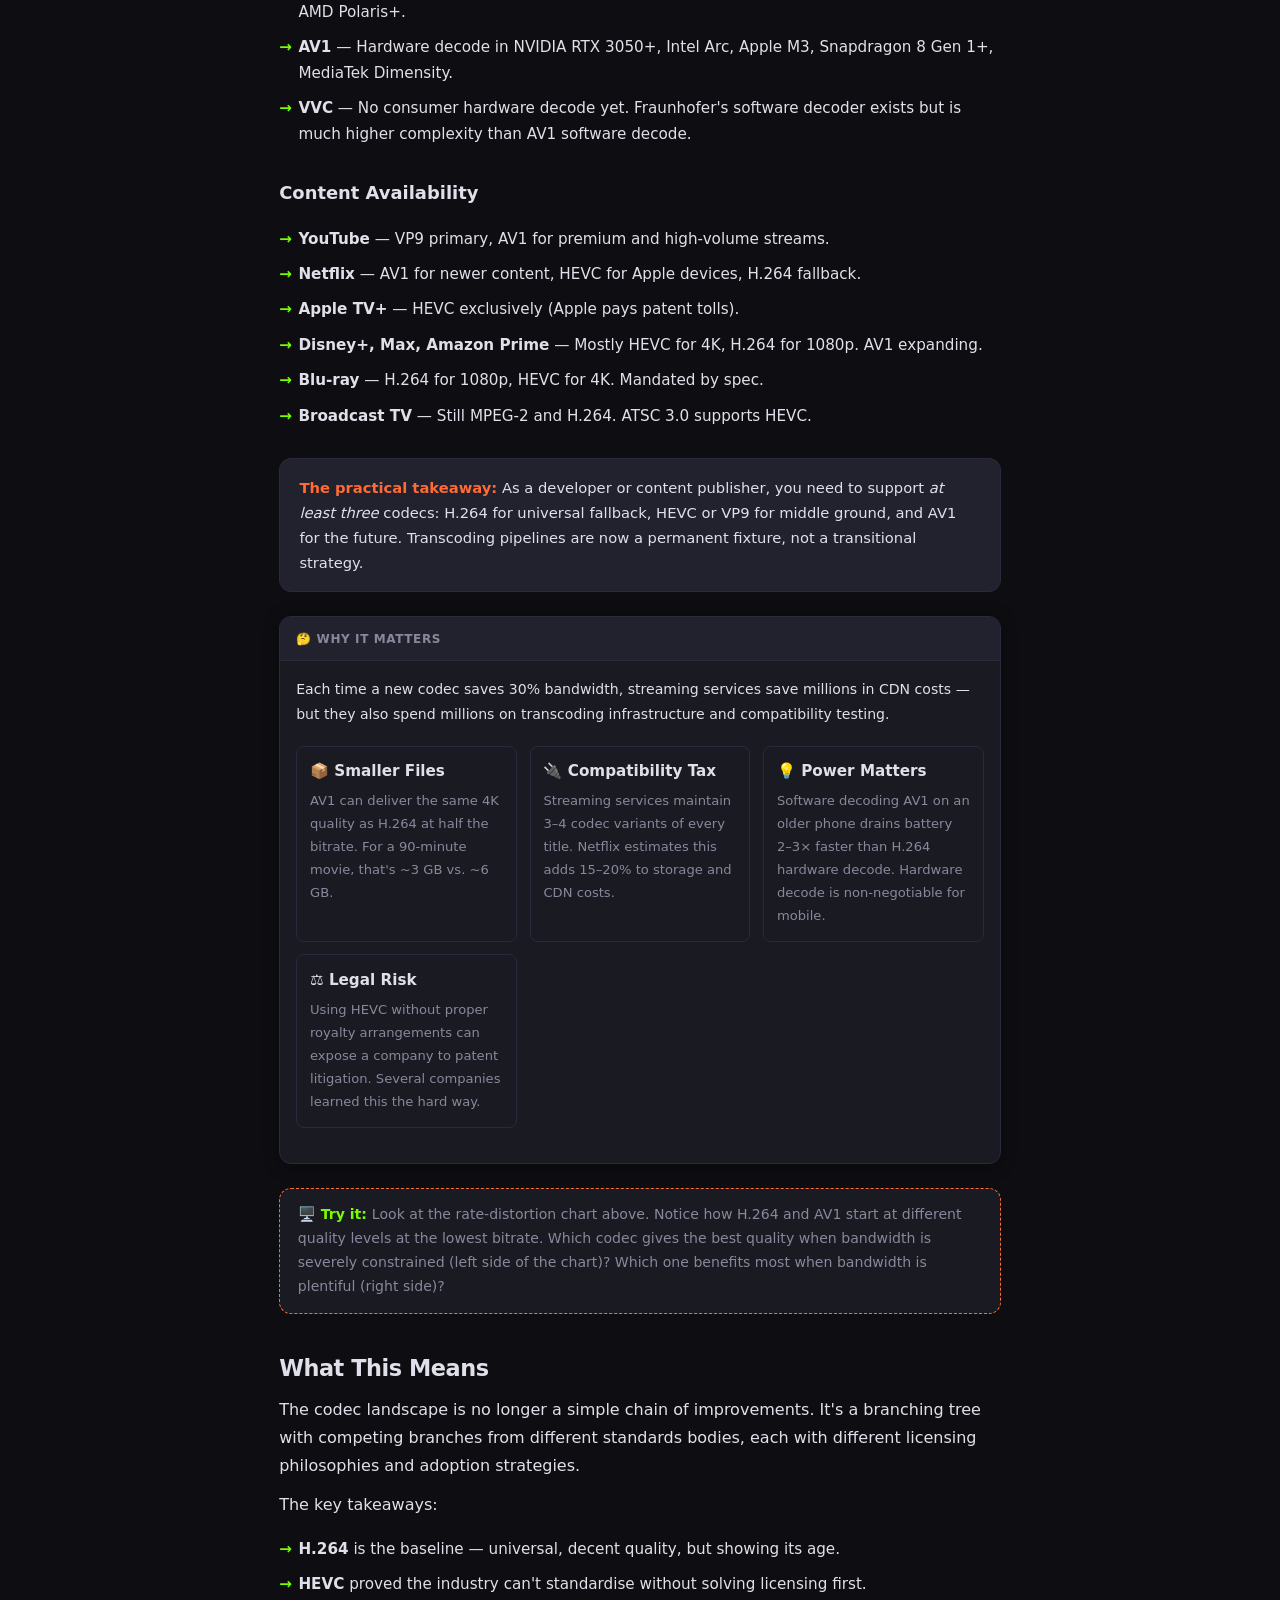
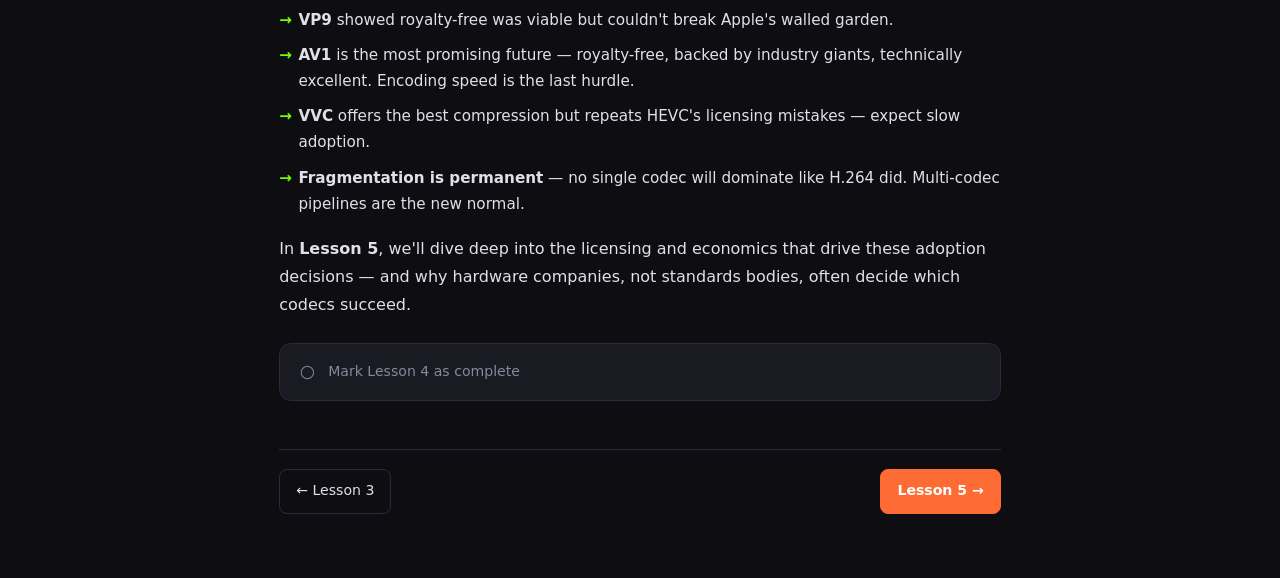
<file: lesson4.html>
<!DOCTYPE html>
<html lang="en">
<head>
<meta charset="UTF-8">
<meta name="viewport" content="width=device-width, initial-scale=1.0">
<title>Lesson 4 — Modern Codec Landscape | Video Codecs</title>
<link rel="stylesheet" href="assets/style.css">
</head>
<body data-lesson="4">

<!-- Navigation -->
<nav class="top-nav">
  <a href="index.html" class="nav-brand">
    <span class="emoji">🎥</span> Video Codecs
  </a>
  <span class="nav-lesson">Lesson 4 · Modern Codec Landscape</span>
  <button class="menu-btn" aria-label="Lessons">☰</button>
</nav>

<!-- Lesson Drawer -->
<div class="drawer-overlay"></div>
<aside class="lesson-drawer">
  <div class="drawer-header">
    <h3>Course Syllabus</h3>
    <button class="drawer-close">✕</button>
  </div>
  <ul class="lesson-list">
    <li><a href="index.html"><span class="lesson-num">🏠</span>Home</a></li>
    <li><a href="lesson1.html"><span class="lesson-num">01</span> How Video Codecs Work <span class="lesson-check" data-lesson="1">✓</span></a></li>
    <li><a href="lesson2.html"><span class="lesson-num">02</span> Weaknesses of Existing Codecs <span class="lesson-check" data-lesson="2">✓</span></a></li>
    <li><a href="lesson3.html"><span class="lesson-num">03</span> Hardware &amp; Codec Interplay <span class="lesson-check" data-lesson="3">✓</span></a></li>
    <li><a href="lesson4.html" class="active"><span class="lesson-num">04</span> Modern Codec Landscape <span class="lesson-check" data-lesson="4">✓</span></a></li>
    <li><a href="lesson5.html"><span class="lesson-num">05</span> Licensing &amp; Economics <span class="lesson-check" data-lesson="5">✓</span></a></li>
    <li><a href="lesson6.html"><span class="lesson-num">06</span> Future Directions <span class="lesson-check" data-lesson="6">✓</span></a></li>
  </ul>
  <div class="progress-bar"><div class="progress-bar-fill" style="width:0%"></div></div>
</aside>

<!-- Main Content -->
<main class="container">

  <header class="lesson-header">
    <div class="lesson-meta">Lesson 4</div>
    <h1>Modern Codec Landscape</h1>
    <p class="lesson-subtitle">H.264, HEVC, AV1, VVC — a tour of the battlefield</p>
  </header>

  <div class="story-hook">
    In 2010, the world decided to standardise on H.264. Every phone, every browser, every camera — one codec to rule them all. Then someone figured out patent pools, and the royal road turned into a minefield. Today, we have <em>at least eight</em> major codec standards competing for your screen, each backed by a different coalition of tech giants, each claiming 30–50% better compression than the last. It's a standards war — but the real battlefield isn't technology, it's <em>licensing</em>.
  </div>

  <div class="tldr">
    <div class="tldr-label">TL;DR</div>
    <p>The codec landscape fractured after H.264's patent-encumbered success. HEVC delivered real improvements but licensing chaos blocked adoption. VP9 and AV1 emerged as royalty-free alternatives from the web giants. VVC pushes compression further but repeats the same licensing mistakes. The market is now permanently fragmented: no single codec will ever again rule them all.</p>
  </div>

  <!-- SECTION 1: A Brief History -->
  <h2>A Brief History of Video Coding Standards</h2>

  <p>Video compression standards didn't spring from nowhere. Each generation built on the last, and the choices made decades ago still constrain what's possible today.</p>

  <ul class="content-list">
    <li><strong>H.261 (1988)</strong> — The first practical video coding standard. Designed for ISDN videoconferencing at p×64 kbit/s. Introduced the hybrid block-based coding paradigm (motion-compensated prediction + DCT) that all modern codecs still use.</li>
    <li><strong>MPEG-1 (1993)</strong> — Brought video to CD-ROM. Gave us the ubiquitous MP3 audio layer and grainy 352×240 video. First to standardise B-frames.</li>
    <li><strong>MPEG-2 / H.262 (1995)</strong> — The DVD and digital TV standard. Supported interlaced video, higher resolutions, and scalable profiles. Still in active broadcast use today — nearly 30 years later.</li>
    <li><strong>H.263 (1996)</strong> — Improved low-bitrate coding for videoconferencing. Introduced half-pixel motion compensation that became foundational.</li>
    <li><strong>MPEG-4 Part 2 (1999)</strong> — The first "internet video" standard. DivX and XviD showed the world what was possible, but the standard itself was a compromise.</li>
  </ul>

  <div class="callout-info">
    <strong>Key insight:</strong> Every major codec innovation in the last 35 years rests on the same foundation laid by H.261: <em>block-based motion compensation + transform coding + entropy coding</em>. The improvements are evolutionary — bigger blocks, smarter prediction, better entropy — not revolutionary.
  </div>

  <!-- SECTION 2: H.264/AVC -->
  <h2>H.264 / AVC — The Undisputed King</h2>

  <p><span class="key-term">H.264 (2003)</span>, also known as MPEG-4 Part 10 or AVC (Advanced Video Coding), is the most successful video codec in history. It is the default video format for Blu-ray, YouTube, Netflix, Zoom, FaceTime, and virtually every surveillance camera manufactured in the last 15 years.</p>

  <p>What made H.264 revolutionary:</p>

  <ul class="content-list">
    <li><strong>Variable block sizes</strong> — 16×16 down to 4×4, enabling adaptive partitioning</li>
    <li><strong>Multiple reference frames</strong> — Up to 16 frames for prediction (vs. just one in MPEG-2)</li>
    <li><strong>Quarter-pixel motion</strong> — Much finer motion estimation than half-pixel predecessors</li>
    <li><strong>CABAC entropy coding</strong> — Context-adaptive binary arithmetic coding for ~10% better compression over CAVLC</li>
    <li><strong>In-loop deblocking filter</strong> — Reduced blocking artifacts within the coding loop</li>
  </ul>

  <div class="callout">
    <strong>Profiles:</strong> H.264 defined <em>Baseline</em> (videoconferencing, low power), <em>Main</em> (broadcast), and <em>High</em> (Blu-ray, highest quality). This profile system let hardware scale from phones to cinema.
  </div>

  <p>H.264 delivered roughly <strong>50% bitrate reduction</strong> over MPEG-2 at the same quality. Combined with widespread hardware support in GPUs, SoCs, and FPGAs, it became the universal bridging format — the codec you can safely assume any device can decode.</p>

  <!-- SECTION 3: H.265/HEVC -->
  <h2>H.265 / HEVC — Great Codec, Terrible Politics</h2>

  <p><span class="key-term">H.265 (2013)</span>, or HEVC (High Efficiency Video Coding), is what happens when engineers design an almost perfect successor and patent holders proceed to ruin it. Technically, HEVC delivers roughly <strong>50% bitrate reduction</strong> over H.264 at the same quality. But the story of its adoption is a case study in how <em>not</em> to standardise technology.</p>

  <p>Key technical improvements:</p>

  <ul class="content-list">
    <li><strong>Coding Tree Units (CTUs)</strong> — Replaced fixed 16×16 macroblocks with a tree structure supporting blocks up to 64×64</li>
    <li><strong>35 intra-prediction modes</strong> — Up from 9 in H.264, providing much more accurate spatial prediction</li>
    <li><strong>Sample Adaptive Offset (SAO)</strong> — Improved in-loop filtering beyond the deblocking filter</li>
    <li><strong>Parallel processing tools</strong> — Tiles, wavefront parallel processing, and slice segmentation for multi-core decoding</li>
    <li><strong>Improved CABAC</strong> — Higher throughput entropy coding</li>
  </ul>

  <div class="callout-warn">
    <strong>Licensing disaster:</strong> HEVC is covered by <em>three separate patent pools</em> (MPEG LA, HEVC Advance, Velos Media) plus many licensors operating outside those pools. Royalties can stack to several dollars per device, far exceeding any reasonable expectation for a video standard. This created a decade-long adoption freeze.
  </div>

  <p>The result? HEVC has strong adoption in <strong>4K Blu-ray</strong> (mandated by the spec), <strong>Apple devices</strong> (Apple pays the toll), and some streaming services for 4K content. But it never achieved the universal dominance of H.264 — and likely never will.</p>

  <!-- SECTION 4: VP9 -->
  <h2>VP9 — Google's Royalty-Free Answer</h2>

  <p>While HEVC was floundering in patent politics, <span class="key-term">VP9</span> (2013) emerged from Google as a practical, royalty-free alternative. Developed from the earlier VP8 (acquired via On2 Technologies), VP9 targeted the same compression efficiency as HEVC but with a much simpler licensing story.</p>

  <p>VP9's key advantages:</p>

  <ul class="content-list">
    <li><strong>Royalty-free</strong> — Google grants a perpetual, irrevocable patent license to anyone implementing the standard</li>
    <li><strong>~35% bitrate savings</strong> over H.264 — competitive with HEVC on most content</li>
    <li><strong>Ultra HD support</strong> — 8K and beyond, with 10- and 12-bit color depth</li>
    <li><strong>Hardware decode</strong> in virtually all modern GPUs and SoCs (NVIDIA, AMD, Intel, Apple, Qualcomm, Samsung)</li>
    <li><strong>YouTube's primary codec</strong> — Google's massive infrastructure runs on VP9 for all non-AV1 streams</li>
  </ul>

  <div class="callout-info">
    <strong>Adoption reality:</strong> VP9 dominates on YouTube and has good browser support (Chrome, Firefox, Opera, Edge) but is absent from Apple's Safari. This creates a split: VP9 for the open web, H.264/HEVC for the Apple ecosystem. No single codec works universally.
  </div>

  <!-- SECTION 5: AV1 -->
  <h2>AV1 — The Alliance Strikes Back</h2>

  <p><span class="key-term">AV1</span> (2018) is the codec equivalent of the Avengers assembling. Faced with the HEVC licensing catastrophe, a consortium of tech giants formed the <strong>Alliance for Open Media</strong> (AOMedia) to build a next-generation, royalty-free codec from the ground up.</p>

  <p>The founding members read like a who's-who of the internet: <strong>Google</strong>, <strong>Apple</strong>, <strong>Netflix</strong>, <strong>Meta</strong>, <strong>Microsoft</strong>, <strong>Amazon</strong>, <strong>Mozilla</strong>, <strong>NVIDIA</strong>, <strong>Intel</strong>, <strong>AMD</strong>, <strong>Samsung</strong>, <strong>TENCENT</strong>, and <strong>ARM</strong>. When these players agree on royalty-free video, the industry listens.</p>

  <p>AV1's technical innovations:</p>

  <ul class="content-list">
    <li><strong>Block partitioning</strong> — Up to 128×128 blocks with recursive quad-tree and binary-tree subdivision (much more flexible than HEVC)</li>
    <li><strong>56 intra-prediction modes</strong> — Including directional, smooth, and Paeth (derived from VP9)</li>
    <li><strong>Warped motion</strong> — Affine motion compensation for rotations, zooms, and perspective changes</li>
    <li><strong>Compound prediction</strong> — Weighted averaging from two reference frames simultaneously</li>
    <li><strong>Global motion</strong> — Camera pan/zoom modelled as a single warp parameter shared across the frame</li>
    <li><strong>CDEF and Loop Restoration</strong> — Advanced in-loop filters including constrained directional enhancement and wiener/SGR restoration</li>
    <li><strong>Film grain synthesis</strong> — Parameterized grain model sent as metadata instead of encoding noisy grain at high bitrate</li>
  </ul>

  <p>AV1 typically delivers <strong>~30% bitrate reduction</strong> over HEVC and <strong>~50% over H.264</strong> at the same quality. The trade-off: encoding complexity is 3–5× higher than HEVC, making software encoding slow and hardware encoders still maturing.</p>

  <div class="callout-warn">
    <strong>Reality check:</strong> AV1 software encoding (libaom) is extremely slow. A 4K movie can take days to encode on a high-end CPU. Hardware encoders from NVIDIA (RTX 40-series), Intel (Arc), and Apple (M3+) are catching up, but quality still lags software encoders.
  </div>

  <!-- SECTION 6: AV2 -->
  <h2>AV2 — Next-Gen, Under Development</h2>

  <p><span class="key-term">AV2</span> is the <em>next</em> generation from the Alliance for Open Media, currently under active development. Early drafts target <strong>30% bitrate reduction over AV1</strong> — a goal that would make AV2 roughly 60–65% more efficient than H.264.</p>

  <p>Key experimental tools under consideration:</p>

  <ul class="content-list">
    <li><strong>Neural network-based coding tools</strong> — In-loop neural filters, learned entropy models</li>
    <li><strong>Extended block geometry</strong> — Improved rectangular and non-rectangular partitioning</li>
    <li><strong>Advanced motion tools</strong> — Optical-flow-based prediction, extended warped motion</li>
    <li><strong>Increased transform sizes</strong> — 128×128 transforms for flat regions</li>
    <li><strong>Improved palette mode</strong> — Better screen content coding (screen sharing, text overlays)</li>
  </ul>

  <div class="callout-info">
    <strong>Timeline:</strong> AV2 is expected to reach bitstream freeze around 2026–2027, with hardware implementations following 1–2 years later. Like AV1, it will be royalty-free and governed by AOMedia's defensive patent license.
  </div>

  <!-- SECTION 7: H.266/VVC -->
  <h2>H.266 / VVC — The Technical Pinnacle</h2>

  <p><span class="key-term">H.266 (2020)</span>, or VVC (Versatile Video Coding), represents the latest joint standard from MPEG and ITU. It achieves the <strong>highest compression efficiency</strong> of any standardized codec — roughly <strong>30–40% better than HEVC</strong> and <strong>60–70% better than H.264</strong>.</p>

  <p>VVC's technical advances:</p>

  <ul class="content-list">
    <li><strong>CTU size up to 128×128</strong> — With more flexible quadtree with nested multi-type tree (QTMT)</li>
    <li><strong>67 intra-prediction modes</strong> — Including wide-angle modes for rectangular blocks</li>
    <li><strong>Multiple Transform Selection (MTS)</strong> — Choosing between DCT-II, DST-VII, DCT-VIII per block</li>
    <li><strong>Low-Frequency Non-Separable Transform (LFNST)</strong> — Secondary transform for better energy compaction</li>
    <li><strong>Adaptive Loop Filter (ALF)</strong> — Wiener-based filter that adapts per frame</li>
    <li><strong>Decoder-side motion refinement</strong> — Subtle motion vector refinement at the decoder to reduce bitrate</li>
    <li><strong>Subpixel accuracy up to 1/16</strong> — Finest fractional motion yet standardised</li>
  </ul>

  <div class="callout-warn">
    <strong>Same old problem:</strong> VVC is covered by an even more complex patent landscape than HEVC. The MPEG LA pool for VVC has multiple tiers and caps, but independent licensors (including some who fought HEVC battles) are already signalling aggressive royalty demands. Broad adoption is uncertain.
  </div>

  <!-- SECTION 8: EVC -->
  <h2>EVC — Essential Video Coding</h2>

  <p><span class="key-term">EVC (2021)</span> is MPEG's attempt to create a simpler, more palatable alternative to VVC. It comes in two profiles:</p>

  <ul class="content-list">
    <li><strong>Baseline profile</strong> — Contains only technologies whose patents expired or were donated. Royalty-free by construction.</li>
    <li><strong>Main profile</strong> — Enhances baseline with patented technologies (subject to licensing). Achieves roughly HEVC-level efficiency.</li>
  </ul>

  <p>EVC's baseline profile deliberately avoids the patent thicket by restricting itself to well-established techniques (DCT, simple motion compensation, basic entropy coding). The result is a codec that's less efficient than HEVC but <em>legally clean</em> — a compelling option for industries that fear patent litigation.</p>

  <div class="callout">
    <strong>Adoption status:</strong> EVC has seen minimal uptake. It arrived too late and offers too little improvement. The baseline profile's efficiency is comparable to H.264, and the main profile offers nothing unique against AV1 and VVC. It remains a niche curiosity.
  </div>

  <!-- SECTION 9: LCEVC -->
  <h2>LCEVC — Layered Enhancement</h2>

  <p><span class="key-term">LCEVC (2021)</span> (Low Complexity Enhancement Video Coding) takes an entirely different approach. Instead of a monolithic codec, it's a <strong>layered enhancement</strong> that sits on top of any existing codec (H.264, HEVC, AV1, etc.) to improve quality.</p>

  <p>How it works:</p>

  <ul class="content-list">
    <li>The <strong>base layer</strong> uses any existing codec to encode at a lower resolution</li>
    <li>The <strong>enhancement layer</strong> carries residual information (high-frequency details, corrections) using a lightweight transform</li>
    <li>A two-stage decoder reconstructs full resolution: decode base → apply enhancement → output</li>
  </ul>

  <p>LCEVC's advantages:</p>

  <ul class="content-list">
    <li><strong>Backward compatibility</strong> — Works with existing codecs and hardware decoders</li>
    <li><strong>Low complexity</strong> — The enhancement layer processing is trivially parallelisable</li>
    <li><strong>Gradual quality improvement</strong> — Even partial enhancement data improves quality</li>
    <li><strong>Useful for upscaling</strong> — Ideal for native-resolution encoding with AI upscaling at the client</li>
  </ul>

  <div class="callout-info">
    <strong>Future potential:</strong> LCEVC has been adopted by MPEG and is being explored for broadcast (DVB), streaming (CMAF), and cloud gaming. Its layered nature makes it a natural fit for adaptive streaming — each layer corresponds to a different quality level.
  </div>

  <!-- SECTION 10: Rate-Distortion Comparison -->
  <h2>Rate-Distortion: Seeing the Differences</h2>

  <p>The chart below shows each codec's <span class="key-term">rate-distortion curve</span> — a measure of how much quality (PSNR) you get at a given bitrate. Higher curves mean better compression efficiency.</p>

  <div class="widget">
    <div class="widget-header">📈 Rate-Distortion Comparison</div>
    <div class="widget-body">
      <canvas id="rd-canvas" width="700" height="260"></canvas>
      <p class="widget-desc">Each curve plots the trade-off between bitrate (x-axis) and quality (y-axis). H.264 (blue) is the baseline. HEVC (green), VP9 (yellow), and AV1 (orange) each push the frontier leftward — more quality at the same bitrate, or the same quality at a lower bitrate.</p>
    </div>
  </div>

  <div class="widget">
    <div class="widget-header">🧩 16×16 Pixel Block</div>
    <div class="widget-body">
      <canvas id="block-canvas" width="280" height="170"></canvas>
      <p class="widget-desc">A 16×16 pixel block — the smallest unit a codec works with in H.264. Modern codecs like AV1 can go up to 128×128 blocks, allowing much more efficient coding of large flat areas (sky, walls, backgrounds).</p>
    </div>
  </div>

  <!-- SECTION 11: Comparison Table -->
  <h2>Codec Comparison — At a Glance</h2>

  <p>This table summarises the key characteristics of every major codec discussed in this lesson. All bitrate savings are approximate and content-dependent.</p>

  <div class="table-wrap">
    <table>
      <thead>
        <tr>
          <th>Codec</th>
          <th>Year</th>
          <th>Bitrate vs H.264</th>
          <th>Royalty</th>
          <th>Hardware Support</th>
          <th>Browser Support</th>
          <th>Primary Use</th>
        </tr>
      </thead>
      <tbody>
        <tr>
          <td><strong>H.264 / AVC</strong></td>
          <td>2003</td>
          <td>Baseline</td>
          <td>Patented (MPEG LA)</td>
          <td>Universal — every device</td>
          <td>All browsers</td>
          <td>Streaming, Blu-ray, videoconferencing, surveillance</td>
        </tr>
        <tr>
          <td><strong>H.265 / HEVC</strong></td>
          <td>2013</td>
          <td>~50% less</td>
          <td>Multiple pools, high cost</td>
          <td>Wide — Apple, NVIDIA, Intel, AMD, Qualcomm</td>
          <td>Safari, Edge, some Chrome</td>
          <td>4K Blu-ray, Apple ecosystem, premium streaming</td>
        </tr>
        <tr>
          <td><strong>VP9</strong></td>
          <td>2013</td>
          <td>~35% less</td>
          <td>Royalty-free (Google)</td>
          <td>Wide — all major GPU/SoC vendors</td>
          <td>Chrome, Firefox, Edge, Opera</td>
          <td>YouTube, open web streaming</td>
        </tr>
        <tr>
          <td><strong>AV1</strong></td>
          <td>2018</td>
          <td>~50% less</td>
          <td>Royalty-free (AOMedia)</td>
          <td>Growing — NVIDIA RTX 40, Intel Arc, Apple M3+, Qualcomm</td>
          <td>Chrome, Firefox, Edge, Opera, Safari 16.4+</td>
          <td>Netflix, YouTube, premium streaming, <br>cloud gaming</td>
        </tr>
        <tr>
          <td><strong>AV2</strong></td>
          <td>~2027</td>
          <td>~65% less (target)</td>
          <td>Royalty-free (AOMedia)</td>
          <td>None yet (in development)</td>
          <td>None yet</td>
          <td>Future streaming, next-gen internet video</td>
        </tr>
        <tr>
          <td><strong>H.266 / VVC</strong></td>
          <td>2020</td>
          <td>~60% less</td>
          <td>Complex pools, uncertain cost</td>
          <td>Early — Fraunhofer, some SoC prototypes</td>
          <td>None yet</td>
          <td>Broadcast, future UHD, premium delivery</td>
        </tr>
      </tbody>
    </table>
  </div>

  <div class="callout-warn">
    <strong>Table caveats:</strong> Bitrate savings vary wildly with content (animation compresses differently from live-action, noisy footage from clean). Hardware decode support is a moving target — check current GPU generation. Browser support can change with any release.
  </div>

  <!-- SECTION 10: Adoption Realities -->
  <h2>Adoption Realities — The Messy Truth</h2>

  <p>The codec standards war isn't fought on technical merit alone. Here's how things actually shake out in 2026:</p>

  <h3>Browser Support</h3>

  <ul class="content-list">
    <li><strong>H.264</strong> — 100% browser support. The universal fallback.</li>
    <li><strong>HEVC</strong> — Safari and Edge (partial). Chrome dropped support on most platforms.</li>
    <li><strong>VP9</strong> — All browsers except Safari (before 16.4 added support).</li>
    <li><strong>AV1</strong> — All modern browsers now support software decode. Hardware decode varies.</li>
    <li><strong>VVC</strong> — No browser support yet. Expect adoption to mirror HEVC's slow trajectory.</li>
  </ul>

  <h3>Hardware Support</h3>

  <ul class="content-list">
    <li><strong>H.264</strong> — Every GPU, every SoC, every phone made in the last 15 years. Hardware encoding is equally universal.</li>
    <li><strong>HEVC</strong> — Broad hardware decode in Apple (A8+), NVIDIA (GTX 950+), Intel (Kaby Lake+), AMD (Vega+), Qualcomm (Snapdragon 820+).</li>
    <li><strong>VP9</strong> — Hardware decode in most GPUs since ~2016. Intel Jasper Lake+, NVIDIA Pascal+, AMD Polaris+.</li>
    <li><strong>AV1</strong> — Hardware decode in NVIDIA RTX 3050+, Intel Arc, Apple M3, Snapdragon 8 Gen 1+, MediaTek Dimensity.</li>
    <li><strong>VVC</strong> — No consumer hardware decode yet. Fraunhofer's software decoder exists but is much higher complexity than AV1 software decode.</li>
  </ul>

  <h3>Content Availability</h3>

  <ul class="content-list">
    <li><strong>YouTube</strong> — VP9 primary, AV1 for premium and high-volume streams.</li>
    <li><strong>Netflix</strong> — AV1 for newer content, HEVC for Apple devices, H.264 fallback.</li>
    <li><strong>Apple TV+</strong> — HEVC exclusively (Apple pays patent tolls).</li>
    <li><strong>Disney+, Max, Amazon Prime</strong> — Mostly HEVC for 4K, H.264 for 1080p. AV1 expanding.</li>
    <li><strong>Blu-ray</strong> — H.264 for 1080p, HEVC for 4K. Mandated by spec.</li>
    <li><strong>Broadcast TV</strong> — Still MPEG-2 and H.264. ATSC 3.0 supports HEVC.</li>
  </ul>

  <div class="callout">
    <strong>The practical takeaway:</strong> As a developer or content publisher, you need to support <em>at least three</em> codecs: H.264 for universal fallback, HEVC or VP9 for middle ground, and AV1 for the future. Transcoding pipelines are now a permanent fixture, not a transitional strategy.
  </div>

  <!-- Interactive Experiment -->
  <div class="widget">
    <div class="widget-header">🤔 Why It Matters</div>
    <div class="widget-body">
      <p style="font-size:0.88rem;margin:0 0 0.6rem;">Each time a new codec saves 30% bandwidth, streaming services save millions in CDN costs — but they also spend millions on transcoding infrastructure and compatibility testing.</p>
      <div class="comparison-grid">
        <div class="comparison-card">
          <h4>📦 Smaller Files</h4>
          <p>AV1 can deliver the same 4K quality as H.264 at half the bitrate. For a 90-minute movie, that's ~3 GB vs. ~6 GB.</p>
        </div>
        <div class="comparison-card">
          <h4>🔌 Compatibility Tax</h4>
          <p>Streaming services maintain 3–4 codec variants of every title. Netflix estimates this adds 15–20% to storage and CDN costs.</p>
        </div>
        <div class="comparison-card">
          <h4>💡 Power Matters</h4>
          <p>Software decoding AV1 on an older phone drains battery 2–3× faster than H.264 hardware decode. Hardware decode is non-negotiable for mobile.</p>
        </div>
        <div class="comparison-card">
          <h4>⚖️ Legal Risk</h4>
          <p>Using HEVC without proper royalty arrangements can expose a company to patent litigation. Several companies learned this the hard way.</p>
        </div>
      </div>
    </div>
  </div>

  <div class="experiment-callout">
    Look at the rate-distortion chart above. Notice how H.264 and AV1 start at different quality levels at the lowest bitrate. Which codec gives the best quality when bandwidth is severely constrained (left side of the chart)? Which one benefits most when bandwidth is plentiful (right side)?
  </div>

  <!-- SECTION 12: Summary -->
  <h2>What This Means</h2>

  <p>The codec landscape is no longer a simple chain of improvements. It's a branching tree with competing branches from different standards bodies, each with different licensing philosophies and adoption strategies.</p>

  <p>The key takeaways:</p>

  <ul class="content-list">
    <li><strong>H.264</strong> is the baseline — universal, decent quality, but showing its age.</li>
    <li><strong>HEVC</strong> proved the industry can't standardise without solving licensing first.</li>
    <li><strong>VP9</strong> showed royalty-free was viable but couldn't break Apple's walled garden.</li>
    <li><strong>AV1</strong> is the most promising future — royalty-free, backed by industry giants, technically excellent. Encoding speed is the last hurdle.</li>
    <li><strong>VVC</strong> offers the best compression but repeats HEVC's licensing mistakes — expect slow adoption.</li>
    <li><strong>Fragmentation is permanent</strong> — no single codec will dominate like H.264 did. Multi-codec pipelines are the new normal.</li>
  </ul>

  <p>In <strong>Lesson 5</strong>, we'll dive deep into the licensing and economics that drive these adoption decisions — and why hardware companies, not standards bodies, often decide which codecs succeed.</p>

  <!-- Completion -->
  <div class="completion-box">
    <span class="check-icon">○</span>
    <span class="check-text">Mark Lesson 4 as complete</span>
  </div>

  <!-- Bottom Navigation -->
  <div class="lesson-nav-bottom">
    <a href="lesson3.html" class="nav-btn prev">← Lesson 3</a>
    <a href="lesson5.html" class="nav-btn next">Lesson 5 →</a>
  </div>

</main>

<script src="assets/nav.js"></script>
<script>
// Initialize interactive widgets
document.addEventListener('DOMContentLoaded', function() {
  try {
    RDDemo.init('rd-canvas');
  } catch(e) { console.warn('RDDemo:', e.message); }

  try {
    PixelBlockDemo.init('block-canvas', 16);
  } catch(e) { console.warn('PixelBlockDemo:', e.message); }
});
</script>
</body>
</html>
</file>
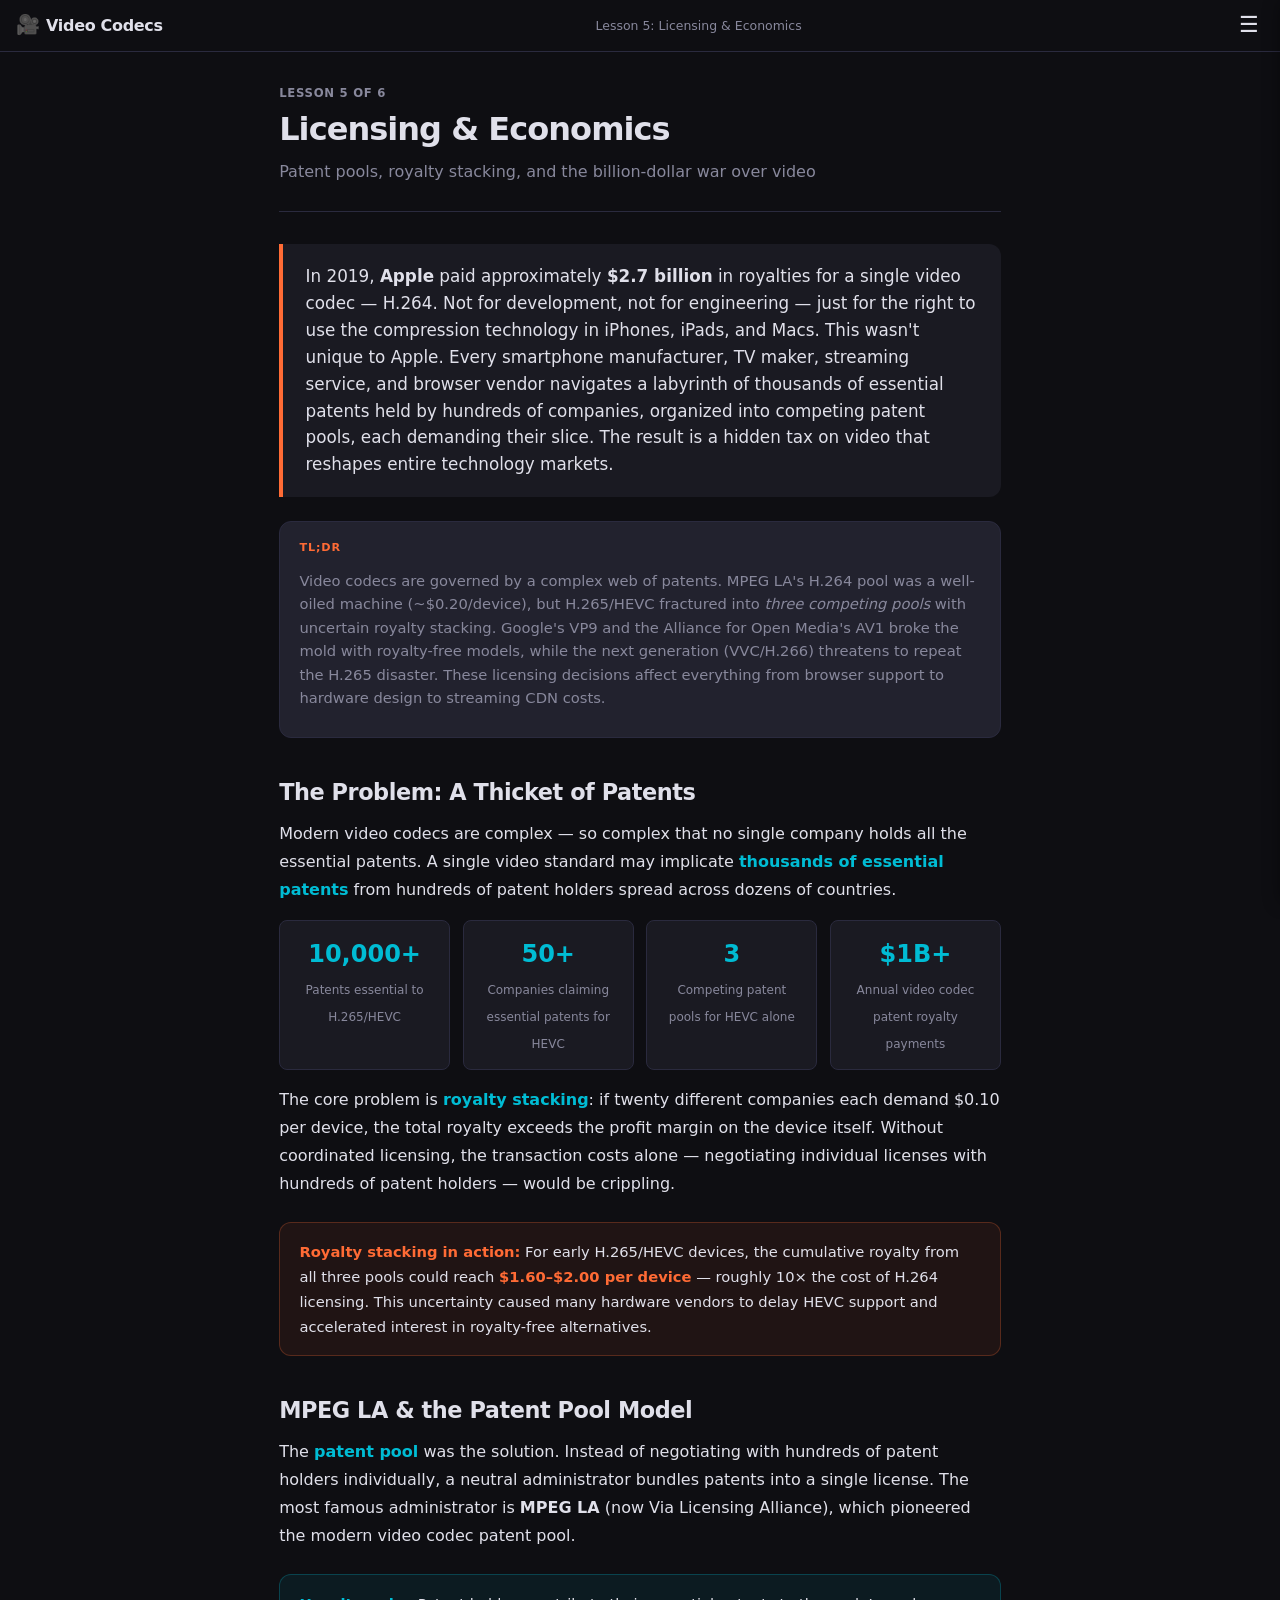
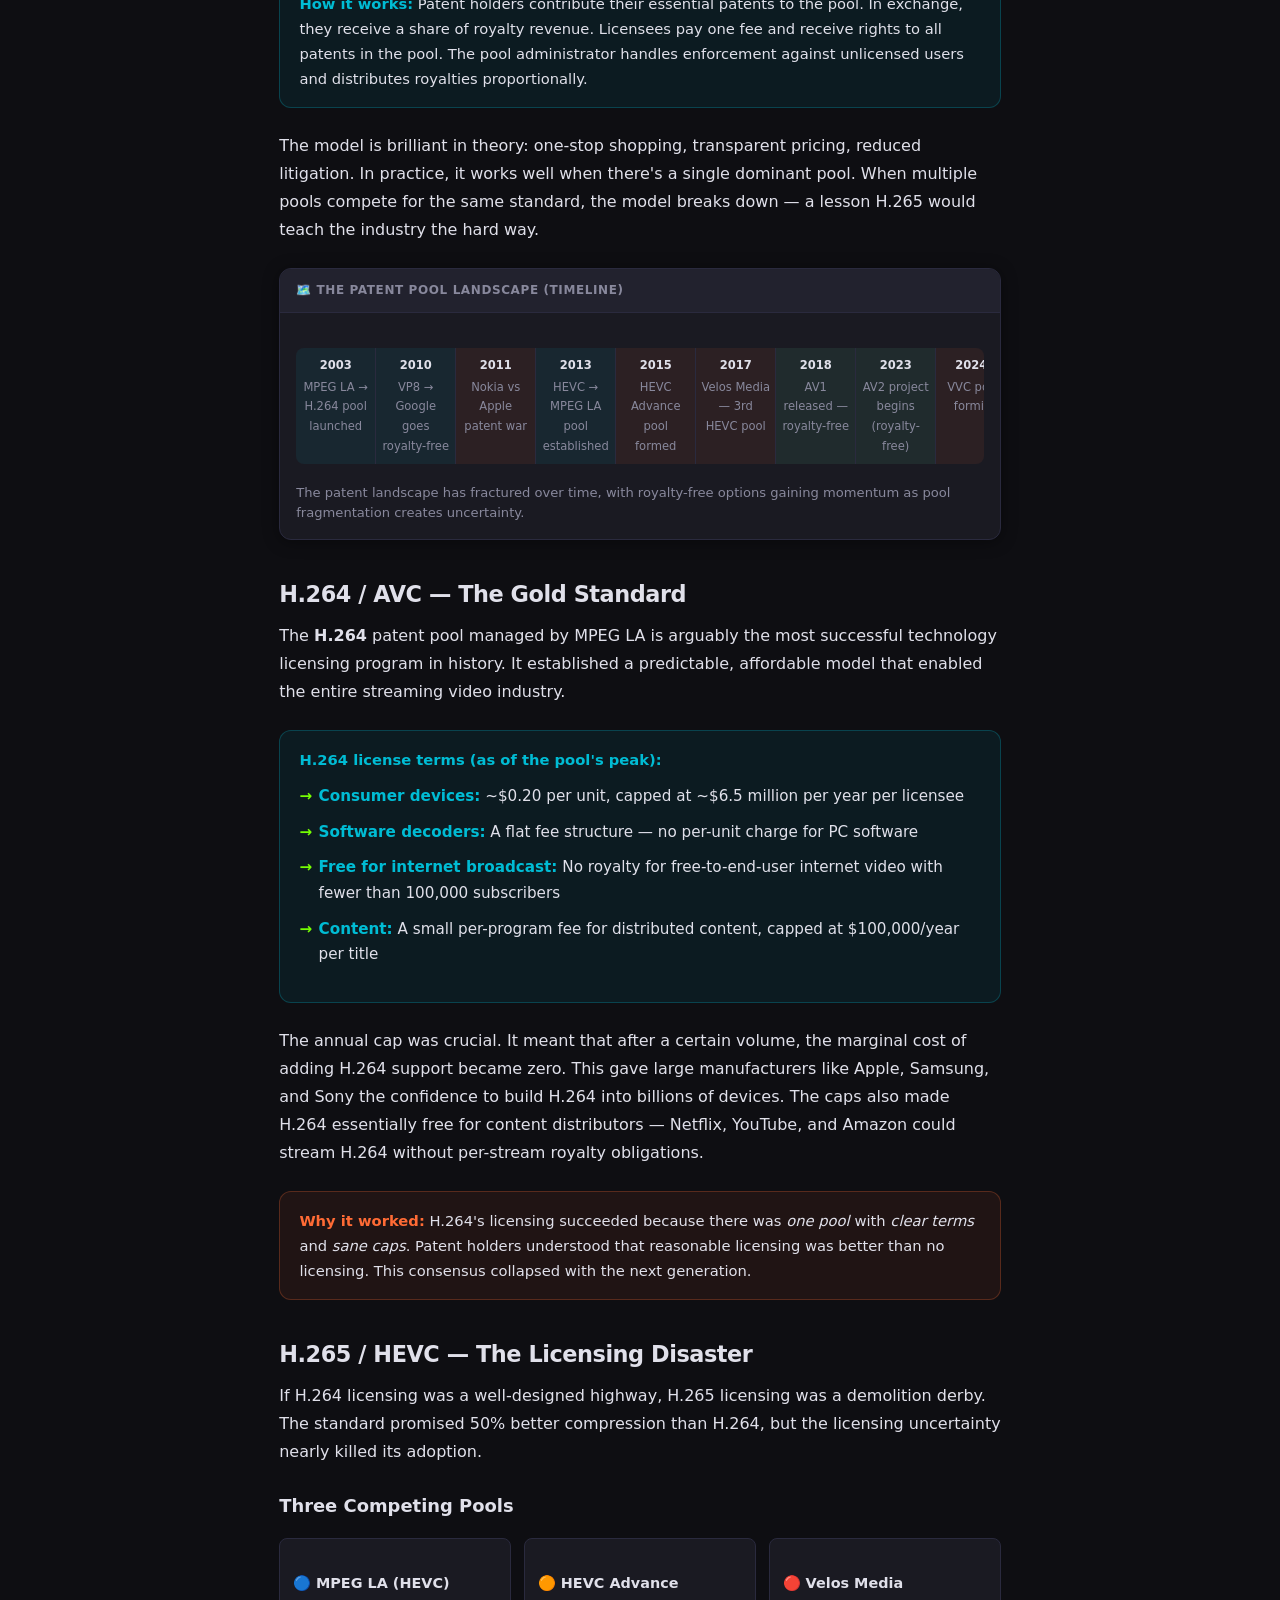
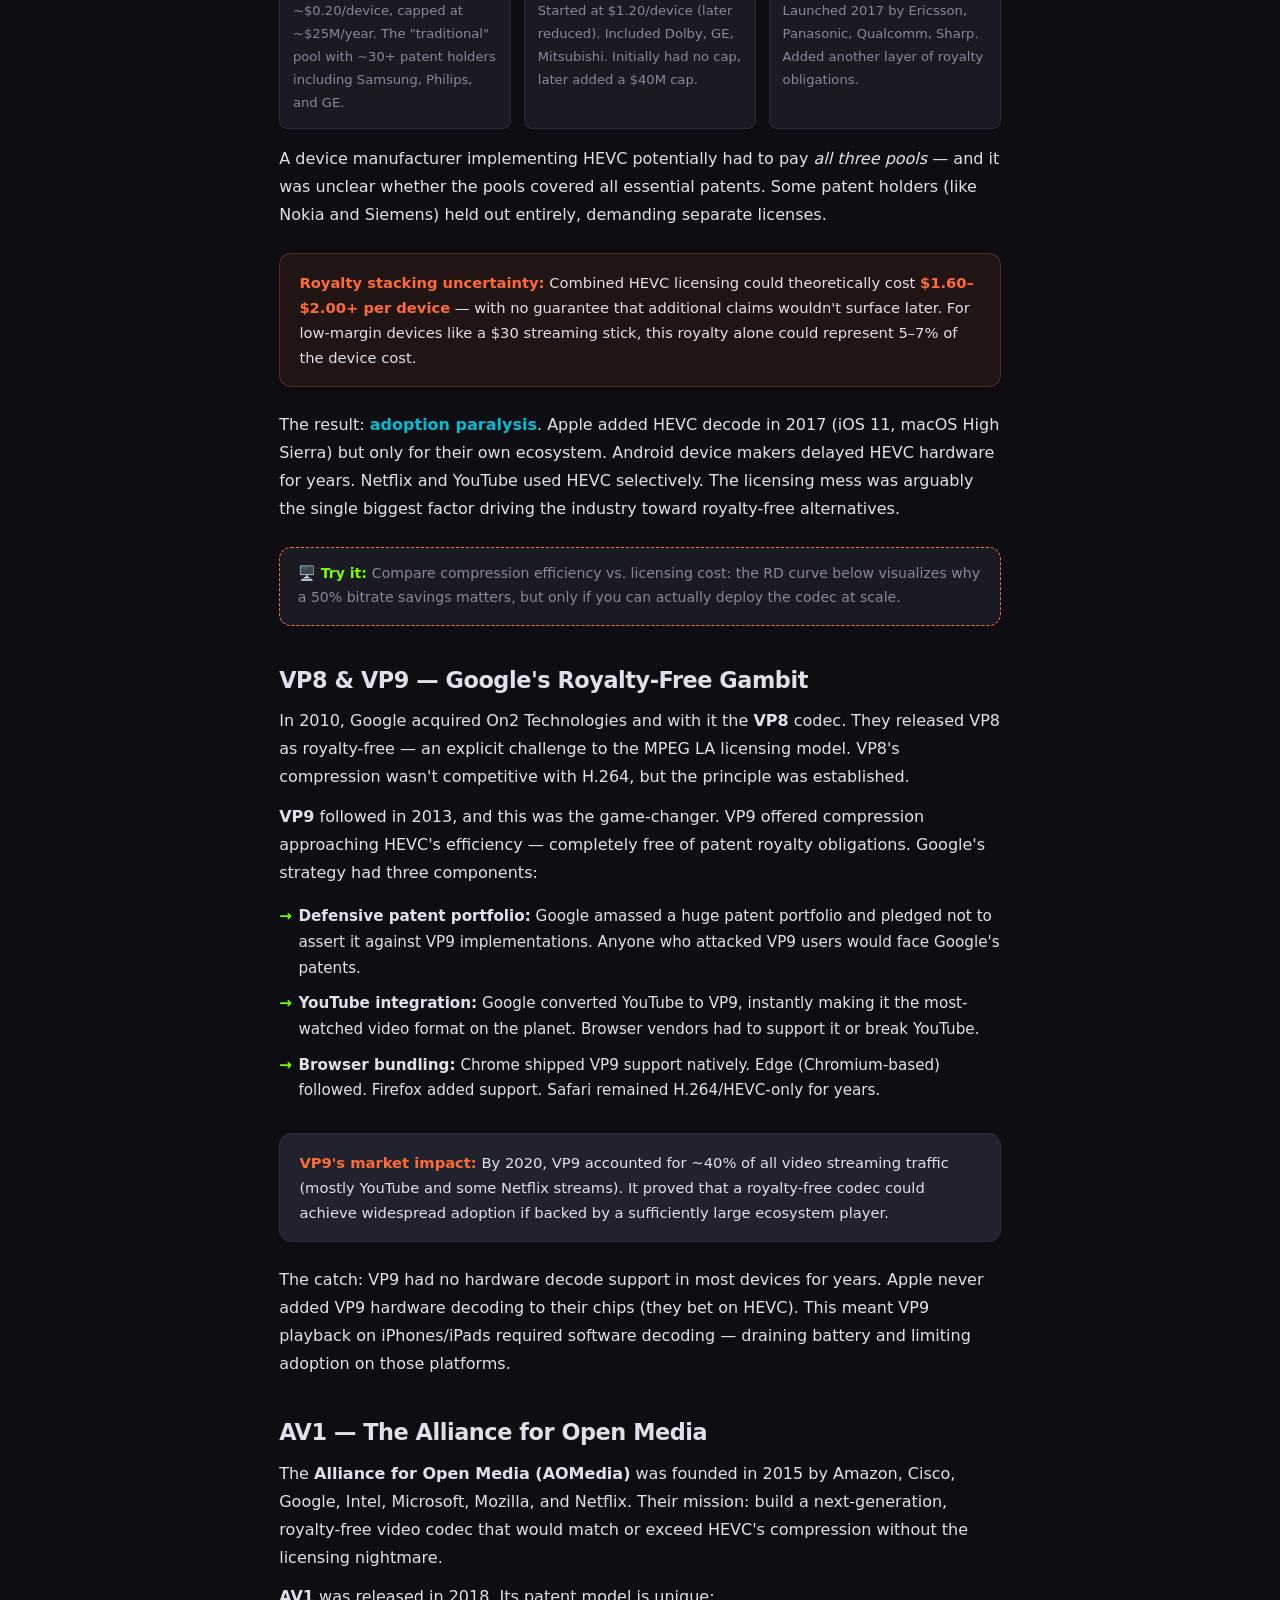
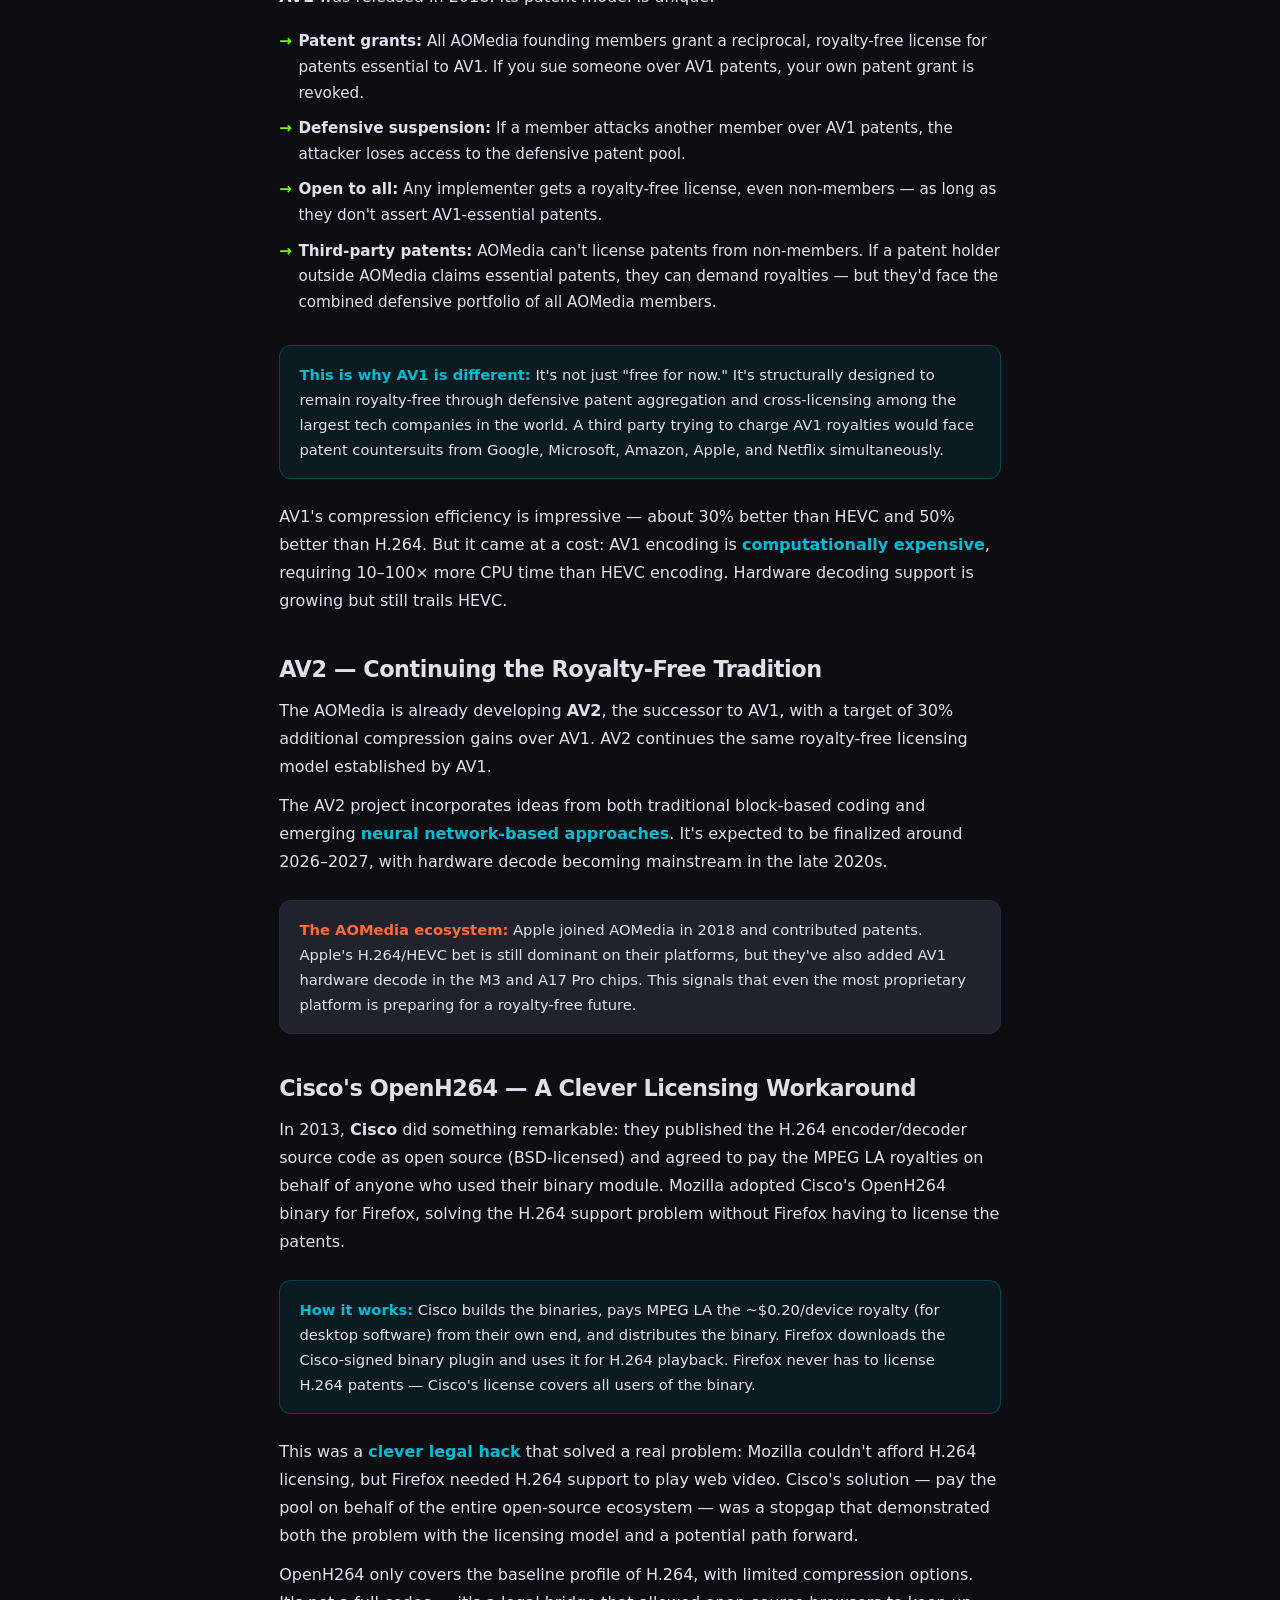
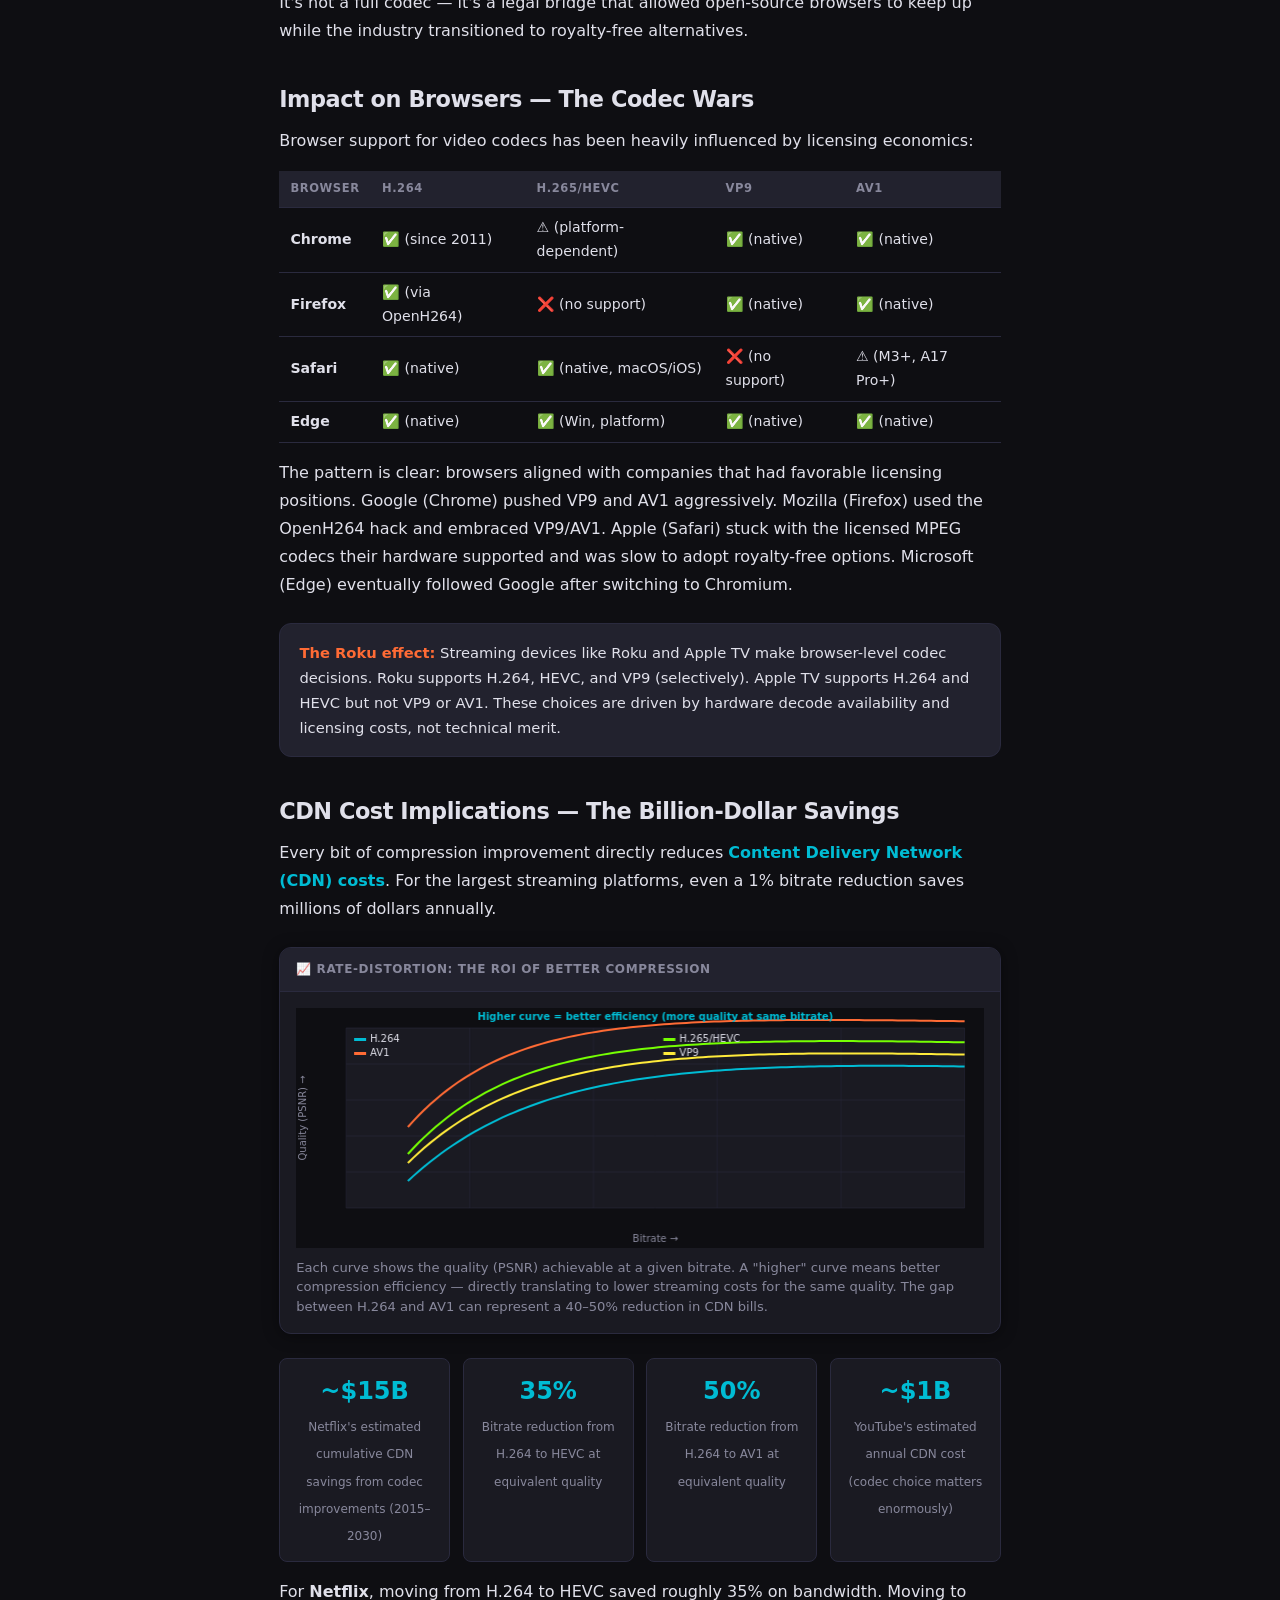
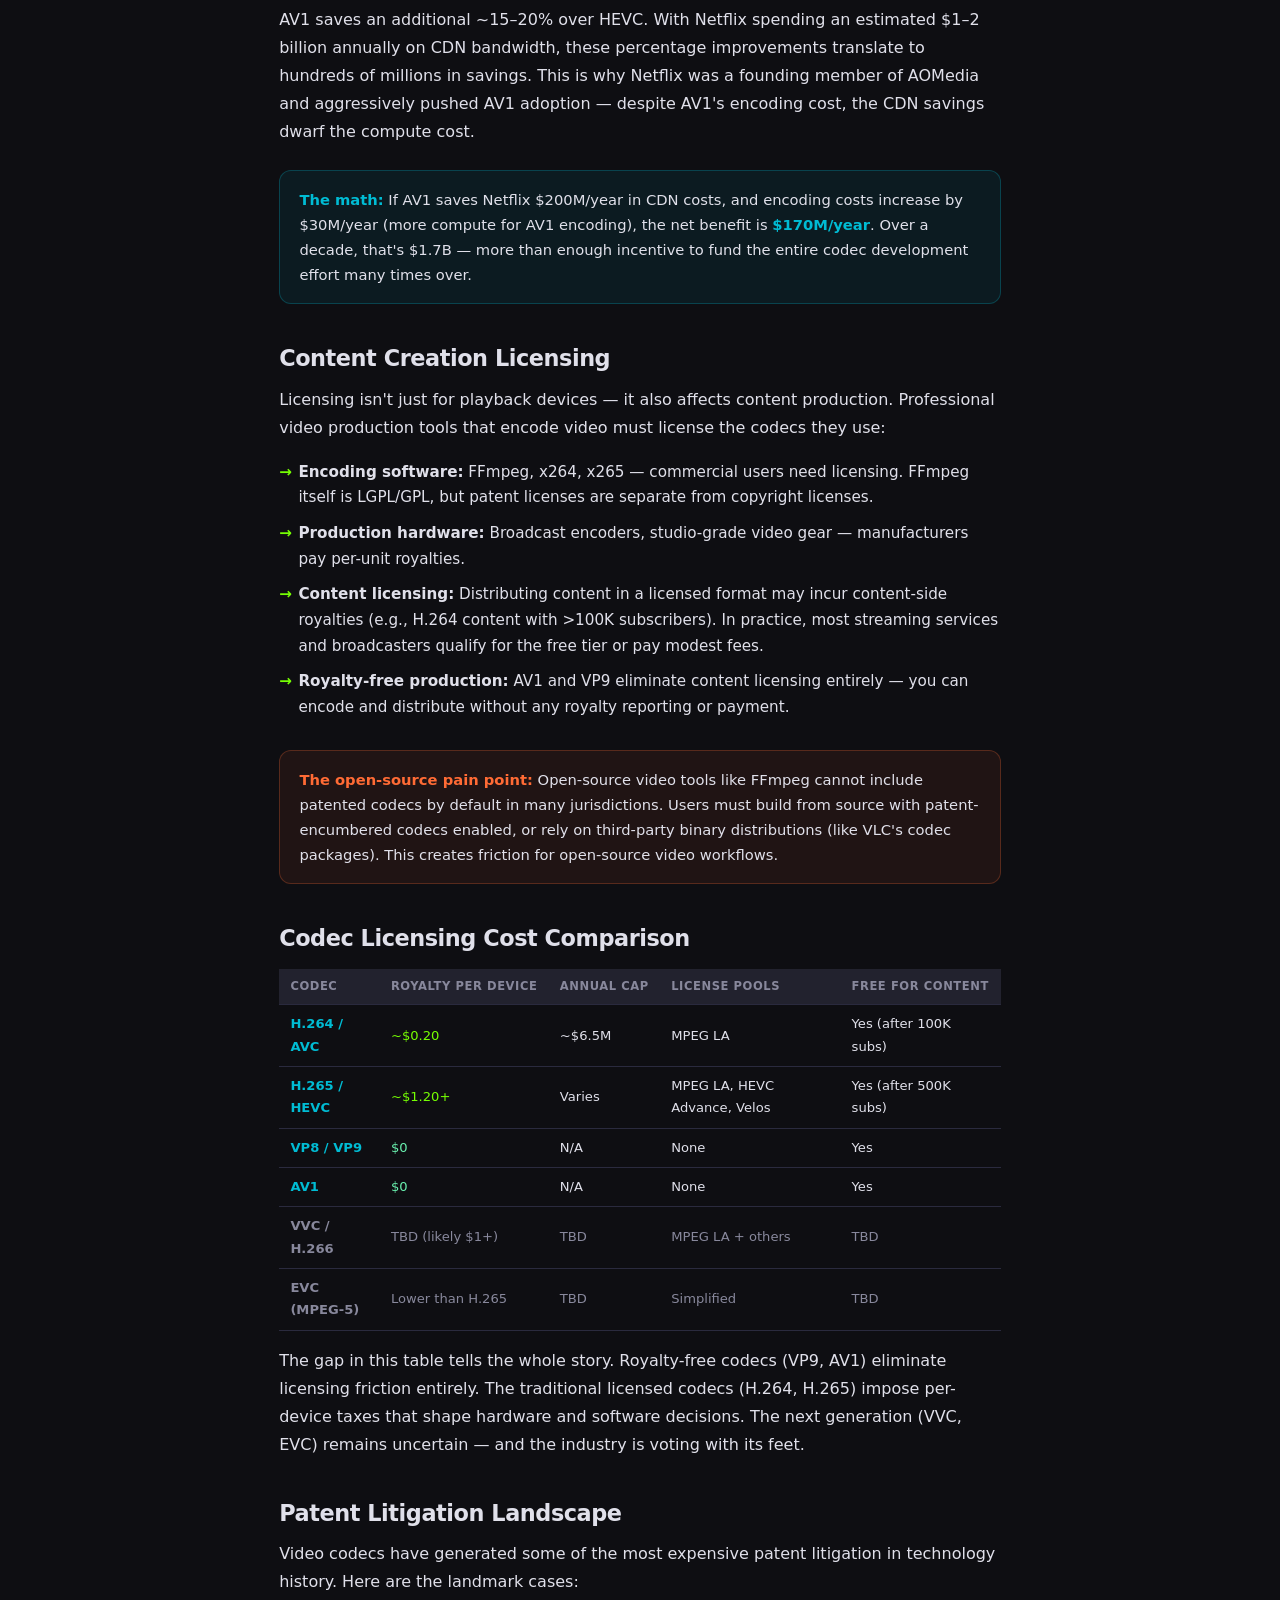
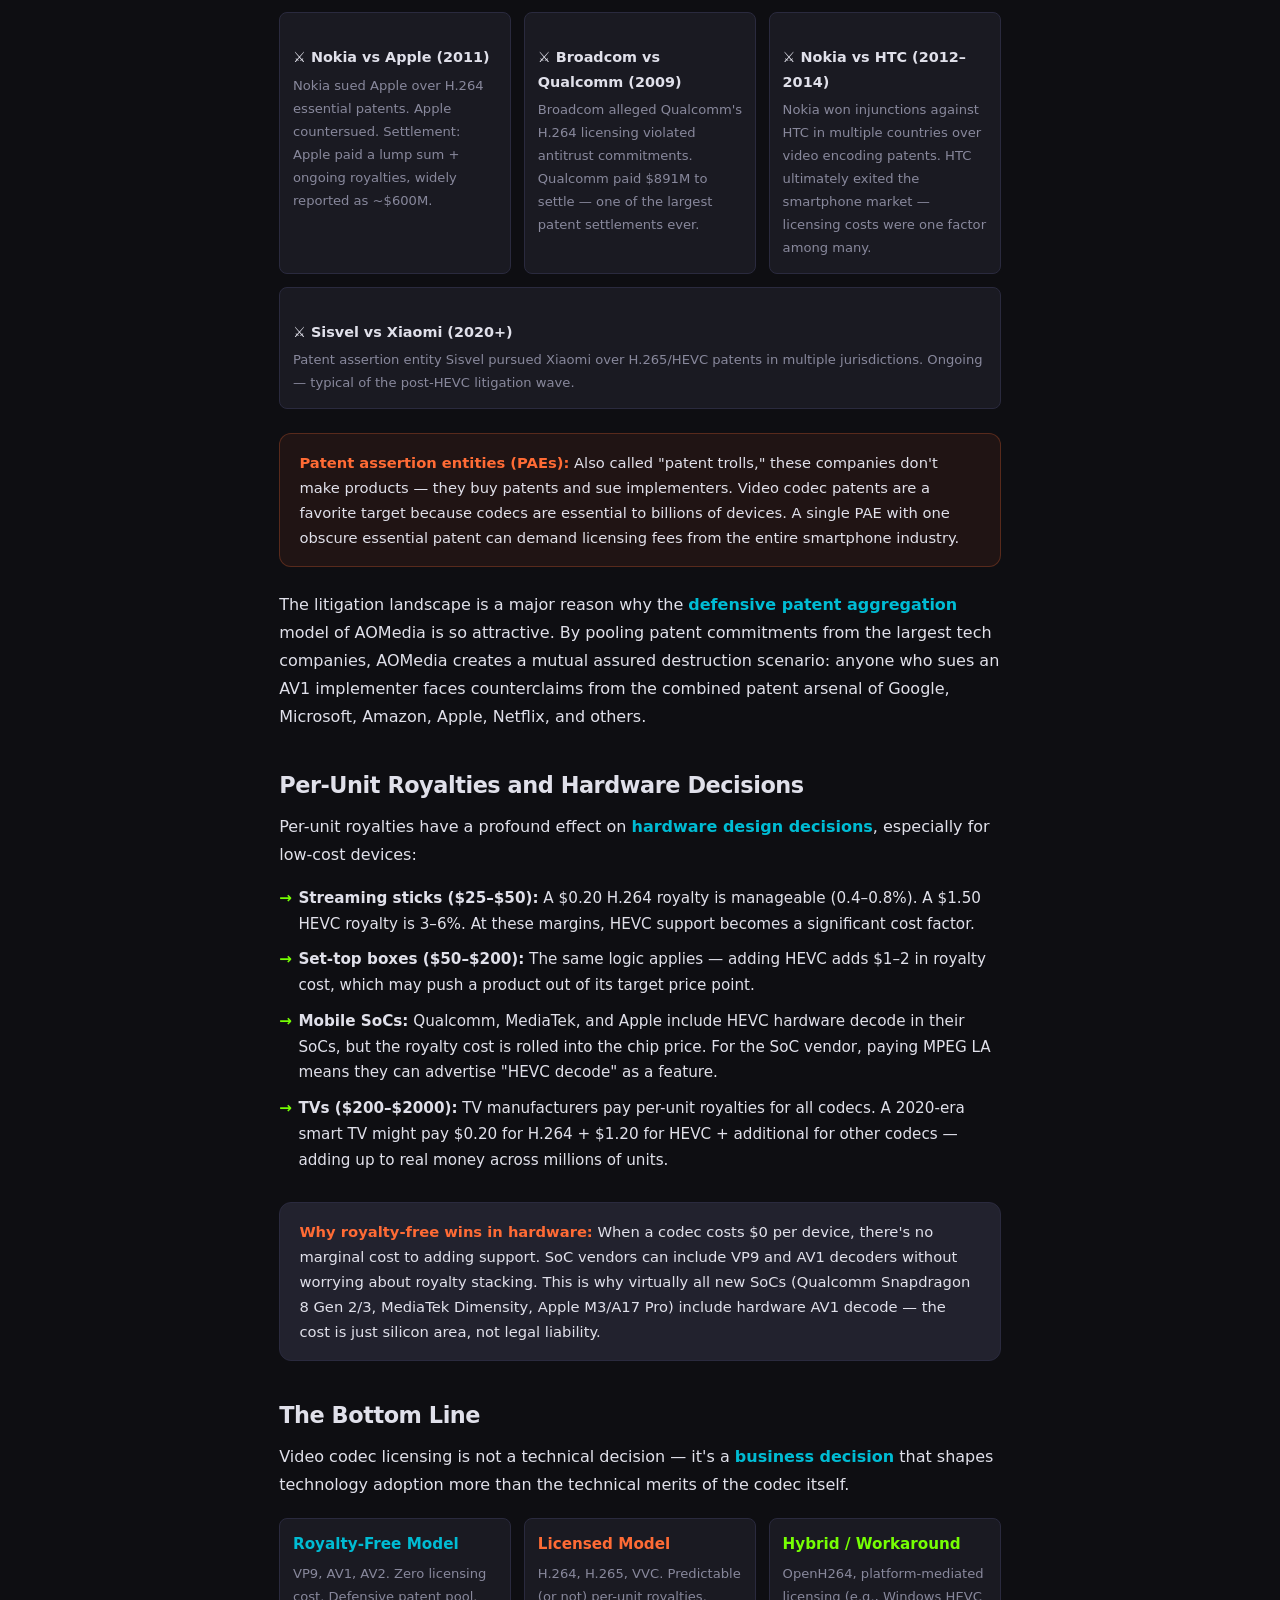
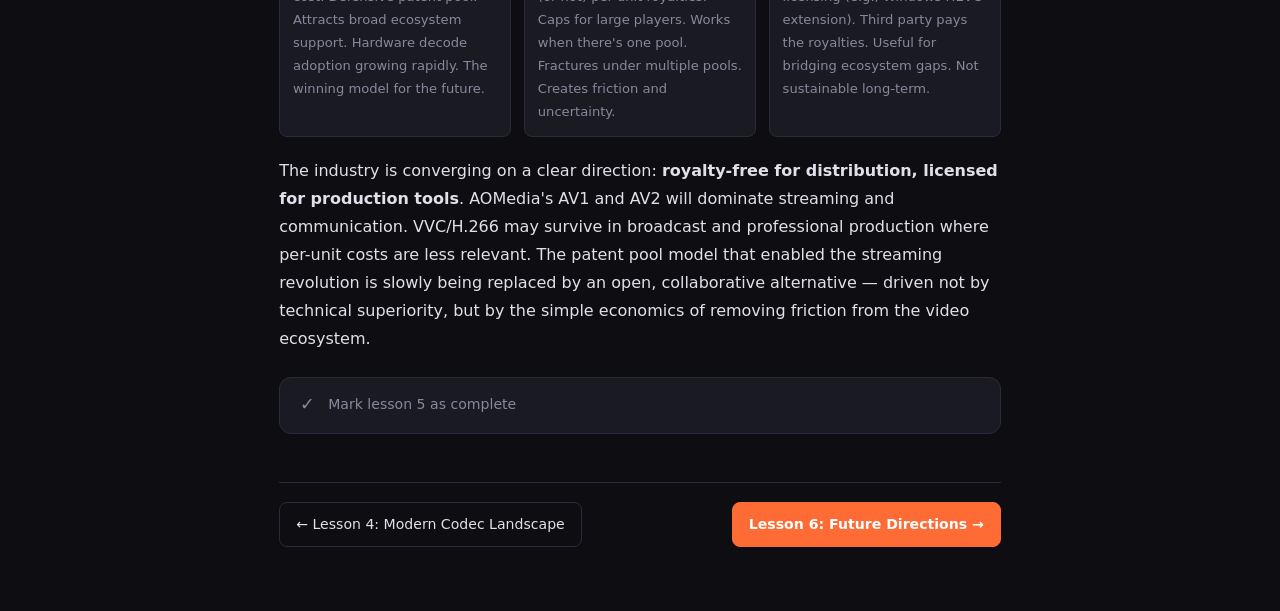
<file: lesson5.html>
<!DOCTYPE html>
<html lang="en">
<head>
<meta charset="UTF-8">
<meta name="viewport" content="width=device-width, initial-scale=1.0">
<title>Lesson 5 — Licensing & Economics | Video Codecs</title>
<link rel="stylesheet" href="assets/style.css">
<style>
  .royalty-table { font-size: 0.82rem; }
  .royalty-table td:first-child { font-weight: 600; color: var(--accent2); }
  .royalty-table td:nth-child(2) { color: var(--accent3); }
  .royalty-table .free-row td:nth-child(2) { color: var(--success); }
  .royalty-table .tbd-row td { color: var(--text-muted); }
  .pool-svg { max-width: 100%; height: auto; margin: 1rem auto; display: block; }
  .timeline-inline { display: flex; gap: 0; overflow-x: auto; margin: 1.2rem 0; border-radius: var(--radius-sm); }
  .timeline-item { flex: 1; min-width: 80px; text-align: center; padding: 0.5rem 0.3rem; font-size: 0.72rem; border-right: 1px solid var(--border); }
  .timeline-item:last-child { border-right: none; }
  .timeline-item .year { font-weight: 700; display: block; color: var(--text); }
  .timeline-item .label { color: var(--text-muted); display: block; margin-top: 0.15rem; }
  .timeline-item.pool { background: rgba(0, 188, 212, 0.08); }
  .timeline-item.free { background: rgba(105, 240, 174, 0.08); }
  .timeline-item.litigation { background: rgba(255, 107, 53, 0.08); }
  .dollar-figure { font-size: 1.8rem; font-weight: 700; color: var(--accent3); text-align: center; margin: 0.5rem 0; }
  .dollar-figure small { font-size: 0.9rem; color: var(--text-muted); font-weight: 400; }
  .stat-row { display: flex; flex-wrap: wrap; gap: 0.8rem; margin: 1rem 0; }
  .stat-card { flex: 1; min-width: 120px; background: var(--bg-card); border: 1px solid var(--border); border-radius: var(--radius-sm); padding: 0.8rem; text-align: center; }
  .stat-card .num { font-size: 1.5rem; font-weight: 700; color: var(--accent2); display: block; }
  .stat-card .desc { font-size: 0.75rem; color: var(--text-muted); margin-top: 0.2rem; }
  .side-deck { display: flex; flex-wrap: wrap; gap: 0.8rem; margin: 1rem 0; }
  .side-card { flex: 1; min-width: 180px; background: var(--bg-card); border: 1px solid var(--border); border-radius: var(--radius-sm); padding: 0.8rem; }
  .side-card h4 { font-size: 0.9rem; margin-bottom: 0.3rem; }
  .side-card p { font-size: 0.82rem; color: var(--text-muted); margin: 0; }
</style>
</head>
<body data-lesson="5">

<!-- Navigation -->
<nav class="top-nav">
  <a href="index.html" class="nav-brand">
    <span class="emoji">🎥</span> Video Codecs
  </a>
  <span class="nav-lesson">Lesson 5: Licensing & Economics</span>
  <button class="menu-btn" aria-label="Lessons">☰</button>
</nav>

<!-- Lesson Drawer -->
<div class="drawer-overlay"></div>
<aside class="lesson-drawer">
  <div class="drawer-header">
    <h3>Course Syllabus</h3>
    <button class="drawer-close">✕</button>
  </div>
  <ul class="lesson-list">
    <li><a href="index.html"><span class="lesson-num">🏠</span>Home</a></li>
    <li><a href="lesson1.html"><span class="lesson-num">01</span> How Video Codecs Work <span class="lesson-check" data-lesson="1">✓</span></a></li>
    <li><a href="lesson2.html"><span class="lesson-num">02</span> Weaknesses of Existing Codecs <span class="lesson-check" data-lesson="2">✓</span></a></li>
    <li><a href="lesson3.html"><span class="lesson-num">03</span> Hardware & Codec Interplay <span class="lesson-check" data-lesson="3">✓</span></a></li>
    <li><a href="lesson4.html"><span class="lesson-num">04</span> Modern Codec Landscape <span class="lesson-check" data-lesson="4">✓</span></a></li>
    <li><a href="lesson5.html" class="active"><span class="lesson-num">05</span> Licensing & Economics <span class="lesson-check" data-lesson="5">✓</span></a></li>
    <li><a href="lesson6.html"><span class="lesson-num">06</span> Future Directions <span class="lesson-check" data-lesson="6">✓</span></a></li>
  </ul>
  <div class="progress-bar"><div class="progress-bar-fill" style="width:0%"></div></div>
</aside>

<!-- Main Content -->
<main class="container">

  <header class="lesson-header">
    <div class="lesson-meta">Lesson 5 of 6</div>
    <h1>Licensing & Economics</h1>
    <p class="lesson-subtitle">Patent pools, royalty stacking, and the billion-dollar war over video</p>
  </header>

  <div class="story-hook">
    In 2019, <strong>Apple</strong> paid approximately <strong>$2.7 billion</strong> in royalties for a single video codec — H.264. Not for development, not for engineering — just for the right to use the compression technology in iPhones, iPads, and Macs. This wasn't unique to Apple. Every smartphone manufacturer, TV maker, streaming service, and browser vendor navigates a labyrinth of thousands of essential patents held by hundreds of companies, organized into competing patent pools, each demanding their slice. The result is a hidden tax on video that reshapes entire technology markets.
  </div>

  <div class="tldr">
    <div class="tldr-label">TL;DR</div>
    <p>Video codecs are governed by a complex web of patents. MPEG LA's H.264 pool was a well-oiled machine (~$0.20/device), but H.265/HEVC fractured into <em>three competing pools</em> with uncertain royalty stacking. Google's VP9 and the Alliance for Open Media's AV1 broke the mold with royalty-free models, while the next generation (VVC/H.266) threatens to repeat the H.265 disaster. These licensing decisions affect everything from browser support to hardware design to streaming CDN costs.</p>
  </div>

  <!-- SECTION 1: The Problem -->
  <h2>The Problem: A Thicket of Patents</h2>

  <p>
    Modern video codecs are complex — so complex that no single company holds all the essential patents. A single video standard may implicate <span class="key-term">thousands of essential patents</span> from hundreds of patent holders spread across dozens of countries.
  </p>

  <div class="stat-row">
    <div class="stat-card">
      <span class="num">10,000+</span>
      <span class="desc">Patents essential to H.265/HEVC</span>
    </div>
    <div class="stat-card">
      <span class="num">50+</span>
      <span class="desc">Companies claiming essential patents for HEVC</span>
    </div>
    <div class="stat-card">
      <span class="num">3</span>
      <span class="desc">Competing patent pools for HEVC alone</span>
    </div>
    <div class="stat-card">
      <span class="num">$1B+</span>
      <span class="desc">Annual video codec patent royalty payments</span>
    </div>
  </div>

  <p>
    The core problem is <span class="key-term">royalty stacking</span>: if twenty different companies each demand $0.10 per device, the total royalty exceeds the profit margin on the device itself. Without coordinated licensing, the transaction costs alone — negotiating individual licenses with hundreds of patent holders — would be crippling.
  </p>

  <div class="callout-warn">
    <strong>Royalty stacking in action:</strong> For early H.265/HEVC devices, the cumulative royalty from all three pools could reach <strong>$1.60–$2.00 per device</strong> — roughly 10× the cost of H.264 licensing. This uncertainty caused many hardware vendors to delay HEVC support and accelerated interest in royalty-free alternatives.
  </div>

  <!-- SECTION 2: MPEG LA Patent Pools -->
  <h2>MPEG LA &amp; the Patent Pool Model</h2>

  <p>
    The <span class="key-term">patent pool</span> was the solution. Instead of negotiating with hundreds of patent holders individually, a neutral administrator bundles patents into a single license. The most famous administrator is <strong>MPEG LA</strong> (now Via Licensing Alliance), which pioneered the modern video codec patent pool.
  </p>

  <div class="callout-info">
    <strong>How it works:</strong> Patent holders contribute their essential patents to the pool. In exchange, they receive a share of royalty revenue. Licensees pay one fee and receive rights to all patents in the pool. The pool administrator handles enforcement against unlicensed users and distributes royalties proportionally.
  </div>

  <p>
    The model is brilliant in theory: one-stop shopping, transparent pricing, reduced litigation. In practice, it works well when there's a single dominant pool. When multiple pools compete for the same standard, the model breaks down — a lesson H.265 would teach the industry the hard way.
  </p>

  <div class="widget">
    <div class="widget-header">🗺️ The Patent Pool Landscape (Timeline)</div>
    <div class="widget-body">
      <div class="timeline-inline">
        <div class="timeline-item pool">
          <span class="year">2003</span>
          <span class="label">MPEG LA → H.264 pool launched</span>
        </div>
        <div class="timeline-item pool">
          <span class="year">2010</span>
          <span class="label">VP8 → Google goes royalty-free</span>
        </div>
        <div class="timeline-item litigation">
          <span class="year">2011</span>
          <span class="label">Nokia vs Apple patent war</span>
        </div>
        <div class="timeline-item pool">
          <span class="year">2013</span>
          <span class="label">HEVC → MPEG LA pool established</span>
        </div>
        <div class="timeline-item litigation">
          <span class="year">2015</span>
          <span class="label">HEVC Advance pool formed</span>
        </div>
        <div class="timeline-item litigation">
          <span class="year">2017</span>
          <span class="label">Velos Media — 3rd HEVC pool</span>
        </div>
        <div class="timeline-item free">
          <span class="year">2018</span>
          <span class="label">AV1 released — royalty-free</span>
        </div>
        <div class="timeline-item free">
          <span class="year">2023</span>
          <span class="label">AV2 project begins (royalty-free)</span>
        </div>
        <div class="timeline-item litigation">
          <span class="year">2024+</span>
          <span class="label">VVC pools forming</span>
        </div>
      </div>
      <p class="widget-desc">The patent landscape has fractured over time, with royalty-free options gaining momentum as pool fragmentation creates uncertainty.</p>
    </div>
  </div>

  <!-- SECTION 3: H.264 Licensing -->
  <h2>H.264 / AVC — The Gold Standard</h2>

  <p>
    The <strong>H.264</strong> patent pool managed by MPEG LA is arguably the most successful technology licensing program in history. It established a predictable, affordable model that enabled the entire streaming video industry.
  </p>

  <div class="callout-info">
    <strong>H.264 license terms (as of the pool's peak):</strong>
    <ul class="content-list" style="margin-top:0.5rem;">
      <li><strong>Consumer devices:</strong> ~$0.20 per unit, capped at ~$6.5 million per year per licensee</li>
      <li><strong>Software decoders:</strong> A flat fee structure — no per-unit charge for PC software</li>
      <li><strong>Free for internet broadcast:</strong> No royalty for free-to-end-user internet video with fewer than 100,000 subscribers</li>
      <li><strong>Content:</strong> A small per-program fee for distributed content, capped at $100,000/year per title</li>
    </ul>
  </div>

  <p>
    The annual cap was crucial. It meant that after a certain volume, the marginal cost of adding H.264 support became zero. This gave large manufacturers like Apple, Samsung, and Sony the confidence to build H.264 into billions of devices. The caps also made H.264 essentially free for content distributors — Netflix, YouTube, and Amazon could stream H.264 without per-stream royalty obligations.
  </p>

  <div class="callout-warn">
    <strong>Why it worked:</strong> H.264's licensing succeeded because there was <em>one pool</em> with <em>clear terms</em> and <em>sane caps</em>. Patent holders understood that reasonable licensing was better than no licensing. This consensus collapsed with the next generation.
  </div>

  <!-- SECTION 4: H.265/HEVC — Licensing Disaster -->
  <h2>H.265 / HEVC — The Licensing Disaster</h2>

  <p>
    If H.264 licensing was a well-designed highway, H.265 licensing was a demolition derby. The standard promised 50% better compression than H.264, but the licensing uncertainty nearly killed its adoption.
  </p>

  <h3>Three Competing Pools</h3>

  <div class="side-deck">
    <div class="side-card">
      <h4>🔵 MPEG LA (HEVC)</h4>
      <p>~$0.20/device, capped at ~$25M/year. The "traditional" pool with ~30+ patent holders including Samsung, Philips, and GE.</p>
    </div>
    <div class="side-card">
      <h4>🟠 HEVC Advance</h4>
      <p>Started at $1.20/device (later reduced). Included Dolby, GE, Mitsubishi. Initially had no cap, later added a $40M cap.</p>
    </div>
    <div class="side-card">
      <h4>🔴 Velos Media</h4>
      <p>Launched 2017 by Ericsson, Panasonic, Qualcomm, Sharp. Added another layer of royalty obligations.</p>
    </div>
  </div>

  <p>
    A device manufacturer implementing HEVC potentially had to pay <em>all three pools</em> — and it was unclear whether the pools covered all essential patents. Some patent holders (like Nokia and Siemens) held out entirely, demanding separate licenses.
  </p>

  <div class="callout-warn">
    <strong>Royalty stacking uncertainty:</strong> Combined HEVC licensing could theoretically cost <strong>$1.60–$2.00+ per device</strong> — with no guarantee that additional claims wouldn't surface later. For low-margin devices like a $30 streaming stick, this royalty alone could represent 5–7% of the device cost.
  </div>

  <p>
    The result: <span class="key-term">adoption paralysis</span>. Apple added HEVC decode in 2017 (iOS 11, macOS High Sierra) but only for their own ecosystem. Android device makers delayed HEVC hardware for years. Netflix and YouTube used HEVC selectively. The licensing mess was arguably the single biggest factor driving the industry toward royalty-free alternatives.
  </p>

  <div class="experiment-callout">
    Compare compression efficiency vs. licensing cost: the RD curve below visualizes why a 50% bitrate savings matters, but only if you can actually deploy the codec at scale.
  </div>

  <!-- SECTION 5: VP8/VP9 — Google's Royalty-Free Gambit -->
  <h2>VP8 &amp; VP9 — Google's Royalty-Free Gambit</h2>

  <p>
    In 2010, Google acquired On2 Technologies and with it the <strong>VP8</strong> codec. They released VP8 as royalty-free — an explicit challenge to the MPEG LA licensing model. VP8's compression wasn't competitive with H.264, but the principle was established.
  </p>

  <p>
    <strong>VP9</strong> followed in 2013, and this was the game-changer. VP9 offered compression approaching HEVC's efficiency — completely free of patent royalty obligations. Google's strategy had three components:
  </p>

  <ul class="content-list">
    <li><strong>Defensive patent portfolio:</strong> Google amassed a huge patent portfolio and pledged not to assert it against VP9 implementations. Anyone who attacked VP9 users would face Google's patents.</li>
    <li><strong>YouTube integration:</strong> Google converted YouTube to VP9, instantly making it the most-watched video format on the planet. Browser vendors had to support it or break YouTube.</li>
    <li><strong>Browser bundling:</strong> Chrome shipped VP9 support natively. Edge (Chromium-based) followed. Firefox added support. Safari remained H.264/HEVC-only for years.</li>
  </ul>

  <div class="callout">
    <strong>VP9's market impact:</strong> By 2020, VP9 accounted for ~40% of all video streaming traffic (mostly YouTube and some Netflix streams). It proved that a royalty-free codec could achieve widespread adoption if backed by a sufficiently large ecosystem player.
  </div>

  <p>
    The catch: VP9 had no hardware decode support in most devices for years. Apple never added VP9 hardware decoding to their chips (they bet on HEVC). This meant VP9 playback on iPhones/iPads required software decoding — draining battery and limiting adoption on those platforms.
  </p>

  <!-- SECTION 6: AV1 — The Alliance for Open Media -->
  <h2>AV1 — The Alliance for Open Media</h2>

  <p>
    The <strong>Alliance for Open Media (AOMedia)</strong> was founded in 2015 by Amazon, Cisco, Google, Intel, Microsoft, Mozilla, and Netflix. Their mission: build a next-generation, royalty-free video codec that would match or exceed HEVC's compression without the licensing nightmare.
  </p>

  <p>
    <strong>AV1</strong> was released in 2018. Its patent model is unique:
  </p>

  <ul class="content-list">
    <li><strong>Patent grants:</strong> All AOMedia founding members grant a reciprocal, royalty-free license for patents essential to AV1. If you sue someone over AV1 patents, your own patent grant is revoked.</li>
    <li><strong>Defensive suspension:</strong> If a member attacks another member over AV1 patents, the attacker loses access to the defensive patent pool.</li>
    <li><strong>Open to all:</strong> Any implementer gets a royalty-free license, even non-members — as long as they don't assert AV1-essential patents.</li>
    <li><strong>Third-party patents:</strong> AOMedia can't license patents from non-members. If a patent holder outside AOMedia claims essential patents, they can demand royalties — but they'd face the combined defensive portfolio of all AOMedia members.</li>
  </ul>

  <div class="callout-info">
    <strong>This is why AV1 is different:</strong> It's not just "free for now." It's structurally designed to remain royalty-free through defensive patent aggregation and cross-licensing among the largest tech companies in the world. A third party trying to charge AV1 royalties would face patent countersuits from Google, Microsoft, Amazon, Apple, and Netflix simultaneously.
  </div>

  <p>
    AV1's compression efficiency is impressive — about 30% better than HEVC and 50% better than H.264. But it came at a cost: AV1 encoding is <span class="key-term">computationally expensive</span>, requiring 10–100× more CPU time than HEVC encoding. Hardware decoding support is growing but still trails HEVC.
  </p>

  <!-- SECTION 7: AV2 -->
  <h2>AV2 — Continuing the Royalty-Free Tradition</h2>

  <p>
    The AOMedia is already developing <strong>AV2</strong>, the successor to AV1, with a target of 30% additional compression gains over AV1. AV2 continues the same royalty-free licensing model established by AV1.
  </p>

  <p>
    The AV2 project incorporates ideas from both traditional block-based coding and emerging <span class="key-term">neural network-based approaches</span>. It's expected to be finalized around 2026–2027, with hardware decode becoming mainstream in the late 2020s.
  </p>

  <div class="callout">
    <strong>The AOMedia ecosystem:</strong> Apple joined AOMedia in 2018 and contributed patents. Apple's H.264/HEVC bet is still dominant on their platforms, but they've also added AV1 hardware decode in the M3 and A17 Pro chips. This signals that even the most proprietary platform is preparing for a royalty-free future.
  </div>

  <!-- SECTION 8: OpenH264 -->
  <h2>Cisco's OpenH264 — A Clever Licensing Workaround</h2>

  <p>
    In 2013, <strong>Cisco</strong> did something remarkable: they published the H.264 encoder/decoder source code as open source (BSD-licensed) and agreed to pay the MPEG LA royalties on behalf of anyone who used their binary module. Mozilla adopted Cisco's OpenH264 binary for Firefox, solving the H.264 support problem without Firefox having to license the patents.
  </p>

  <div class="callout-info">
    <strong>How it works:</strong> Cisco builds the binaries, pays MPEG LA the ~$0.20/device royalty (for desktop software) from their own end, and distributes the binary. Firefox downloads the Cisco-signed binary plugin and uses it for H.264 playback. Firefox never has to license H.264 patents — Cisco's license covers all users of the binary.
  </div>

  <p>
    This was a <span class="key-term">clever legal hack</span> that solved a real problem: Mozilla couldn't afford H.264 licensing, but Firefox needed H.264 support to play web video. Cisco's solution — pay the pool on behalf of the entire open-source ecosystem — was a stopgap that demonstrated both the problem with the licensing model and a potential path forward.
  </p>

  <p>
    OpenH264 only covers the baseline profile of H.264, with limited compression options. It's not a full codec — it's a legal bridge that allowed open-source browsers to keep up while the industry transitioned to royalty-free alternatives.
  </p>

  <!-- SECTION 9: Impact on Browsers -->
  <h2>Impact on Browsers — The Codec Wars</h2>

  <p>
    Browser support for video codecs has been heavily influenced by licensing economics:
  </p>

  <div class="table-wrap">
    <table>
      <thead>
        <tr>
          <th>Browser</th>
          <th>H.264</th>
          <th>H.265/HEVC</th>
          <th>VP9</th>
          <th>AV1</th>
        </tr>
      </thead>
      <tbody>
        <tr>
          <td><strong>Chrome</strong></td>
          <td>✅ (since 2011)</td>
          <td>⚠️ (platform-dependent)</td>
          <td>✅ (native)</td>
          <td>✅ (native)</td>
        </tr>
        <tr>
          <td><strong>Firefox</strong></td>
          <td>✅ (via OpenH264)</td>
          <td>❌ (no support)</td>
          <td>✅ (native)</td>
          <td>✅ (native)</td>
        </tr>
        <tr>
          <td><strong>Safari</strong></td>
          <td>✅ (native)</td>
          <td>✅ (native, macOS/iOS)</td>
          <td>❌ (no support)</td>
          <td>⚠️ (M3+, A17 Pro+)</td>
        </tr>
        <tr>
          <td><strong>Edge</strong></td>
          <td>✅ (native)</td>
          <td>✅ (Win, platform)</td>
          <td>✅ (native)</td>
          <td>✅ (native)</td>
        </tr>
      </tbody>
    </table>
  </div>

  <p>
    The pattern is clear: browsers aligned with companies that had favorable licensing positions. Google (Chrome) pushed VP9 and AV1 aggressively. Mozilla (Firefox) used the OpenH264 hack and embraced VP9/AV1. Apple (Safari) stuck with the licensed MPEG codecs their hardware supported and was slow to adopt royalty-free options. Microsoft (Edge) eventually followed Google after switching to Chromium.
  </p>

  <div class="callout">
    <strong>The Roku effect:</strong> Streaming devices like Roku and Apple TV make browser-level codec decisions. Roku supports H.264, HEVC, and VP9 (selectively). Apple TV supports H.264 and HEVC but not VP9 or AV1. These choices are driven by hardware decode availability and licensing costs, not technical merit.
  </div>

  <!-- SECTION 10: CDN Cost Implications -->
  <h2>CDN Cost Implications — The Billion-Dollar Savings</h2>

  <p>
    Every bit of compression improvement directly reduces <span class="key-term">Content Delivery Network (CDN) costs</span>. For the largest streaming platforms, even a 1% bitrate reduction saves millions of dollars annually.
  </p>

  <div class="widget">
    <div class="widget-header">📈 Rate-Distortion: The ROI of Better Compression</div>
    <div class="widget-body">
      <canvas id="rd-canvas" style="width:100%;height:240px;"></canvas>
      <p class="widget-desc">
        Each curve shows the quality (PSNR) achievable at a given bitrate. A "higher" curve means better compression efficiency — directly translating to lower streaming costs for the same quality. The gap between H.264 and AV1 can represent a 40–50% reduction in CDN bills.
      </p>
    </div>
  </div>

  <div class="stat-row">
    <div class="stat-card">
      <span class="num">~$15B</span>
      <span class="desc">Netflix's estimated cumulative CDN savings from codec improvements (2015–2030)</span>
    </div>
    <div class="stat-card">
      <span class="num">35%</span>
      <span class="desc">Bitrate reduction from H.264 to HEVC at equivalent quality</span>
    </div>
    <div class="stat-card">
      <span class="num">50%</span>
      <span class="desc">Bitrate reduction from H.264 to AV1 at equivalent quality</span>
    </div>
    <div class="stat-card">
      <span class="num">~$1B</span>
      <span class="desc">YouTube's estimated annual CDN cost (codec choice matters enormously)</span>
    </div>
  </div>

  <p>
    For <strong>Netflix</strong>, moving from H.264 to HEVC saved roughly 35% on bandwidth. Moving to AV1 saves an additional ~15–20% over HEVC. With Netflix spending an estimated $1–2 billion annually on CDN bandwidth, these percentage improvements translate to hundreds of millions in savings. This is why Netflix was a founding member of AOMedia and aggressively pushed AV1 adoption — despite AV1's encoding cost, the CDN savings dwarf the compute cost.
  </p>

  <div class="callout-info">
    <strong>The math:</strong> If AV1 saves Netflix $200M/year in CDN costs, and encoding costs increase by $30M/year (more compute for AV1 encoding), the net benefit is <strong>$170M/year</strong>. Over a decade, that's $1.7B — more than enough incentive to fund the entire codec development effort many times over.
  </div>

  <!-- SECTION 11: Content Creation Licensing -->
  <h2>Content Creation Licensing</h2>

  <p>
    Licensing isn't just for playback devices — it also affects content production. Professional video production tools that encode video must license the codecs they use:
  </p>

  <ul class="content-list">
    <li><strong>Encoding software:</strong> FFmpeg, x264, x265 — commercial users need licensing. FFmpeg itself is LGPL/GPL, but patent licenses are separate from copyright licenses.</li>
    <li><strong>Production hardware:</strong> Broadcast encoders, studio-grade video gear — manufacturers pay per-unit royalties.</li>
    <li><strong>Content licensing:</strong> Distributing content in a licensed format may incur content-side royalties (e.g., H.264 content with >100K subscribers). In practice, most streaming services and broadcasters qualify for the free tier or pay modest fees.</li>
    <li><strong>Royalty-free production:</strong> AV1 and VP9 eliminate content licensing entirely — you can encode and distribute without any royalty reporting or payment.</li>
  </ul>

  <div class="callout-warn">
    <strong>The open-source pain point:</strong> Open-source video tools like FFmpeg cannot include patented codecs by default in many jurisdictions. Users must build from source with patent-encumbered codecs enabled, or rely on third-party binary distributions (like VLC's codec packages). This creates friction for open-source video workflows.
  </div>

  <!-- SECTION 12: Licensing Comparison Table -->
  <h2>Codec Licensing Cost Comparison</h2>

  <div class="table-wrap">
    <table class="royalty-table">
      <thead>
        <tr>
          <th>Codec</th>
          <th>Royalty per Device</th>
          <th>Annual Cap</th>
          <th>License Pools</th>
          <th>Free for Content</th>
        </tr>
      </thead>
      <tbody>
        <tr>
          <td>H.264 / AVC</td>
          <td>~$0.20</td>
          <td>~$6.5M</td>
          <td>MPEG LA</td>
          <td>Yes (after 100K subs)</td>
        </tr>
        <tr>
          <td>H.265 / HEVC</td>
          <td>~$1.20+</td>
          <td>Varies</td>
          <td>MPEG LA, HEVC Advance, Velos</td>
          <td>Yes (after 500K subs)</td>
        </tr>
        <tr class="free-row">
          <td>VP8 / VP9</td>
          <td>$0</td>
          <td>N/A</td>
          <td>None</td>
          <td>Yes</td>
        </tr>
        <tr class="free-row">
          <td>AV1</td>
          <td>$0</td>
          <td>N/A</td>
          <td>None</td>
          <td>Yes</td>
        </tr>
        <tr class="tbd-row">
          <td>VVC / H.266</td>
          <td>TBD (likely $1+)</td>
          <td>TBD</td>
          <td>MPEG LA + others</td>
          <td>TBD</td>
        </tr>
        <tr class="tbd-row">
          <td>EVC (MPEG-5)</td>
          <td>Lower than H.265</td>
          <td>TBD</td>
          <td>Simplified</td>
          <td>TBD</td>
        </tr>
      </tbody>
    </table>
  </div>

  <p>
    The gap in this table tells the whole story. Royalty-free codecs (VP9, AV1) eliminate licensing friction entirely. The traditional licensed codecs (H.264, H.265) impose per-device taxes that shape hardware and software decisions. The next generation (VVC, EVC) remains uncertain — and the industry is voting with its feet.
  </p>

  <!-- SECTION 13: Patent Litigation Landscape -->
  <h2>Patent Litigation Landscape</h2>

  <p>
    Video codecs have generated some of the most expensive patent litigation in technology history. Here are the landmark cases:
  </p>

  <div class="side-deck">
    <div class="side-card">
      <h4>⚔️ Nokia vs Apple (2011)</h4>
      <p>Nokia sued Apple over H.264 essential patents. Apple countersued. Settlement: Apple paid a lump sum + ongoing royalties, widely reported as ~$600M.</p>
    </div>
    <div class="side-card">
      <h4>⚔️ Broadcom vs Qualcomm (2009)</h4>
      <p>Broadcom alleged Qualcomm's H.264 licensing violated antitrust commitments. Qualcomm paid $891M to settle — one of the largest patent settlements ever.</p>
    </div>
    <div class="side-card">
      <h4>⚔️ Nokia vs HTC (2012–2014)</h4>
      <p>Nokia won injunctions against HTC in multiple countries over video encoding patents. HTC ultimately exited the smartphone market — licensing costs were one factor among many.</p>
    </div>
    <div class="side-card">
      <h4>⚔️ Sisvel vs Xiaomi (2020+)</h4>
      <p>Patent assertion entity Sisvel pursued Xiaomi over H.265/HEVC patents in multiple jurisdictions. Ongoing — typical of the post-HEVC litigation wave.</p>
    </div>
  </div>

  <div class="callout-warn">
    <strong>Patent assertion entities (PAEs):</strong> Also called "patent trolls," these companies don't make products — they buy patents and sue implementers. Video codec patents are a favorite target because codecs are essential to billions of devices. A single PAE with one obscure essential patent can demand licensing fees from the entire smartphone industry.
  </div>

  <p>
    The litigation landscape is a major reason why the <span class="key-term">defensive patent aggregation</span> model of AOMedia is so attractive. By pooling patent commitments from the largest tech companies, AOMedia creates a mutual assured destruction scenario: anyone who sues an AV1 implementer faces counterclaims from the combined patent arsenal of Google, Microsoft, Amazon, Apple, Netflix, and others.
  </p>

  <!-- SECTION 14: Per-Unit Royalties and Hardware -->
  <h2>Per-Unit Royalties and Hardware Decisions</h2>

  <p>
    Per-unit royalties have a profound effect on <span class="key-term">hardware design decisions</span>, especially for low-cost devices:
  </p>

  <ul class="content-list">
    <li><strong>Streaming sticks ($25–$50):</strong> A $0.20 H.264 royalty is manageable (0.4–0.8%). A $1.50 HEVC royalty is 3–6%. At these margins, HEVC support becomes a significant cost factor.</li>
    <li><strong>Set-top boxes ($50–$200):</strong> The same logic applies — adding HEVC adds $1–2 in royalty cost, which may push a product out of its target price point.</li>
    <li><strong>Mobile SoCs:</strong> Qualcomm, MediaTek, and Apple include HEVC hardware decode in their SoCs, but the royalty cost is rolled into the chip price. For the SoC vendor, paying MPEG LA means they can advertise "HEVC decode" as a feature.</li>
    <li><strong>TVs ($200–$2000):</strong> TV manufacturers pay per-unit royalties for all codecs. A 2020-era smart TV might pay $0.20 for H.264 + $1.20 for HEVC + additional for other codecs — adding up to real money across millions of units.</li>
  </ul>

  <div class="callout">
    <strong>Why royalty-free wins in hardware:</strong> When a codec costs $0 per device, there's no marginal cost to adding support. SoC vendors can include VP9 and AV1 decoders without worrying about royalty stacking. This is why virtually all new SoCs (Qualcomm Snapdragon 8 Gen 2/3, MediaTek Dimensity, Apple M3/A17 Pro) include hardware AV1 decode — the cost is just silicon area, not legal liability.
  </div>

  <!-- SECTION 15: The Economic Bottom Line -->
  <h2>The Bottom Line</h2>

  <p>
    Video codec licensing is not a technical decision — it's a <span class="key-term">business decision</span> that shapes technology adoption more than the technical merits of the codec itself.
  </p>

  <div class="comparison-grid">
    <div class="comparison-card">
      <h4 style="color:var(--accent2);">Royalty-Free Model</h4>
      <p>VP9, AV1, AV2. Zero licensing cost. Defensive patent pool. Attracts broad ecosystem support. Hardware decode adoption growing rapidly. The winning model for the future.</p>
    </div>
    <div class="comparison-card">
      <h4 style="color:var(--accent);">Licensed Model</h4>
      <p>H.264, H.265, VVC. Predictable (or not) per-unit royalties. Caps for large players. Works when there's one pool. Fractures under multiple pools. Creates friction and uncertainty.</p>
    </div>
    <div class="comparison-card">
      <h4 style="color:var(--accent3);">Hybrid / Workaround</h4>
      <p>OpenH264, platform-mediated licensing (e.g., Windows HEVC extension). Third party pays the royalties. Useful for bridging ecosystem gaps. Not sustainable long-term.</p>
    </div>
  </div>

  <p>
    The industry is converging on a clear direction: <strong>royalty-free for distribution, licensed for production tools</strong>. AOMedia's AV1 and AV2 will dominate streaming and communication. VVC/H.266 may survive in broadcast and professional production where per-unit costs are less relevant. The patent pool model that enabled the streaming revolution is slowly being replaced by an open, collaborative alternative — driven not by technical superiority, but by the simple economics of removing friction from the video ecosystem.
  </p>

  <!-- Completion -->
  <div class="completion-box">
    <span class="check-icon">✓</span>
    <span class="check-text">Mark lesson 5 as complete</span>
  </div>

  <!-- Bottom Navigation -->
  <div class="lesson-nav-bottom">
    <a href="lesson4.html" class="nav-btn">← Lesson 4: Modern Codec Landscape</a>
    <a href="lesson6.html" class="nav-btn next">Lesson 6: Future Directions →</a>
  </div>

</main>

<script src="assets/nav.js"></script>
<script src="assets/codec-demo.js"></script>
<script>
document.addEventListener('DOMContentLoaded', function() {
  // Initialize the rate-distortion curve
  if (typeof RDDemo !== 'undefined') {
    RDDemo.init('rd-canvas');
  }

  // Completion box handler
  var box = document.querySelector('.completion-box');
  if (box) {
    box.addEventListener('click', function() {
      this.classList.toggle('checked');
      var icon = this.querySelector('.check-icon');
      icon.textContent = this.classList.contains('checked') ? '✓' : '';
    });
  }
});
</script>
</body>
</html>
</file>
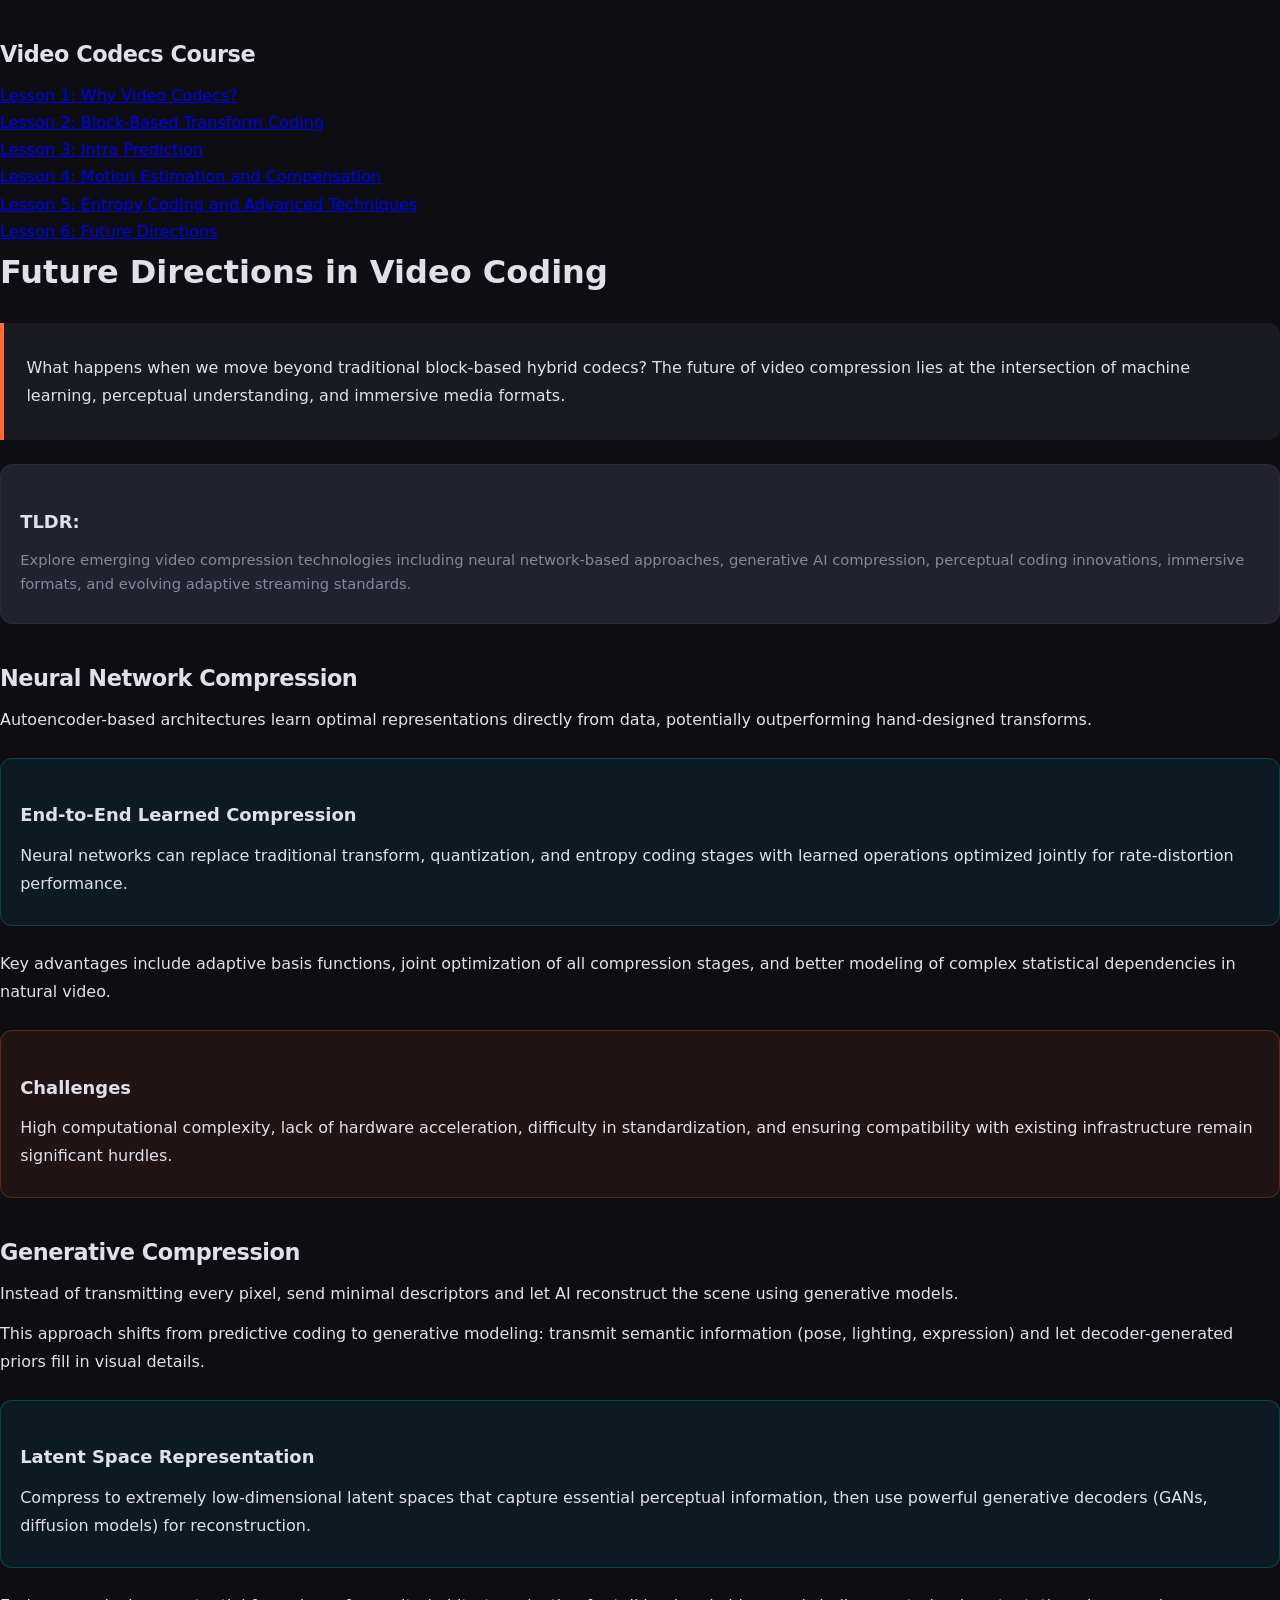
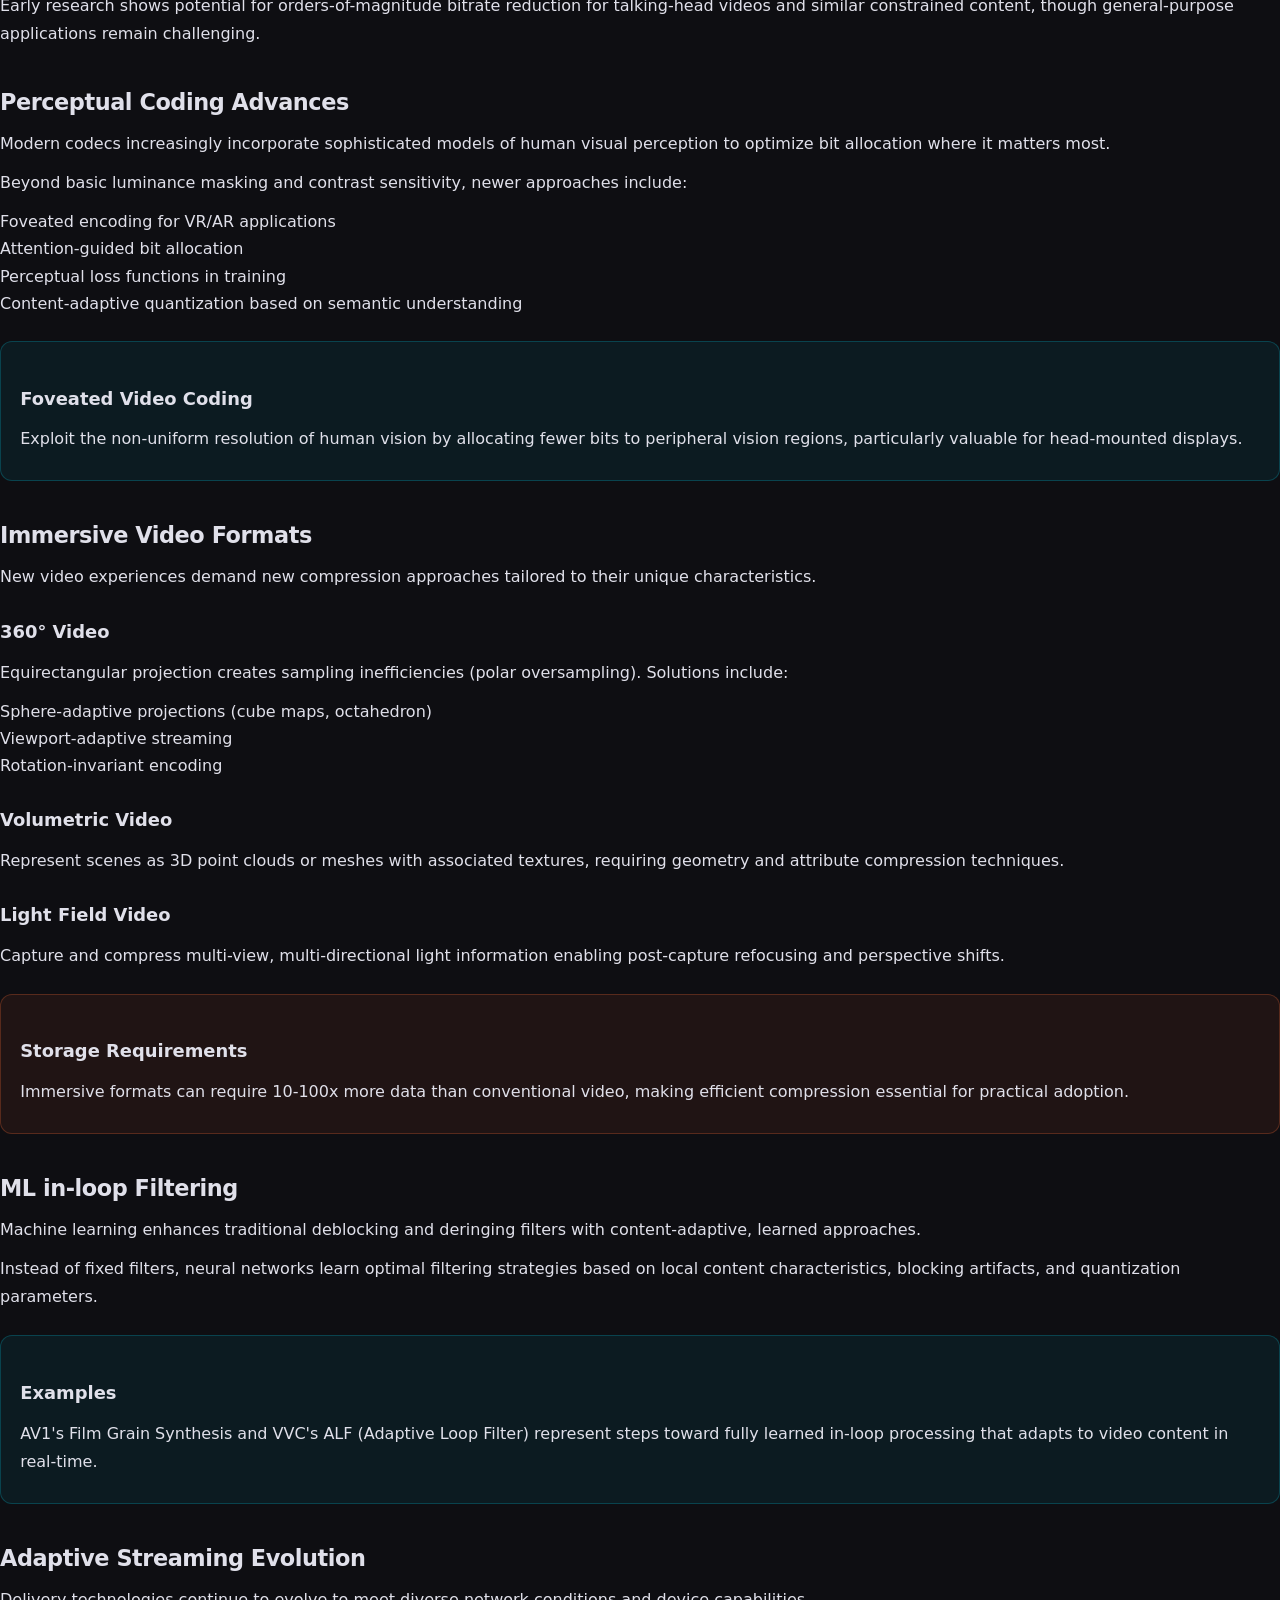
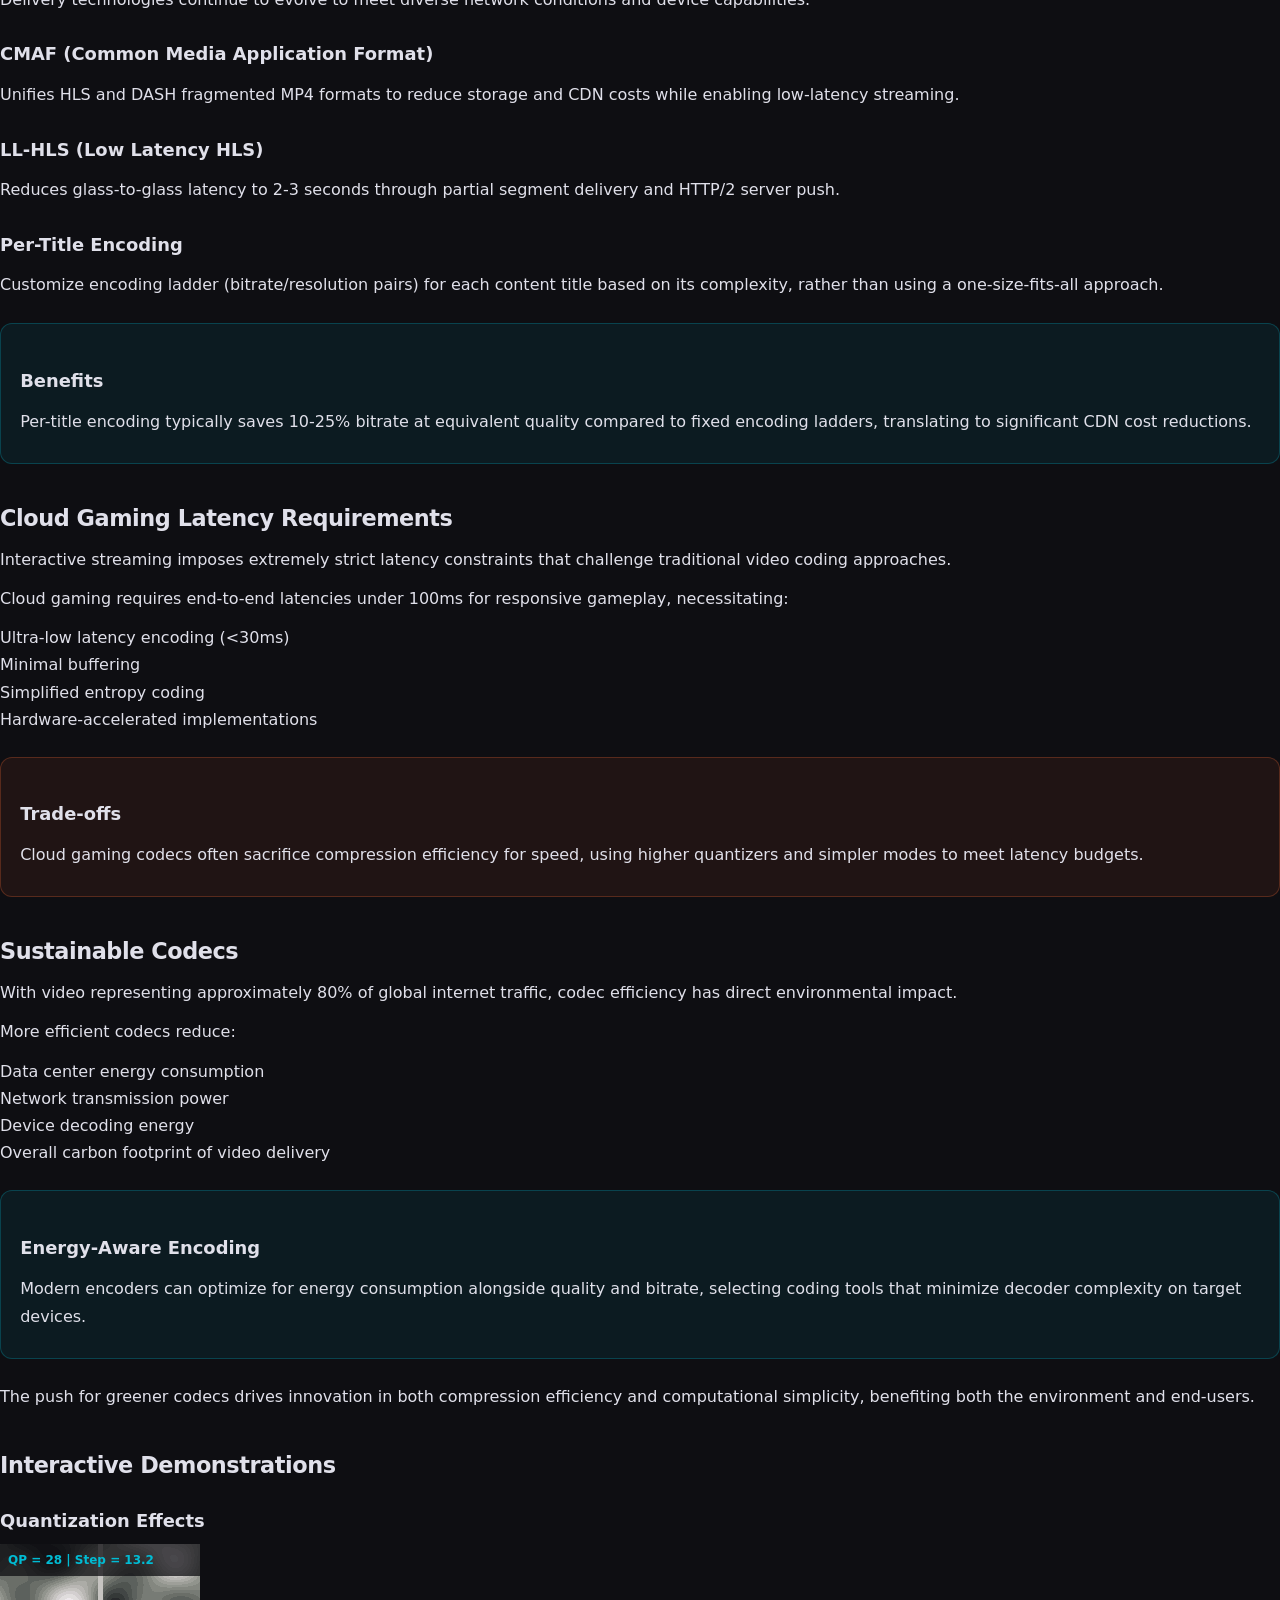
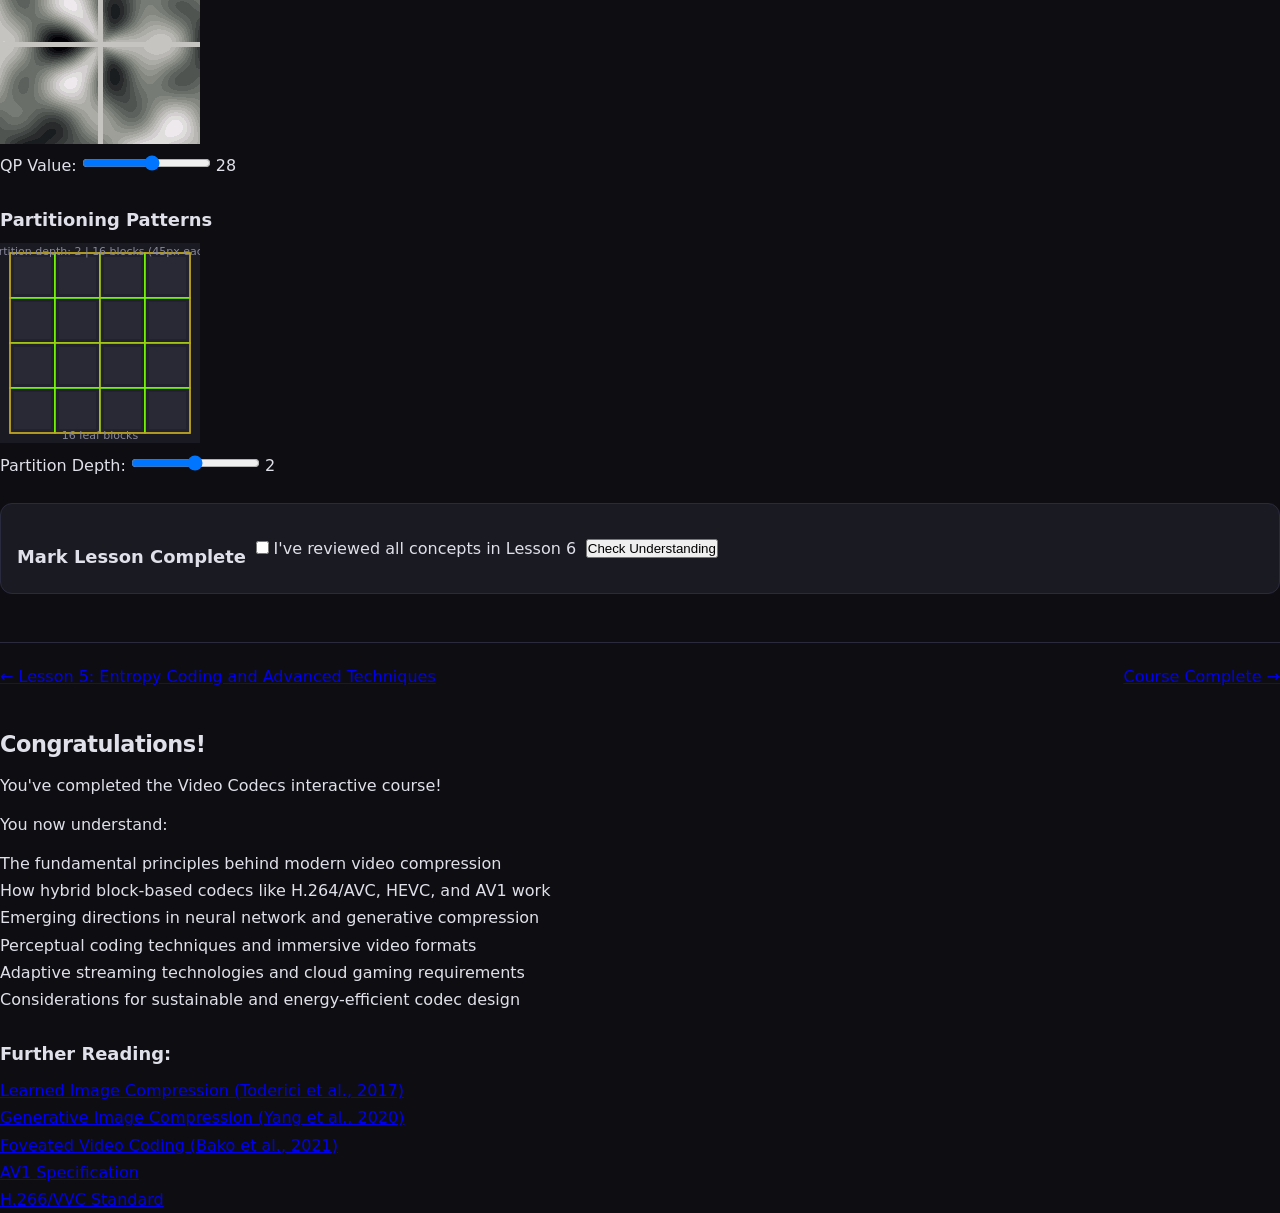
<file: lesson6.html>
<!DOCTYPE html>
<html lang="en">
<head>
    <meta charset="UTF-8">
    <meta name="viewport" content="width=device-width, initial-scale=1.0">
    <title>Video Codecs - Lesson 6: Future Directions</title>
    <link rel="stylesheet" href="assets/style.css">
</head>
<body data-lesson="6">
    <!-- Navigation Drawer -->
    <nav>
        <h2>Video Codecs Course</h2>
        <ul>
            <li><a href="lesson1.html">Lesson 1: Why Video Codecs?</a></li>
            <li><a href="lesson2.html">Lesson 2: Block-Based Transform Coding</a></li>
            <li><a href="lesson3.html">Lesson 3: Intra Prediction</a></li>
            <li><a href="lesson4.html">Lesson 4: Motion Estimation and Compensation</a></li>
            <li><a href="lesson5.html">Lesson 5: Entropy Coding and Advanced Techniques</a></li>
            <li><a href="lesson6.html" class="active">Lesson 6: Future Directions</a></li>
        </ul>
    </nav>

    <!-- Main Content -->
    <main>
        <header>
            <h1>Future Directions in Video Coding</h1>
            <div class="story-hook">
                <p>What happens when we move beyond traditional block-based hybrid codecs? The future of video compression lies at the intersection of machine learning, perceptual understanding, and immersive media formats.</p>
            </div>
            <div class="tldr">
                <h3>TLDR:</h3>
                <p>Explore emerging video compression technologies including neural network-based approaches, generative AI compression, perceptual coding innovations, immersive formats, and evolving adaptive streaming standards.</p>
            </div>
        </header>

        <section>
            <h2>Neural Network Compression</h2>
            <p>Autoencoder-based architectures learn optimal representations directly from data, potentially outperforming hand-designed transforms.</p>
            
            <div class="callout-info">
                <h3>End-to-End Learned Compression</h3>
                <p>Neural networks can replace traditional transform, quantization, and entropy coding stages with learned operations optimized jointly for rate-distortion performance.</p>
            </div>
            
            <p>Key advantages include adaptive basis functions, joint optimization of all compression stages, and better modeling of complex statistical dependencies in natural video.</p>
            
            <div class="callout-warn">
                <h3>Challenges</h3>
                <p>High computational complexity, lack of hardware acceleration, difficulty in standardization, and ensuring compatibility with existing infrastructure remain significant hurdles.</p>
            </div>
        </section>

        <section>
            <h2>Generative Compression</h2>
            <p>Instead of transmitting every pixel, send minimal descriptors and let AI reconstruct the scene using generative models.</p>
            
            <p>This approach shifts from predictive coding to generative modeling: transmit semantic information (pose, lighting, expression) and let decoder-generated priors fill in visual details.</p>
            
            <div class="callout-info">
                <h3>Latent Space Representation</h3>
                <p>Compress to extremely low-dimensional latent spaces that capture essential perceptual information, then use powerful generative decoders (GANs, diffusion models) for reconstruction.</p>
            </div>
            
            <p>Early research shows potential for orders-of-magnitude bitrate reduction for talking-head videos and similar constrained content, though general-purpose applications remain challenging.</p>
        </section>

        <section>
            <h2>Perceptual Coding Advances</h2>
            <p>Modern codecs increasingly incorporate sophisticated models of human visual perception to optimize bit allocation where it matters most.</p>
            
            <p>Beyond basic luminance masking and contrast sensitivity, newer approaches include:</p>
            <ul>
                <li>Foveated encoding for VR/AR applications</li>
                <li>Attention-guided bit allocation</li>
                <li>Perceptual loss functions in training</li>
                <li>Content-adaptive quantization based on semantic understanding</li>
            </ul>
            
            <div class="callout-info">
                <h3>Foveated Video Coding</h3>
                <p>Exploit the non-uniform resolution of human vision by allocating fewer bits to peripheral vision regions, particularly valuable for head-mounted displays.</p>
            </div>
        </section>

        <section>
            <h2>Immersive Video Formats</h2>
            <p>New video experiences demand new compression approaches tailored to their unique characteristics.</p>
            
            <h3>360° Video</h3>
            <p>Equirectangular projection creates sampling inefficiencies (polar oversampling). Solutions include:</p>
            <ul>
                <li>Sphere-adaptive projections (cube maps, octahedron)</li>
                <li>Viewport-adaptive streaming</li>
                <li>Rotation-invariant encoding</li>
            </ul>
            
            <h3>Volumetric Video</h3>
            <p>Represent scenes as 3D point clouds or meshes with associated textures, requiring geometry and attribute compression techniques.</p>
            
            <h3>Light Field Video</h3>
            <p>Capture and compress multi-view, multi-directional light information enabling post-capture refocusing and perspective shifts.</p>
            
            <div class="callout-warn">
                <h3>Storage Requirements</h3>
                <p>Immersive formats can require 10-100x more data than conventional video, making efficient compression essential for practical adoption.</p>
            </div>
        </section>

        <section>
            <h2>ML in-loop Filtering</h2>
            <p>Machine learning enhances traditional deblocking and deringing filters with content-adaptive, learned approaches.</p>
            
            <p>Instead of fixed filters, neural networks learn optimal filtering strategies based on local content characteristics, blocking artifacts, and quantization parameters.</p>
            
            <div class="callout-info">
                <h3>Examples</h3>
                <p>AV1's Film Grain Synthesis and VVC's ALF (Adaptive Loop Filter) represent steps toward fully learned in-loop processing that adapts to video content in real-time.</p>
            </div>
        </section>

        <section>
            <h2>Adaptive Streaming Evolution</h2>
            <p>Delivery technologies continue to evolve to meet diverse network conditions and device capabilities.</p>
            
            <h3>CMAF (Common Media Application Format)</h3>
            <p>Unifies HLS and DASH fragmented MP4 formats to reduce storage and CDN costs while enabling low-latency streaming.</p>
            
            <h3>LL-HLS (Low Latency HLS)</h3>
            <p>Reduces glass-to-glass latency to 2-3 seconds through partial segment delivery and HTTP/2 server push.</p>
            
            <h3>Per-Title Encoding</h3>
            <p>Customize encoding ladder (bitrate/resolution pairs) for each content title based on its complexity, rather than using a one-size-fits-all approach.</p>
            
            <div class="callout-info">
                <h3>Benefits</h3>
                <p>Per-title encoding typically saves 10-25% bitrate at equivalent quality compared to fixed encoding ladders, translating to significant CDN cost reductions.</p>
            </div>
        </section>

        <section>
            <h2>Cloud Gaming Latency Requirements</h2>
            <p>Interactive streaming imposes extremely strict latency constraints that challenge traditional video coding approaches.</p>
            
            <p>Cloud gaming requires end-to-end latencies under 100ms for responsive gameplay, necessitating:</p>
            <ul>
                <li>Ultra-low latency encoding (<30ms)</li>
                <li>Minimal buffering</li>
                <li>Simplified entropy coding</li>
                <li>Hardware-accelerated implementations</li>
            </ul>
            
            <div class="callout-warn">
                <h3>Trade-offs</h3>
                <p>Cloud gaming codecs often sacrifice compression efficiency for speed, using higher quantizers and simpler modes to meet latency budgets.</p>
            </div>
        </section>

        <section>
            <h2>Sustainable Codecs</h2>
            <p>With video representing approximately 80% of global internet traffic, codec efficiency has direct environmental impact.</p>
            
            <p>More efficient codecs reduce:</p>
            <ul>
                <li>Data center energy consumption</li>
                <li>Network transmission power</li>
                <li>Device decoding energy</li>
                <li>Overall carbon footprint of video delivery</li>
            </ul>
            
            <div class="callout-info">
                <h3>Energy-Aware Encoding</h3>
                <p>Modern encoders can optimize for energy consumption alongside quality and bitrate, selecting coding tools that minimize decoder complexity on target devices.</p>
            </div>
            
            <p>The push for greener codecs drives innovation in both compression efficiency and computational simplicity, benefiting both the environment and end-users.</p>
        </section>

        <!-- Widgets -->
        <section>
            <h2>Interactive Demonstrations</h2>
            <div class="demo-grid">
                <div class="demo-widget">
                    <h3>Quantization Effects</h3>
                    <div>
                        <canvas id="quant-canvas" width="200" height="200"></canvas>
                    </div>
                    <div class="slider-container">
                        <label for="qp-slider">QP Value:</label>
                        <input type="range" id="qp-slider" min="0" max="51" value="28">
                        <span id="qp-display">28</span>
                    </div>
                </div>
                
                <div class="demo-widget">
                    <h3>Partitioning Patterns</h3>
                    <div>
                        <canvas id="partition-canvas" width="200" height="200"></canvas>
                    </div>
                    <div class="slider-container">
                        <label for="depth-slider">Partition Depth:</label>
                        <input type="range" id="depth-slider" min="0" max="4" value="2">
                        <span id="depth-display">2</span>
                    </div>
                </div>
            </div>
        </section>

        <!-- Completion Box -->
        <div class="completion-box">
            <h3>Mark Lesson Complete</h3>
            <p><input type="checkbox" id="lesson6-complete"> I've reviewed all concepts in Lesson 6</p>
            <button id="lesson6-check">Check Understanding</button>
            <p id="lesson6-message"></p>
        </div>
    </main>

    <!-- Bottom Navigation -->
    <div class="lesson-nav-bottom">
        <a href="lesson5.html">← Lesson 5: Entropy Coding and Advanced Techniques</a>
        <a href="#" onclick="alert('Congratulations! You have completed the Video Codecs course!'); return false;">Course Complete →</a>
    </div>

    <!-- Course Complete Section -->
    <section class="course-complete">
        <h2>Congratulations!</h2>
        <p>You've completed the Video Codecs interactive course!</p>
        <p>You now understand:</p>
        <ul>
            <li>The fundamental principles behind modern video compression</li>
            <li>How hybrid block-based codecs like H.264/AVC, HEVC, and AV1 work</li>
            <li>Emerging directions in neural network and generative compression</li>
            <li>Perceptual coding techniques and immersive video formats</li>
            <li>Adaptive streaming technologies and cloud gaming requirements</li>
            <li>Considerations for sustainable and energy-efficient codec design</li>
        </ul>
        
        <h3>Further Reading:</h3>
        <ul>
            <li><a href="https://arxiv.org/abs/2001.02267" target="_blank">Learned Image Compression (Toderici et al., 2017)</a></li>
            <li><a href="https://arxiv.org/abs/2002.01196" target="_blank">Generative Image Compression (Yang et al., 2020)</a></li>
            <li><a href="https://arxiv.org/abs/2103.03827" target="_blank">Foveated Video Coding (Bako et al., 2021)</a></li>
            <li><a href="https://aomediacodec.github.io/av1-spec/" target="_blank">AV1 Specification</a></li>
            <li><a href="https://www.itu.int/rec/T-REC-H.266" target="_blank">H.266/VVC Standard</a></li>
        </ul>
    </section>

    <script src="assets/nav.js"></script>
    <script src="assets/codec-demo.js"></script>
    <script>
        // Initialize widgets for this lesson
        document.addEventListener('DOMContentLoaded', function() {
            // Initialize quantization demo
            if (typeof QuantDemo !== 'undefined') {
                QuantDemo.init('quant-canvas', 'qp-slider', 'qp-display');
            }
            
            // Initialize partition demo
            if (typeof PartitionDemo !== 'undefined') {
                PartitionDemo.init('partition-canvas', 'depth-slider', 'depth-display');
            }
            
            // Lesson completion checking
            const completeCheckbox = document.getElementById('lesson6-complete');
            const checkButton = document.getElementById('lesson6-check');
            const messageElement = document.getElementById('lesson6-message');
            
            checkButton.addEventListener('click', function() {
                if (completeCheckbox.checked) {
                    messageElement.textContent = 'Great job completing Lesson 6! You now understand the future directions of video coding technology.';
                    messageElement.style.color = '#28a745';
                    
                    // Mark as completed in localStorage
                    localStorage.setItem('lesson6Completed', 'true');
                    
                    // Check if all lessons are complete
                    const allComplete = [
                        'lesson1Completed',
                        'lesson2Completed', 
                        'lesson3Completed',
                        'lesson4Completed',
                        'lesson5Completed',
                        'lesson6Completed'
                    ].every(lesson => localStorage.getItem(lesson) === 'true');
                    
                    if (allComplete) {
                        setTimeout(() => {
                            alert('Congratulations! You have completed all lessons in the Video Codecs course!');
                        }, 500);
                    }
                } else {
                    messageElement.textContent = 'Please check the box to mark this lesson as complete.';
                    messageElement.style.color = '#dc3545';
                }
            });
            
            // Restore completion state
            if (localStorage.getItem('lesson6Completed') === 'true') {
                completeCheckbox.checked = true;
                messageElement.textContent = 'Lesson 6 marked as complete.';
                messageElement.style.color = '#28a745';
            }
        });
    </script>
</body>
</html>
</file>
<file: assets/style.css>
/* === Video Codecs: From Why to Wow === */
/* PerThirtySix-inspired dark theme, mobile-first */

:root {
  --bg: #0e0e12;
  --bg-card: #1a1a22;
  --bg-accent: #22222e;
  --text: #e0e0ea;
  --text-muted: #88889c;
  --accent: #ff6b35;
  --accent-glow: rgba(255, 107, 53, 0.2);
  --accent2: #00bcd4;
  --accent3: #76ff03;
  --border: #2a2a3e;
  --danger: #ff1744;
  --success: #69f0ae;
  --radius: 12px;
  --radius-sm: 8px;
  --font: -apple-system, BlinkMacSystemFont, 'Segoe UI', system-ui, sans-serif;
  --font-mono: 'SF Mono', 'Fira Code', 'JetBrains Mono', monospace;
  --max-width: 760px;
  --shadow: 0 2px 16px rgba(0,0,0,0.4);
  --transition: 0.25s ease;
}

* { margin: 0; padding: 0; box-sizing: border-box; }

html { scroll-behavior: smooth; }

body {
  font-family: var(--font);
  background: var(--bg);
  color: var(--text);
  line-height: 1.7;
  -webkit-font-smoothing: antialiased;
  overflow-x: hidden;
}

/* === Navigation === */
.top-nav {
  position: sticky; top: 0; z-index: 100;
  background: var(--bg);
  border-bottom: 1px solid var(--border);
  padding: 0 1rem;
  display: flex;
  align-items: center;
  justify-content: space-between;
  min-height: 52px;
  backdrop-filter: blur(16px);
  -webkit-backdrop-filter: blur(16px);
}

.nav-brand {
  font-size: 1rem;
  font-weight: 700;
  letter-spacing: -0.02em;
  cursor: pointer;
  display: flex;
  align-items: center;
  gap: 0.4rem;
  color: var(--text);
  text-decoration: none;
}
.nav-brand .emoji { font-size: 1.2rem; }

.nav-lesson {
  font-size: 0.78rem;
  color: var(--text-muted);
  display: none;
}
@media (min-width: 500px) { .nav-lesson { display: block; } }

.menu-btn {
  background: none; border: none; color: var(--text);
  font-size: 1.4rem; cursor: pointer; padding: 0.3rem;
  line-height: 1;
}

/* Slide-out lesson drawer */
.lesson-drawer {
  position: fixed; top: 0; right: 0; z-index: 200;
  width: 300px; max-width: 85vw; height: 100dvh;
  background: var(--bg-card);
  border-left: 1px solid var(--border);
  transform: translateX(100%);
  transition: transform var(--transition);
  padding: 1.2rem;
  overflow-y: auto;
  box-shadow: var(--shadow);
}
.lesson-drawer.open { transform: translateX(0); }

.drawer-overlay {
  position: fixed; inset: 0; z-index: 199;
  background: rgba(0,0,0,0.5);
  display: none;
}
.drawer-overlay.active { display: block; }

.drawer-header {
  display: flex; justify-content: space-between; align-items: center;
  margin-bottom: 1.2rem;
}
.drawer-header h3 { font-size: 1.05rem; font-weight: 600; }
.drawer-close {
  background: none; border: none; color: var(--text); font-size: 1.4rem;
  cursor: pointer;
}
.drawer-progress-text {
  font-size: 0.78rem;
  color: var(--text-muted);
  margin-bottom: 0.8rem;
}

.lesson-list {
  list-style: none;
  display: flex;
  flex-direction: column;
  gap: 2px;
}
.lesson-list li a {
  display: flex; align-items: center; gap: 0.6rem;
  padding: 0.7rem 0.8rem;
  border-radius: var(--radius-sm);
  color: var(--text-muted);
  text-decoration: none;
  font-size: 0.88rem;
  transition: all var(--transition);
}
.lesson-list li a:hover, .lesson-list li a.active {
  color: var(--text); background: var(--bg-accent);
}
.lesson-list li a.active {
  border-left: 3px solid var(--accent);
  padding-left: calc(0.8rem - 3px);
  font-weight: 600;
}
.lesson-num {
  font-size: 0.67rem;
  font-weight: 700;
  color: var(--accent);
  width: 1.4rem;
  text-align: center;
  font-family: var(--font-mono);
}
.lesson-check {
  margin-left: auto;
  font-size: 0.8rem;
  opacity: 0;
  transition: opacity var(--transition);
}
.lesson-check.done { opacity: 1; }

/* === Main content === */
.container {
  max-width: var(--max-width);
  margin: 0 auto;
  padding: 2rem 1.2rem 4rem;
}

.lesson-header {
  margin-bottom: 2rem;
  padding-bottom: 1rem;
  border-bottom: 1px solid var(--border);
}

.lesson-meta {
  font-size: 0.73rem;
  color: var(--text-muted);
  text-transform: uppercase;
  letter-spacing: 0.06em;
  font-weight: 600;
  margin-bottom: 0.4rem;
}

.lesson-header h1 {
  font-size: 2rem;
  font-weight: 800;
  letter-spacing: -0.03em;
  line-height: 1.2;
  margin-bottom: 0.5rem;
}

.lesson-subtitle {
  font-size: 1rem;
  color: var(--text-muted);
  line-height: 1.5;
}

/* Story hook */
.story-hook {
  background: var(--bg-card);
  border-left: 4px solid var(--accent);
  padding: 1.2rem 1.4rem;
  border-radius: 0 var(--radius) var(--radius) 0;
  margin: 1.5rem 0;
  font-size: 1.05rem;
  color: var(--text);
  font-style: normal;
  line-height: 1.6;
}
.story-hook em { color: var(--accent2); font-style: normal; }

/* TL;DR box */
.tldr {
  background: var(--bg-accent);
  border: 1px solid var(--border);
  border-radius: var(--radius);
  padding: 1rem 1.2rem;
  margin: 1.5rem 0;
}
.tldr-label {
  font-size: 0.7rem;
  text-transform: uppercase;
  letter-spacing: 0.08em;
  font-weight: 700;
  color: var(--accent);
  margin-bottom: 0.3rem;
}
.tldr p { font-size: 0.92rem; color: var(--text-muted); line-height: 1.6; }

/* Section headers */
h2 {
  font-size: 1.4rem;
  font-weight: 700;
  margin: 2.5rem 0 0.8rem;
  letter-spacing: -0.02em;
  line-height: 1.3;
  color: var(--text);
}

h3 {
  font-size: 1.12rem;
  font-weight: 650;
  margin: 1.6rem 0 0.5rem;
  color: var(--text);
}

h4 {
  font-size: 1rem;
  font-weight: 600;
  margin: 1.2rem 0 0.4rem;
  color: var(--text);
}

p {
  margin: 0.7rem 0;
  font-size: 1rem;
  line-height: 1.75;
  color: var(--text);
}

/* Inline emphasis */
.key-term {
  color: var(--accent2);
  font-weight: 600;
}

.code-ref {
  font-family: var(--font-mono);
  background: var(--bg-accent);
  padding: 0.1em 0.4em;
  border-radius: 4px;
  font-size: 0.9em;
}

/* Lists */
.content-list {
  list-style: none;
  padding: 0;
  margin: 0.8rem 0;
}
.content-list li {
  padding: 0.3rem 0;
  padding-left: 1.2rem;
  position: relative;
  font-size: 0.95rem;
}
.content-list li::before {
  content: '→';
  position: absolute; left: 0;
  color: var(--accent3);
  font-weight: 700;
}

/* Ordered list */
ol.content-list {
  counter-reset: step-counter;
}
ol.content-list li {
  counter-increment: step-counter;
  padding-left: 1.8rem;
}
ol.content-list li::before {
  content: counter(step-counter) '.';
  position: absolute; left: 0;
  color: var(--accent);
  font-weight: 700;
  font-family: var(--font-mono);
}

/* Step numbers (inline) */
.step {
  display: flex; align-items: baseline; gap: 0.4rem;
  margin: 0.3rem 0;
}
.step-num {
  font-family: var(--font-mono);
  font-size: 0.8rem;
  color: var(--accent);
  font-weight: 700;
  min-width: 1.2rem;
}

/* === Interactive Widgets === */
.widget {
  background: var(--bg-card);
  border: 1px solid var(--border);
  border-radius: var(--radius);
  margin: 1.5rem 0;
  overflow: hidden;
  box-shadow: var(--shadow);
}

.widget-header {
  padding: 0.7rem 1rem;
  font-size: 0.75rem;
  font-weight: 600;
  text-transform: uppercase;
  letter-spacing: 0.05em;
  color: var(--text-muted);
  background: var(--bg-accent);
  border-bottom: 1px solid var(--border);
}

.widget-body {
  padding: 1rem;
}

.widget canvas {
  display: block;
  width: 100%;
  touch-action: manipulation;
  margin: 0 auto;
}

.widget-controls {
  display: flex;
  flex-wrap: wrap;
  gap: 0.6rem;
  margin-top: 0.8rem;
  align-items: center;
}

.widget-controls label {
  font-size: 0.8rem;
  color: var(--text-muted);
  display: flex;
  align-items: center;
  gap: 0.3rem;
}

.widget-controls select {
  background: var(--bg-accent);
  color: var(--text);
  border: 1px solid var(--border);
  border-radius: var(--radius-sm);
  padding: 0.35rem 0.6rem;
  font-size: 0.85rem;
  font-family: var(--font);
  max-width: 180px;
}

.widget-controls input[type="range"] {
  -webkit-appearance: none;
  appearance: none;
  width: 120px;
  height: 4px;
  background: var(--border);
  border-radius: 2px;
  outline: none;
  cursor: pointer;
}
.widget-controls input[type="range"]::-webkit-slider-thumb {
  -webkit-appearance: none;
  appearance: none;
  width: 16px;
  height: 16px;
  border-radius: 50%;
  background: var(--accent);
  cursor: pointer;
  border: 2px solid var(--bg-card);
}
.widget-controls input[type="range"]::-moz-range-thumb {
  width: 16px;
  height: 16px;
  border-radius: 50%;
  background: var(--accent);
  cursor: pointer;
  border: 2px solid var(--bg-card);
}

.widget-controls button {
  background: var(--accent);
  color: #fff;
  border: none;
  border-radius: var(--radius-sm);
  padding: 0.4rem 0.9rem;
  font-size: 0.85rem;
  font-weight: 600;
  cursor: pointer;
  font-family: var(--font);
  transition: background var(--transition);
  white-space: nowrap;
}
.widget-controls button:hover { background: #e55a28; }
.widget-controls button:active { background: #cc4d20; }

.widget-controls .value-display {
  font-family: var(--font-mono);
  font-size: 0.85rem;
  color: var(--accent2);
  min-width: 1.5rem;
  text-align: center;
}

.widget-desc {
  font-size: 0.82rem;
  color: var(--text-muted);
  line-height: 1.5;
  margin: 0.6rem 0 0;
}

/* === Callout boxes === */
.callout {
  background: var(--bg-accent);
  border: 1px solid var(--border);
  border-radius: var(--radius);
  padding: 1rem 1.2rem;
  margin: 1.5rem 0;
  font-size: 0.92rem;
}
.callout strong { color: var(--accent); }

.callout-info {
  background: rgba(0, 188, 212, 0.08);
  border: 1px solid rgba(0, 188, 212, 0.25);
  border-radius: var(--radius);
  padding: 1rem 1.2rem;
  margin: 1.5rem 0;
  font-size: 0.92rem;
}
.callout-info strong { color: var(--accent2); }

.callout-warn {
  background: rgba(255, 107, 53, 0.08);
  border: 1px solid rgba(255, 107, 53, 0.25);
  border-radius: var(--radius);
  padding: 1rem 1.2rem;
  margin: 1.5rem 0;
  font-size: 0.92rem;
}
.callout-warn strong { color: var(--accent); }

.experiment-callout {
  background: var(--bg-card);
  border: 1px dashed var(--accent);
  border-radius: var(--radius);
  padding: 0.9rem 1.1rem;
  margin: 1.5rem 0;
  font-size: 0.88rem;
  color: var(--text-muted);
}
.experiment-callout::before {
  content: '🖥️ Try it: ';
  font-weight: 600;
  color: var(--accent3);
}

/* === Bottom navigation === */
.lesson-nav-bottom {
  display: flex;
  justify-content: space-between;
  margin-top: 3rem;
  padding-top: 1.2rem;
  border-top: 1px solid var(--border);
  gap: 1rem;
}

.nav-btn {
  padding: 0.6rem 1rem;
  border: 1px solid var(--border);
  border-radius: var(--radius-sm);
  color: var(--text);
  text-decoration: none;
  font-size: 0.88rem;
  font-weight: 500;
  transition: all var(--transition);
  display: flex; align-items: center; gap: 0.3rem;
}
.nav-btn:hover { border-color: var(--accent); background: var(--bg-accent); }
.nav-btn.next { margin-left: auto; background: var(--accent); border-color: var(--accent); color: #fff; font-weight: 600; }
.nav-btn.prev { margin-right: auto; }

/* Completion checkbox style */
.completion-box {
  display: flex; align-items: center; gap: 0.6rem;
  padding: 0.8rem 1rem;
  background: var(--bg-card);
  border: 1px solid var(--border);
  border-radius: var(--radius);
  margin-top: 1.5rem;
  cursor: pointer;
  font-size: 0.88rem;
  color: var(--text-muted);
  transition: all var(--transition);
  user-select: none;
}
.completion-box:hover { border-color: var(--accent); }
.completion-box.checked {
  border-color: var(--success);
  color: var(--success);
}
.completion-box .check-icon {
  font-size: 1.1rem;
  width: 1.4rem;
  text-align: center;
}
.completion-box .check-text { flex: 1; }

/* Progress bar under nav */
.progress-bar {
  height: 2px;
  background: var(--border);
  border-radius: 2px;
  margin-top: 0.5rem;
  overflow: hidden;
}
.progress-bar-fill {
  height: 100%;
  background: var(--accent);
  border-radius: 2px;
  transition: width 0.5s ease;
}

/* Animations */
.fade-in {
  animation: fadeIn 0.6s ease both;
}
@keyframes fadeIn {
  from { opacity: 0; transform: translateY(12px); }
  to { opacity: 1; transform: translateY(0); }
}

/* Tables */
.table-wrap {
  overflow-x: auto;
  margin: 1rem 0;
}
table {
  width: 100%;
  border-collapse: collapse;
  font-size: 0.88rem;
}
table th {
  text-align: left;
  padding: 0.5rem 0.7rem;
  font-size: 0.72rem;
  text-transform: uppercase;
  letter-spacing: 0.05em;
  color: var(--text-muted);
  border-bottom: 1px solid var(--border);
  background: var(--bg-accent);
  white-space: nowrap;
}
table td {
  padding: 0.5rem 0.7rem;
  border-bottom: 1px solid var(--border);
}
table tr:hover td { background: var(--bg-accent); }

/* Code / formula */
.formula {
  font-family: var(--font-mono);
  font-size: 0.85rem;
  background: var(--bg-accent);
  padding: 0.6rem 0.8rem;
  border-radius: var(--radius-sm);
  display: block;
  letter-spacing: 0.02em;
  overflow-x: auto;
  margin: 0.8rem 0;
  line-height: 1.5;
  text-align: center;
}

.formula-block {
  font-family: var(--font-mono);
  font-size: 0.83rem;
  background: var(--bg-accent);
  padding: 0.8rem 1rem;
  border-radius: var(--radius-sm);
  display: block;
  letter-spacing: 0.02em;
  overflow-x: auto;
  margin: 0.8rem 0;
  line-height: 1.6;
}

/* Code block */
.code-block {
  font-family: var(--font-mono);
  font-size: 0.8rem;
  background: #111118;
  padding: 0.8rem 1rem;
  border-radius: var(--radius-sm);
  display: block;
  overflow-x: auto;
  margin: 0.8rem 0;
  line-height: 1.5;
  border: 1px solid var(--border);
}

/* Comparison cards */
.comparison-grid {
  display: grid;
  grid-template-columns: repeat(auto-fit, minmax(200px, 1fr));
  gap: 0.8rem;
  margin: 1.2rem 0;
}
.comparison-card {
  background: var(--bg-card);
  border: 1px solid var(--border);
  border-radius: var(--radius-sm);
  padding: 0.8rem;
}
.comparison-card h4 {
  margin: 0 0 0.3rem;
  font-size: 0.95rem;
}
.comparison-card p {
  font-size: 0.82rem;
  color: var(--text-muted);
  margin: 0;
}

/* Two-column for desktop */
@media (min-width: 600px) {
  .two-col {
    display: grid;
    grid-template-columns: 1fr 1fr;
    gap: 1rem;
  }
}

/* Responsive */
@media (max-width: 500px) {
  .lesson-header h1 { font-size: 1.55rem; }
  h2 { font-size: 1.2rem; }
  .story-hook { font-size: 0.95rem; padding: 1rem 1.1rem; }
  .widget-controls { flex-direction: column; align-items: flex-start; }
  .widget-controls input[type="range"] { width: 100%; }
  .comparison-grid { grid-template-columns: 1fr; }
}
</file>
